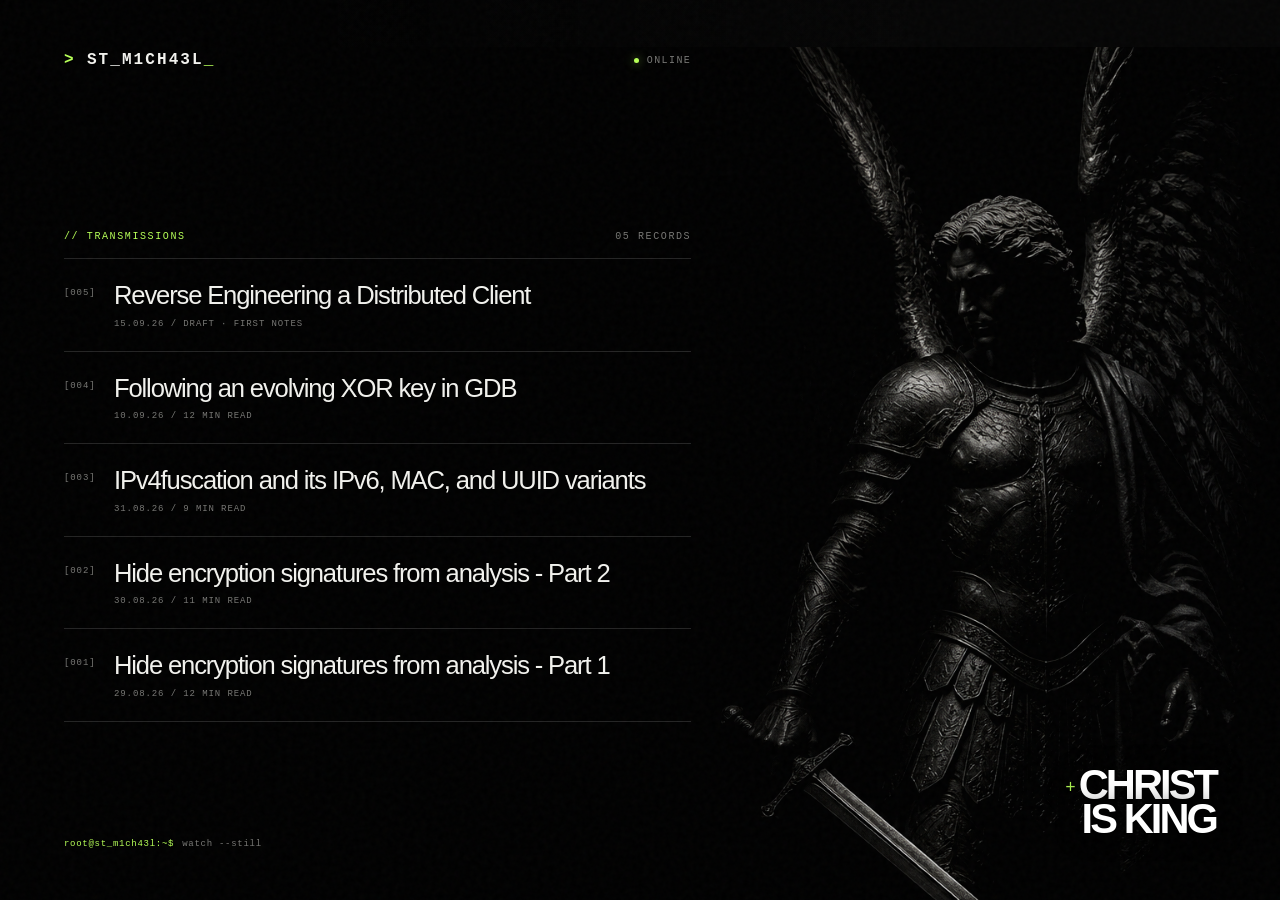
<file: index.html>
<!doctype html>
<html lang="en">
  <head>
    <meta charset="UTF-8" />
    <meta name="viewport" content="width=device-width, initial-scale=1.0" />
    <meta
      name="description"
      content="ST_M1CH43L — field notes on faith, systems, and the machine."
    />
    <meta name="theme-color" content="#050505" />
    <meta property="og:title" content="ST_M1CH43L" />
    <meta
      property="og:description"
      content="Field notes on faith, systems, and the machine."
    />
    <meta property="og:type" content="website" />
    <meta property="og:image" content="assets/st-michael.png" />
    <title>ST_M1CH43L</title>
    <link rel="icon" href="assets/favicon.svg" type="image/svg+xml" />
    <link rel="stylesheet" href="styles.css" />
  </head>
  <body>
    <div class="background" aria-hidden="true"></div>
    <div class="noise" aria-hidden="true"></div>

    <main class="shell">
      <header class="site-header">
        <a class="wordmark" href="./" aria-label="ST M1CH43L home">
          <span class="prompt" aria-hidden="true">&gt;</span>
          ST_M1CH43L<span class="cursor" aria-hidden="true">_</span>
        </a>
        <span class="status"><i aria-hidden="true"></i> online</span>
      </header>

      <section class="entries" aria-labelledby="entries-title">
        <div class="section-label">
          <span id="entries-title">// transmissions</span>
          <span>05 records</span>
        </div>

        <nav class="entry-list" aria-label="Blog entries">
          <a class="entry" href="posts/reversing-a-private-client-without-the-name.html">
            <span class="entry-index">[005]</span>
            <span class="entry-copy">
              <span class="entry-title">Reverse Engineering a Distributed Client</span>
              <span class="entry-meta">15.09.26 / draft · first notes</span>
            </span>
            <span class="entry-arrow" aria-hidden="true">↗</span>
          </a>

          <a class="entry" href="posts/following-an-evolving-xor-key-in-gdb.html">
            <span class="entry-index">[004]</span>
            <span class="entry-copy">
              <span class="entry-title">Following an evolving XOR key in GDB</span>
              <span class="entry-meta">10.09.26 / 12 min read</span>
            </span>
            <span class="entry-arrow" aria-hidden="true">↗</span>
          </a>

          <a class="entry" href="posts/ipv4fuscation-ipv6-mac-uuid.html">
            <span class="entry-index">[003]</span>
            <span class="entry-copy">
              <span class="entry-title">IPv4fuscation and its IPv6, MAC, and UUID variants</span>
              <span class="entry-meta">31.08.26 / 9 min read</span>
            </span>
            <span class="entry-arrow" aria-hidden="true">↗</span>
          </a>

          <a class="entry" href="posts/hide-encryption-signatures-from-analysis-part-2.html">
            <span class="entry-index">[002]</span>
            <span class="entry-copy">
              <span class="entry-title">Hide encryption signatures from analysis - Part 2</span>
              <span class="entry-meta">30.08.26 / 11 min read</span>
            </span>
            <span class="entry-arrow" aria-hidden="true">↗</span>
          </a>

          <a class="entry" href="posts/hide-encryption-signatures-from-analysis.html">
            <span class="entry-index">[001]</span>
            <span class="entry-copy">
              <span class="entry-title">Hide encryption signatures from analysis - Part 1</span>
              <span class="entry-meta">29.08.26 / 12 min read</span>
            </span>
            <span class="entry-arrow" aria-hidden="true">↗</span>
          </a>
        </nav>
      </section>

      <footer class="footer-line">
        <span>root@st_m1ch43l:~$</span>
        <span class="footer-command">watch --still</span>
      </footer>
    </main>

    <p class="creed" aria-label="Christ is king">
      <span>Christ</span>
      <span>is king</span>
    </p>
  </body>
</html>
</file>
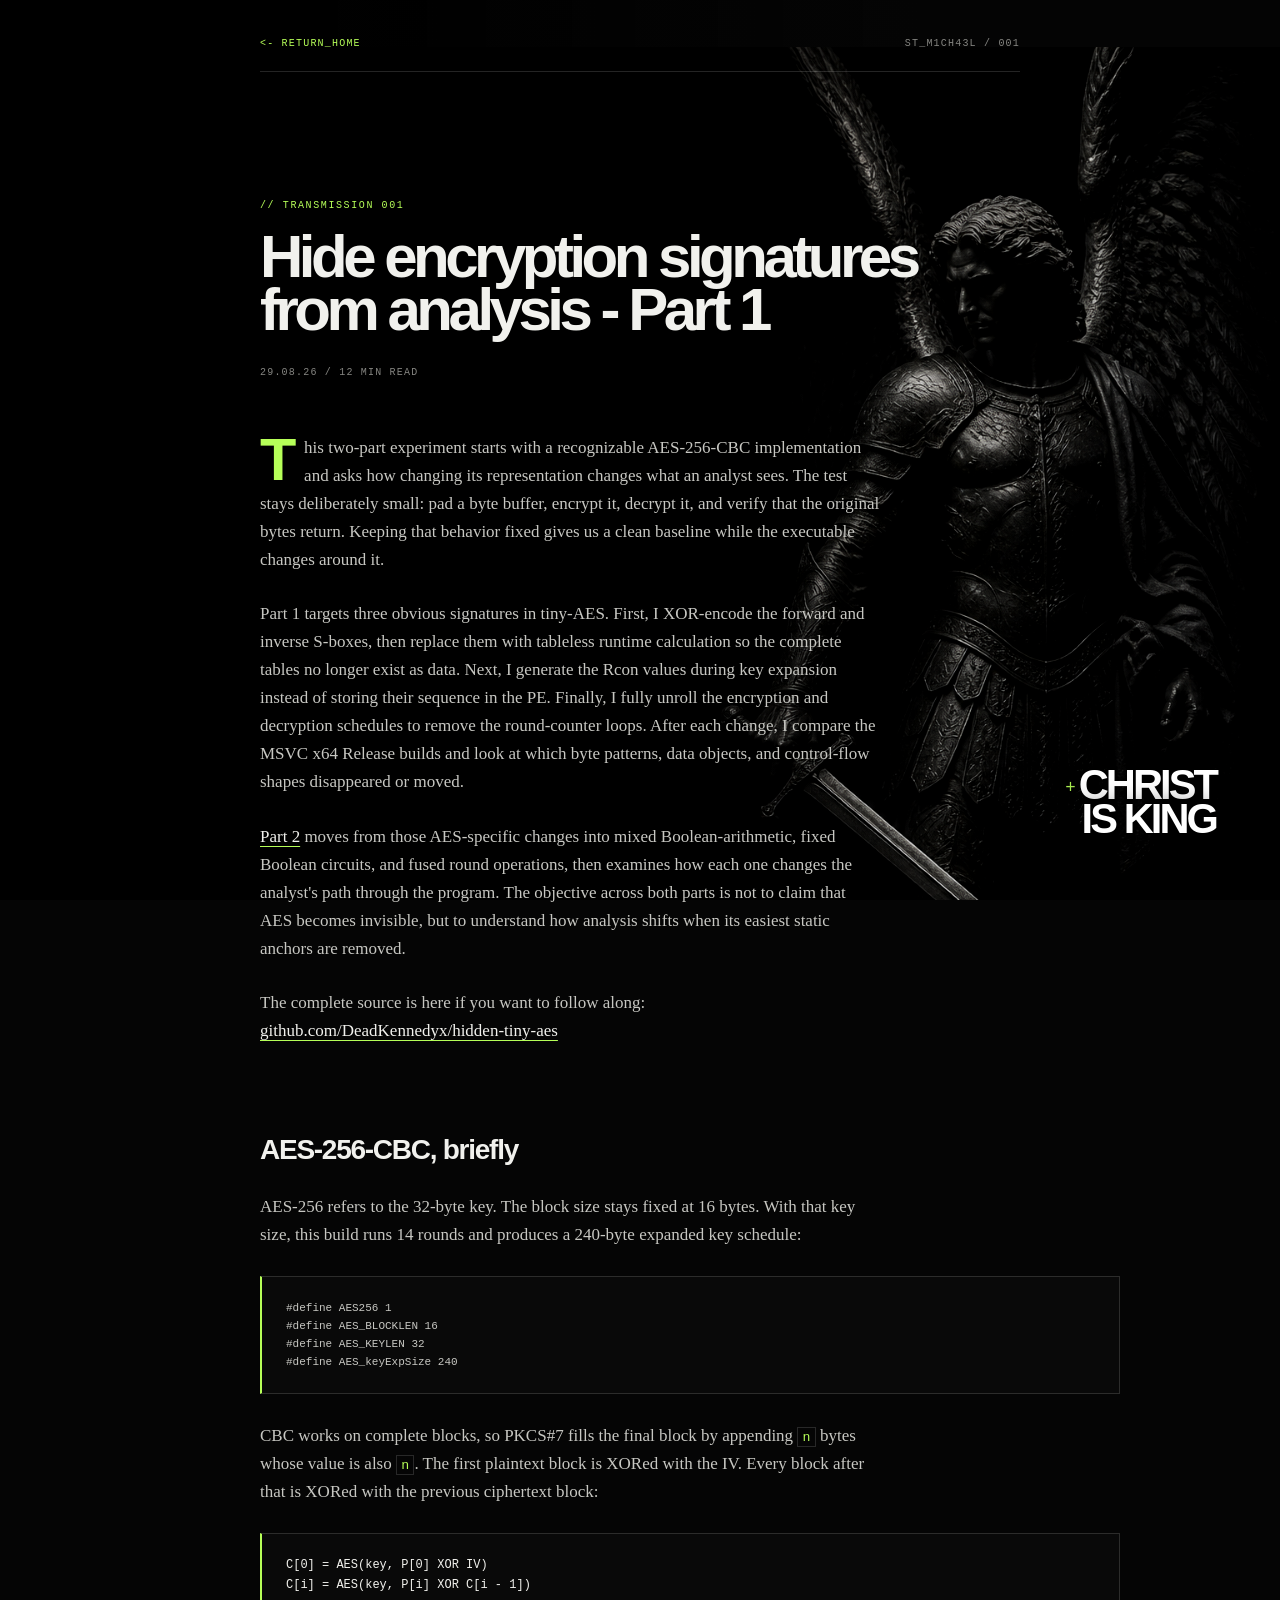
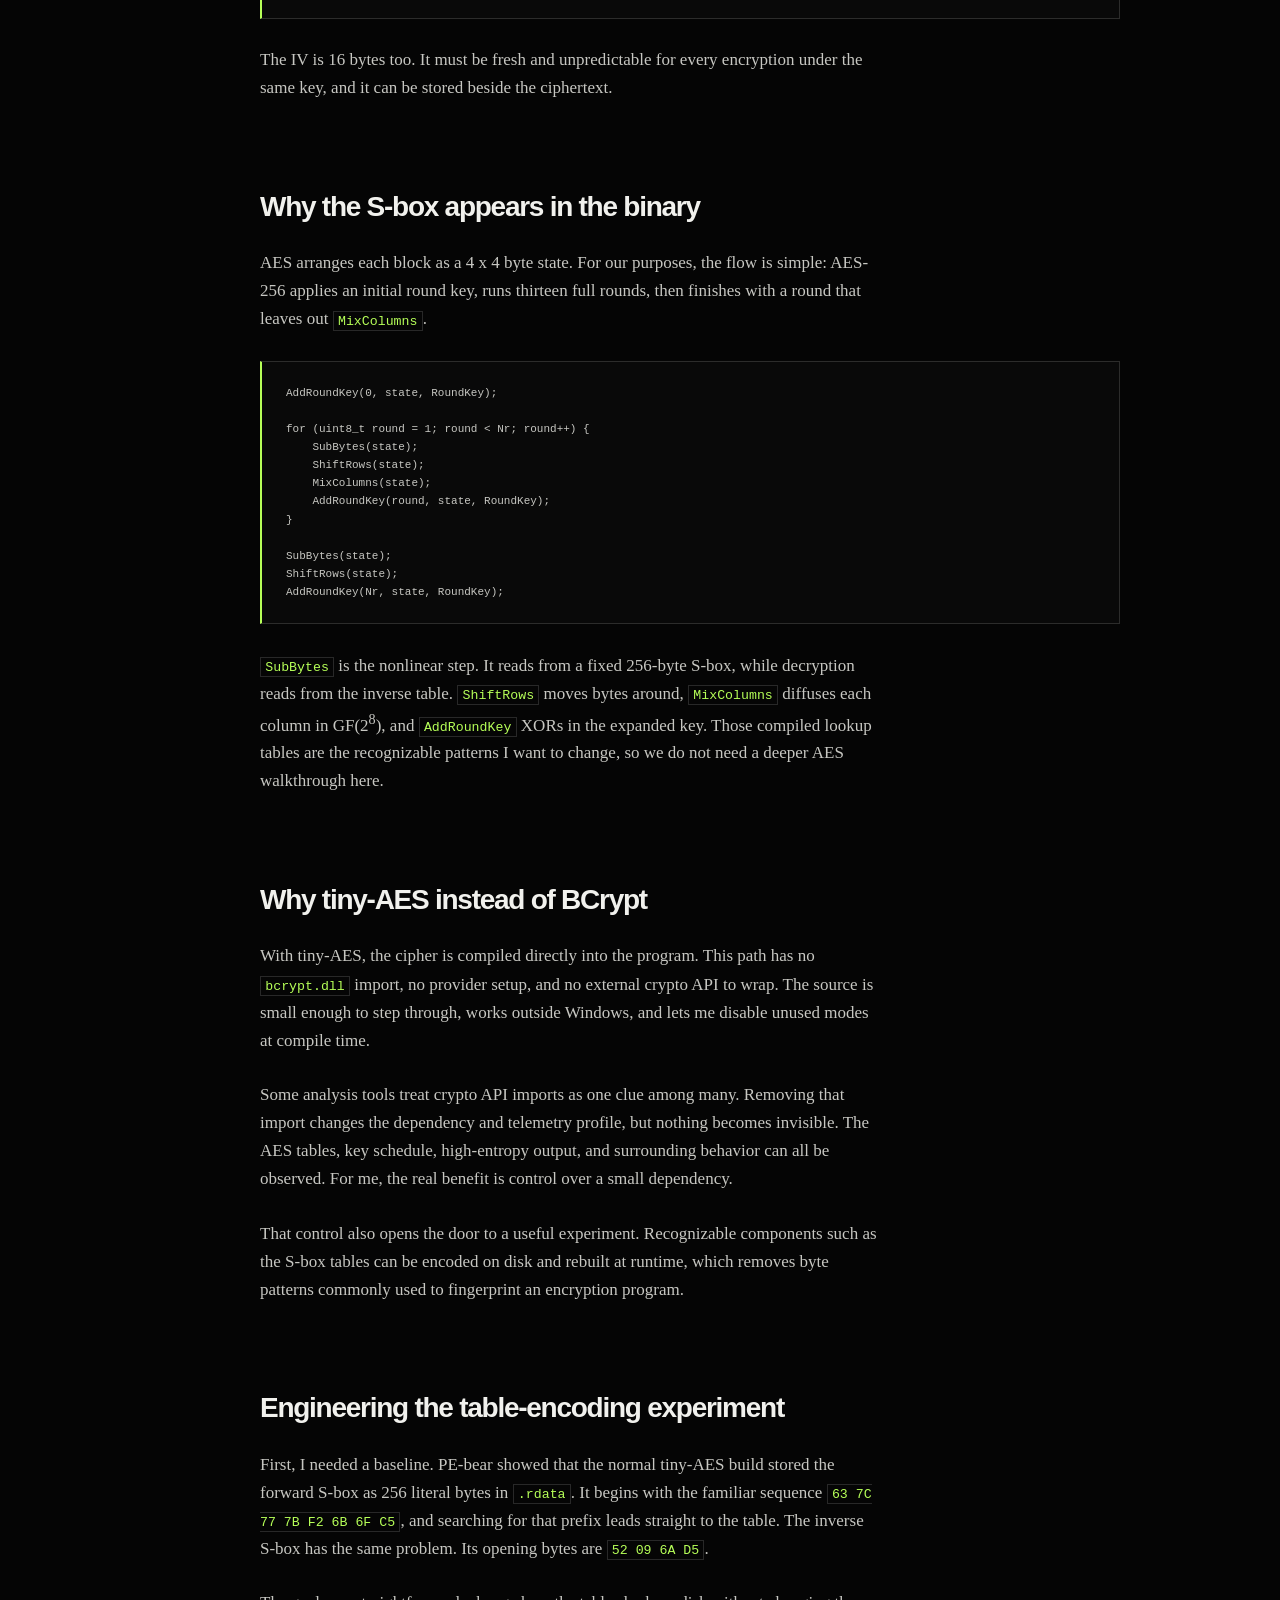
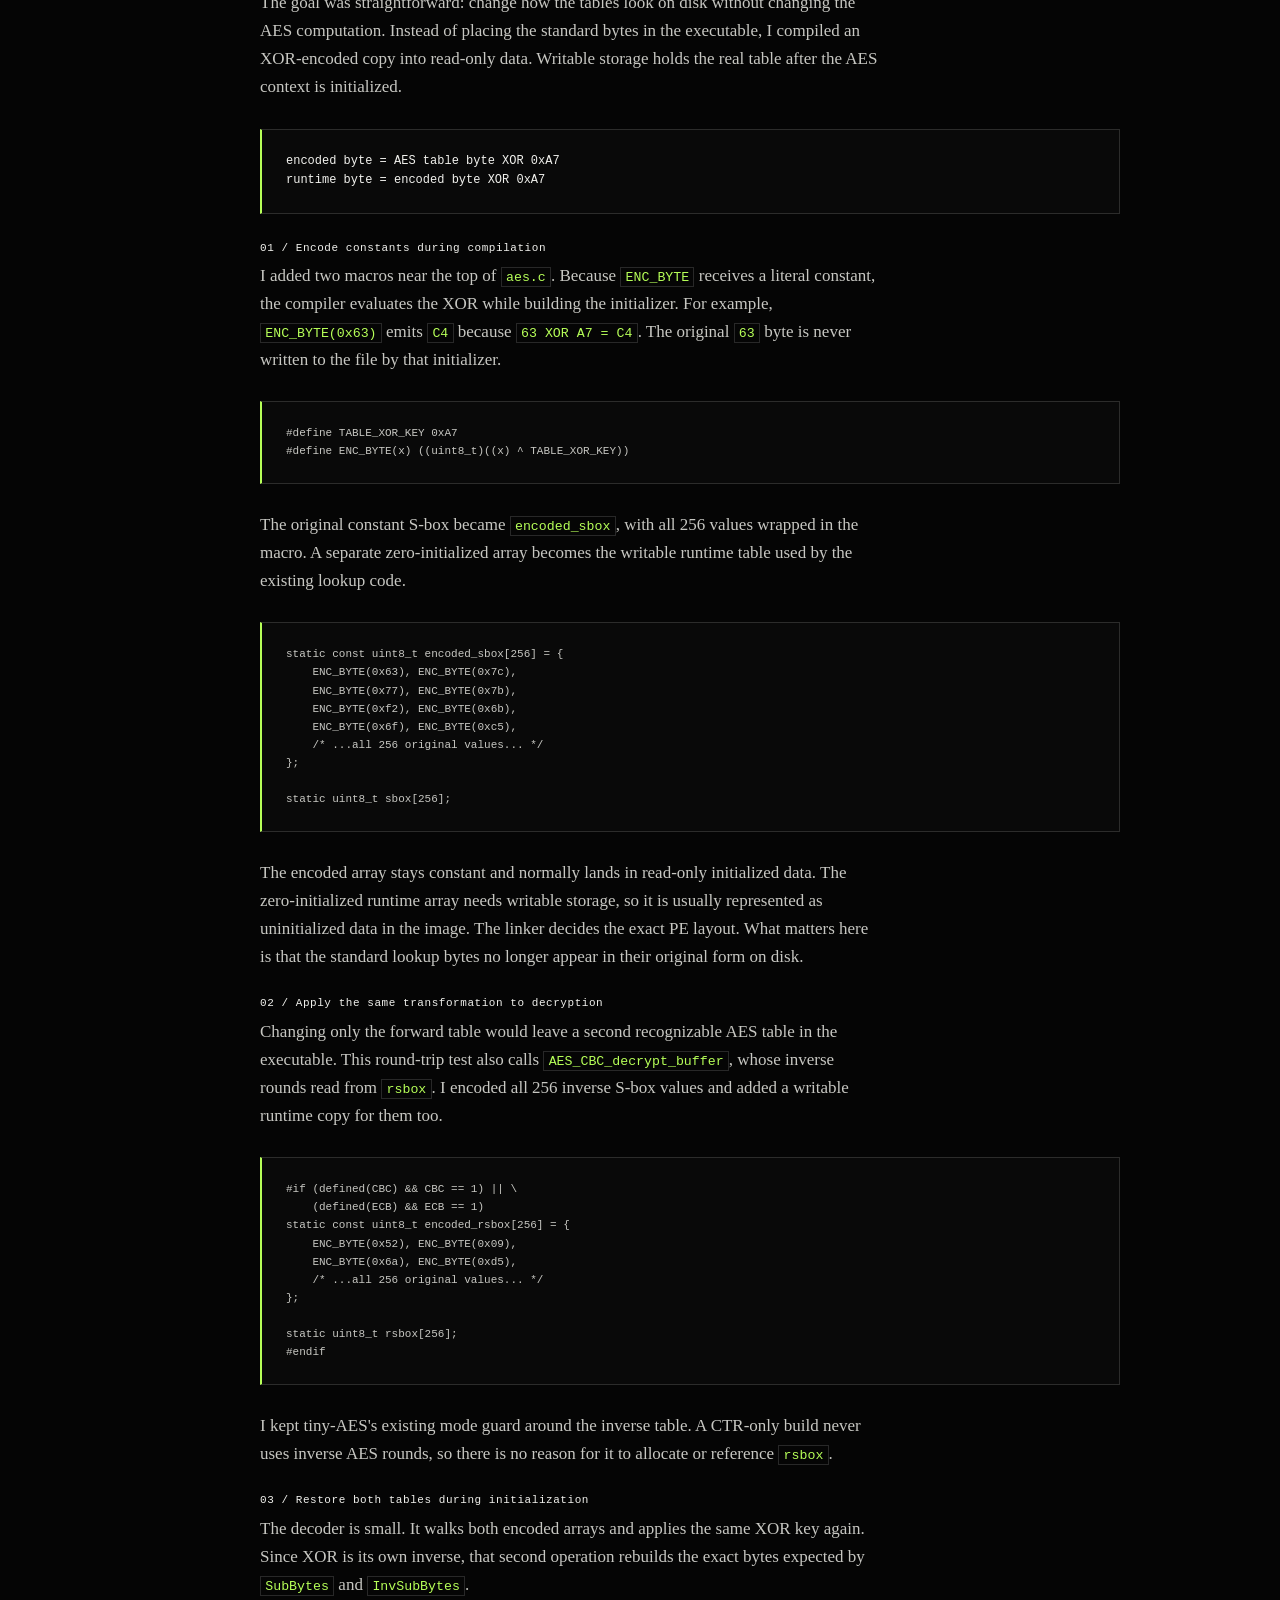
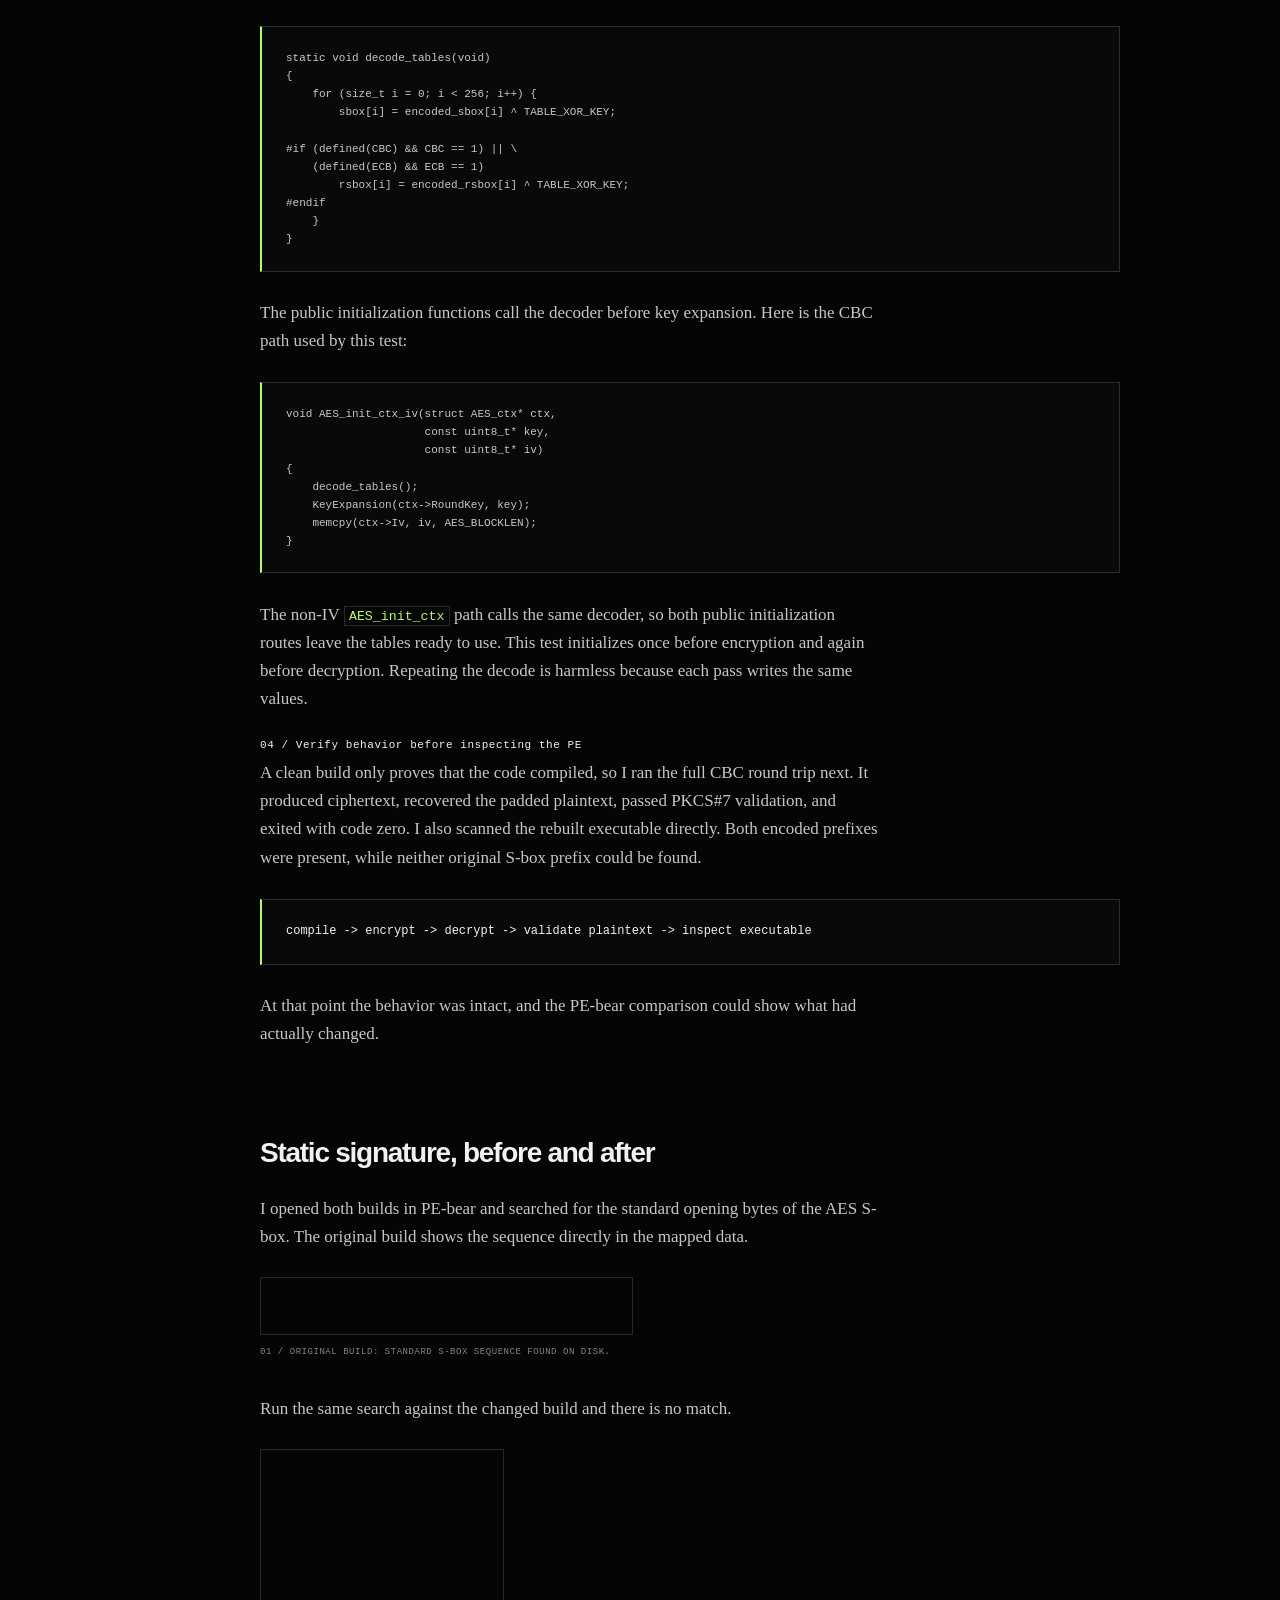
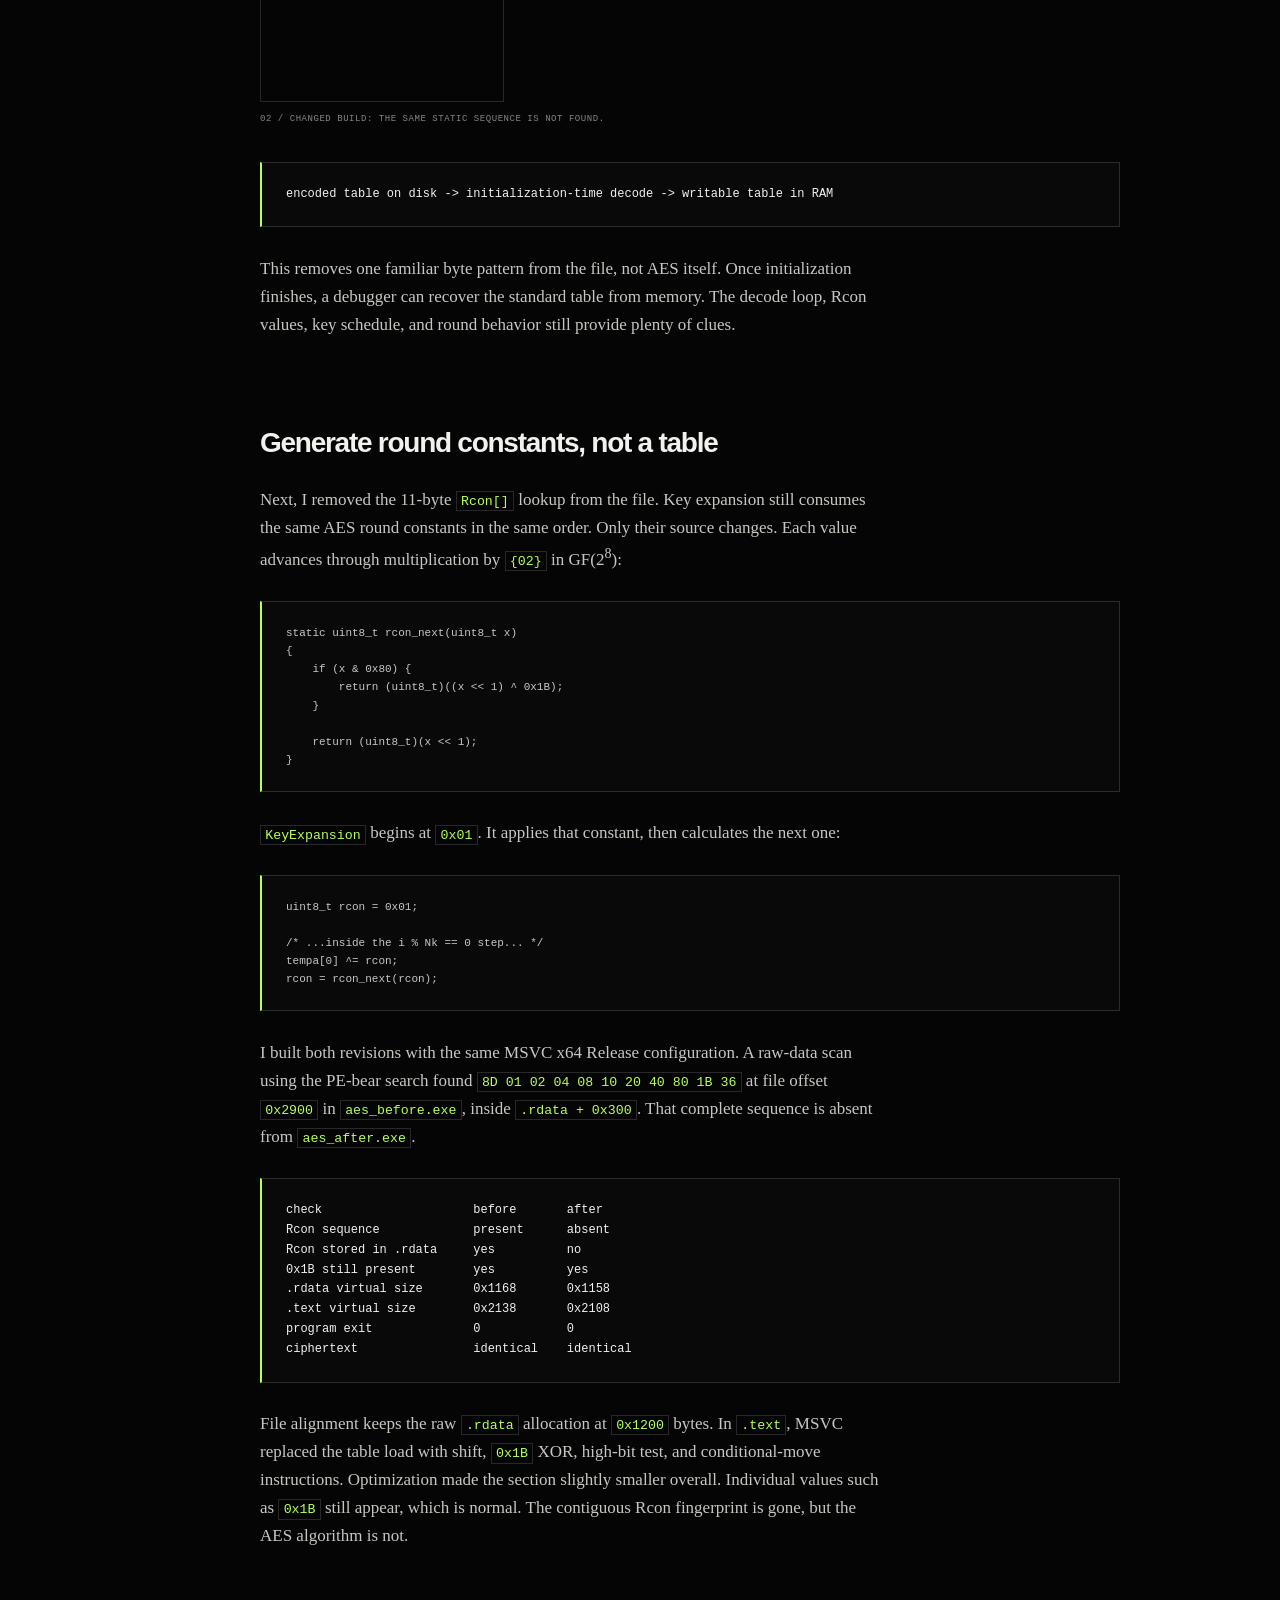
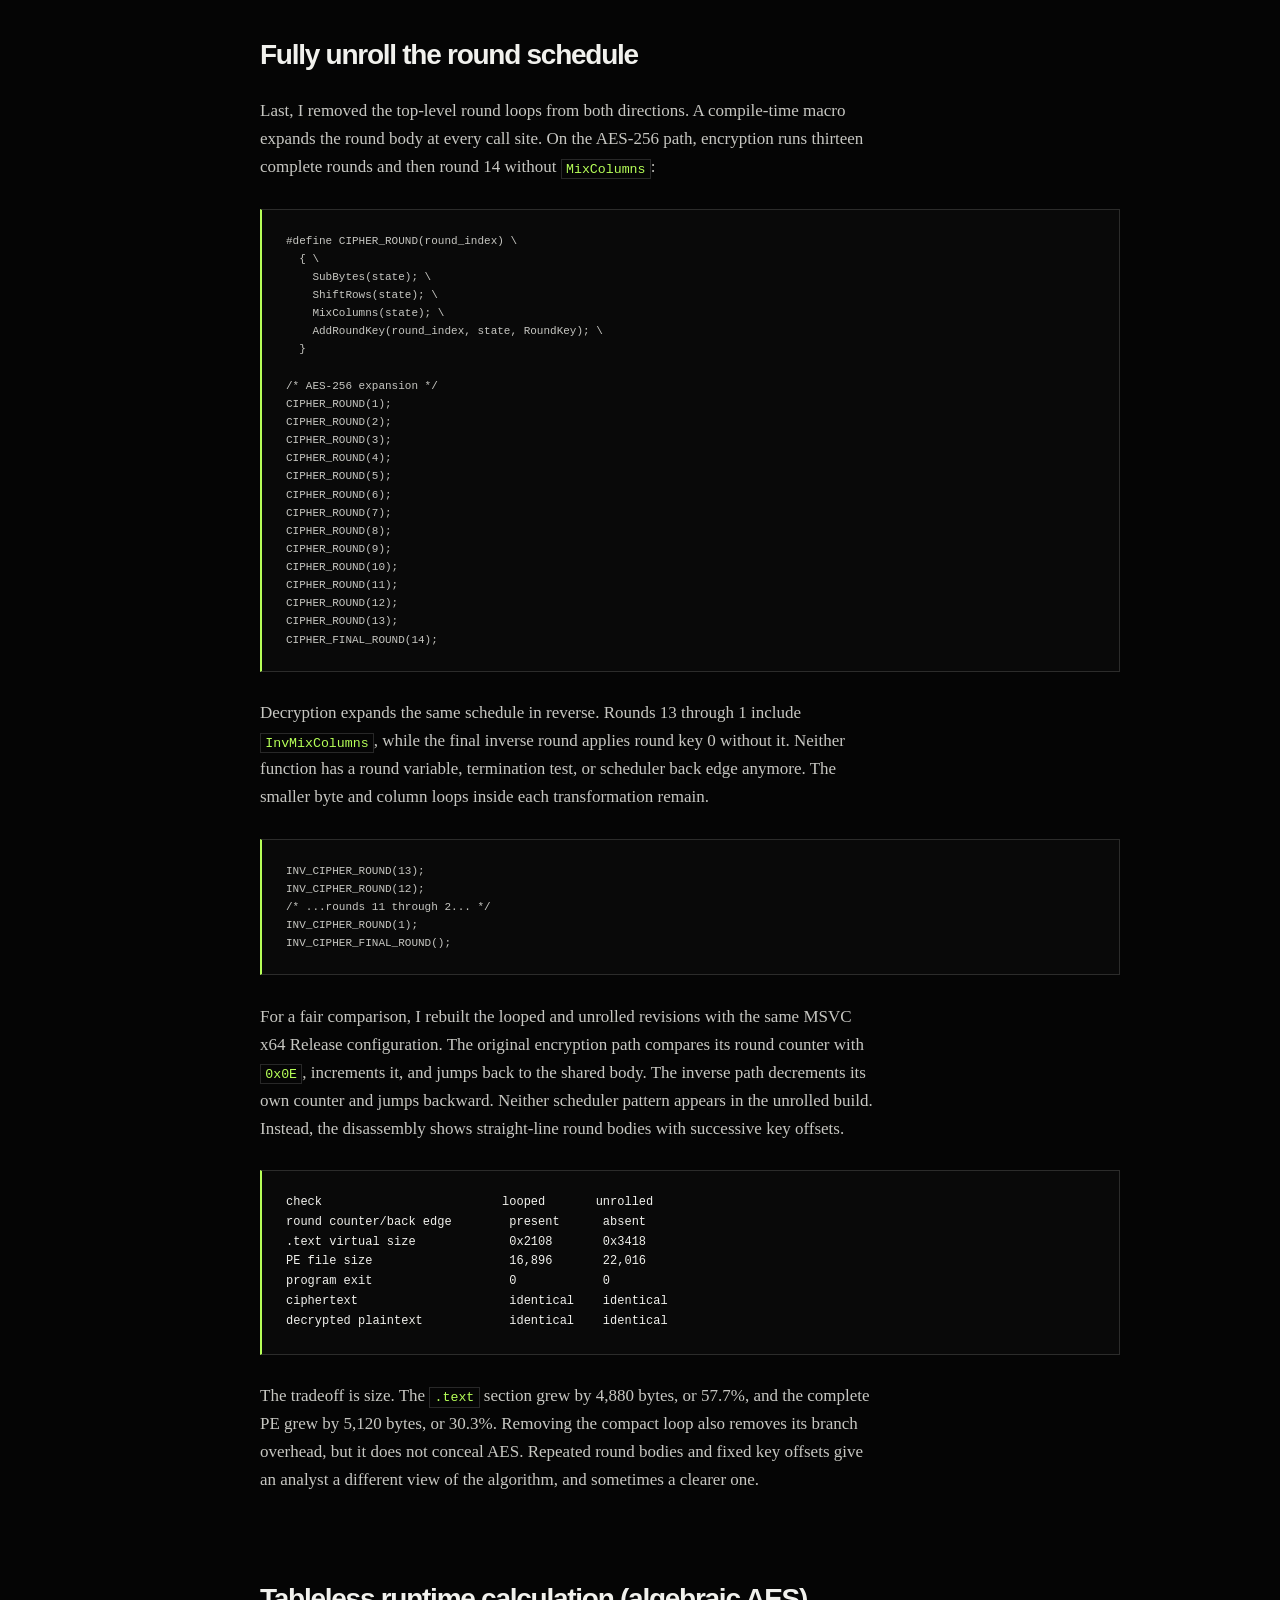
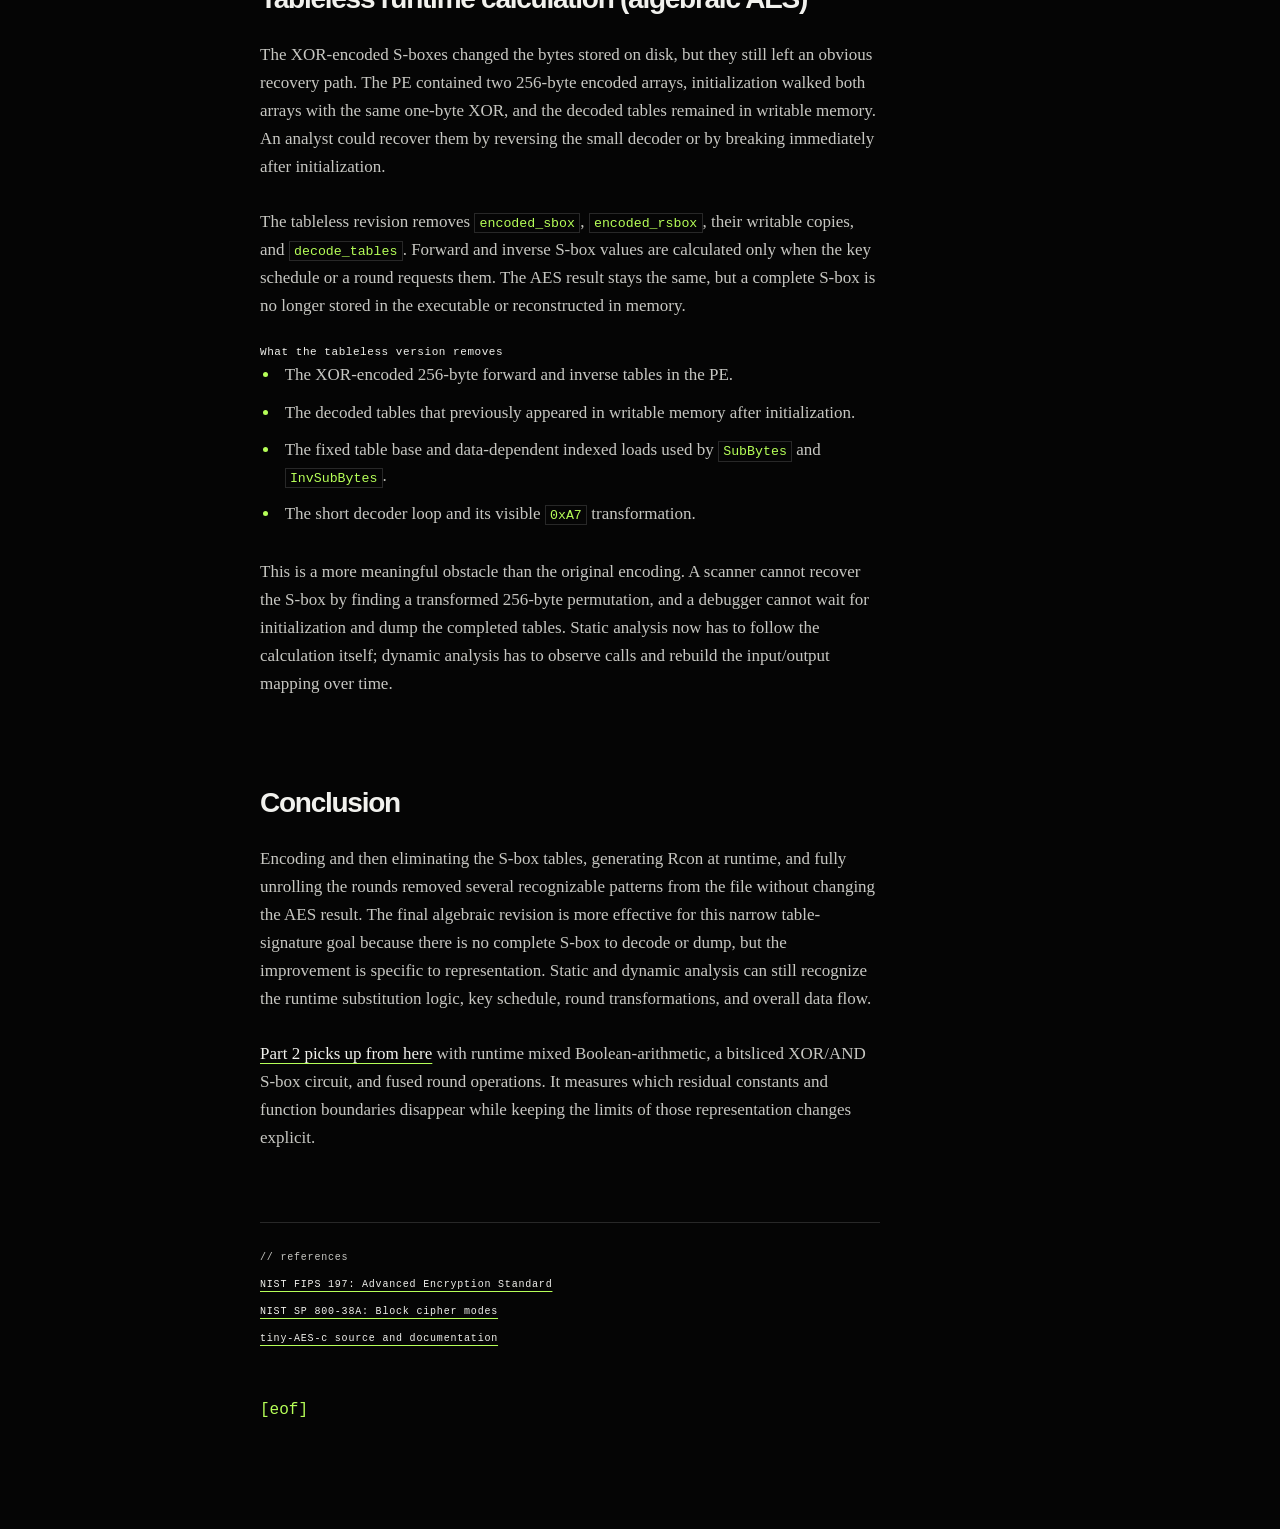
<file: posts/encrypting-a-payload-with-tiny-aes.html>
<!doctype html>
<html lang="en">
  <head>
    <meta charset="UTF-8" />
    <meta name="viewport" content="width=device-width, initial-scale=1.0" />
    <meta name="robots" content="noindex" />
    <meta
      http-equiv="refresh"
      content="0; url=hide-encryption-signatures-from-analysis.html"
    />
    <link rel="canonical" href="hide-encryption-signatures-from-analysis.html" />
    <title>Redirecting — ST_M1CH43L</title>
  </head>
  <body>
    <p>
      <a href="hide-encryption-signatures-from-analysis.html">
        Continue to the renamed article
      </a>
    </p>
  </body>
</html>
</file>
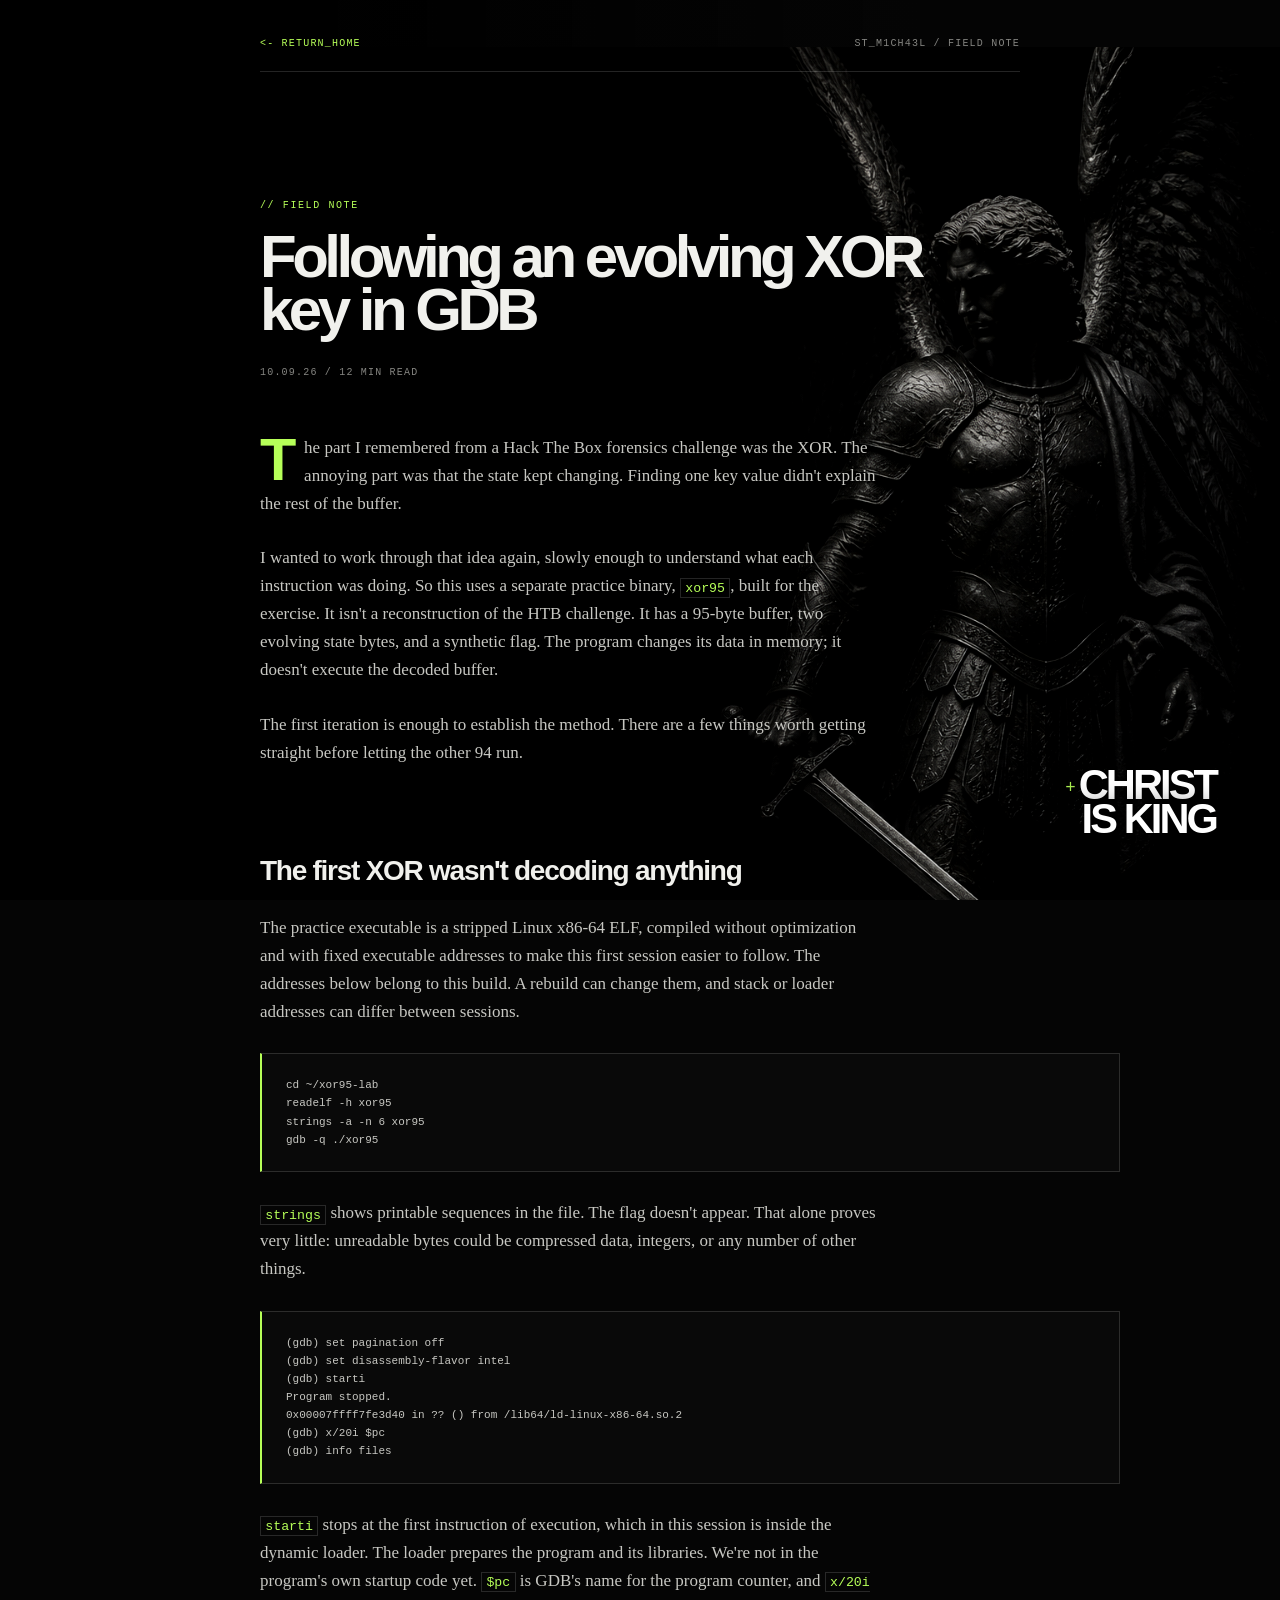
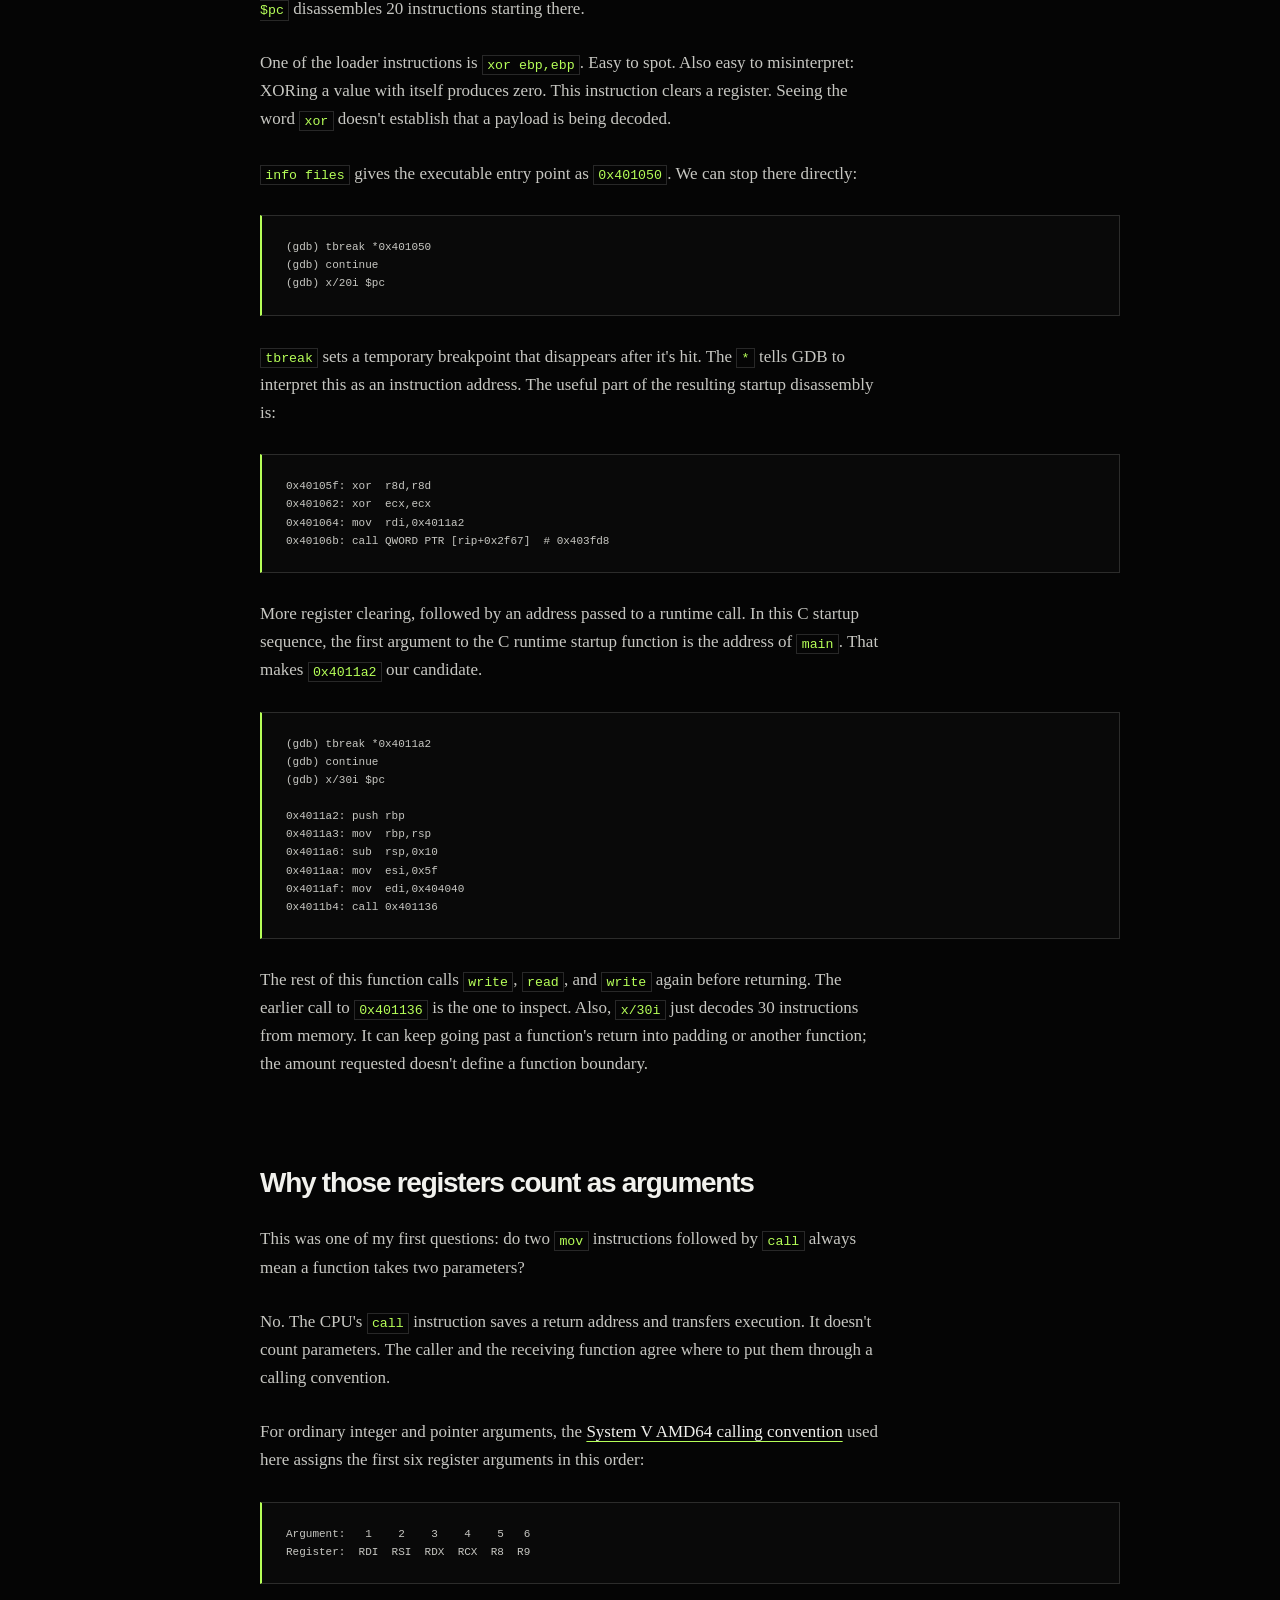
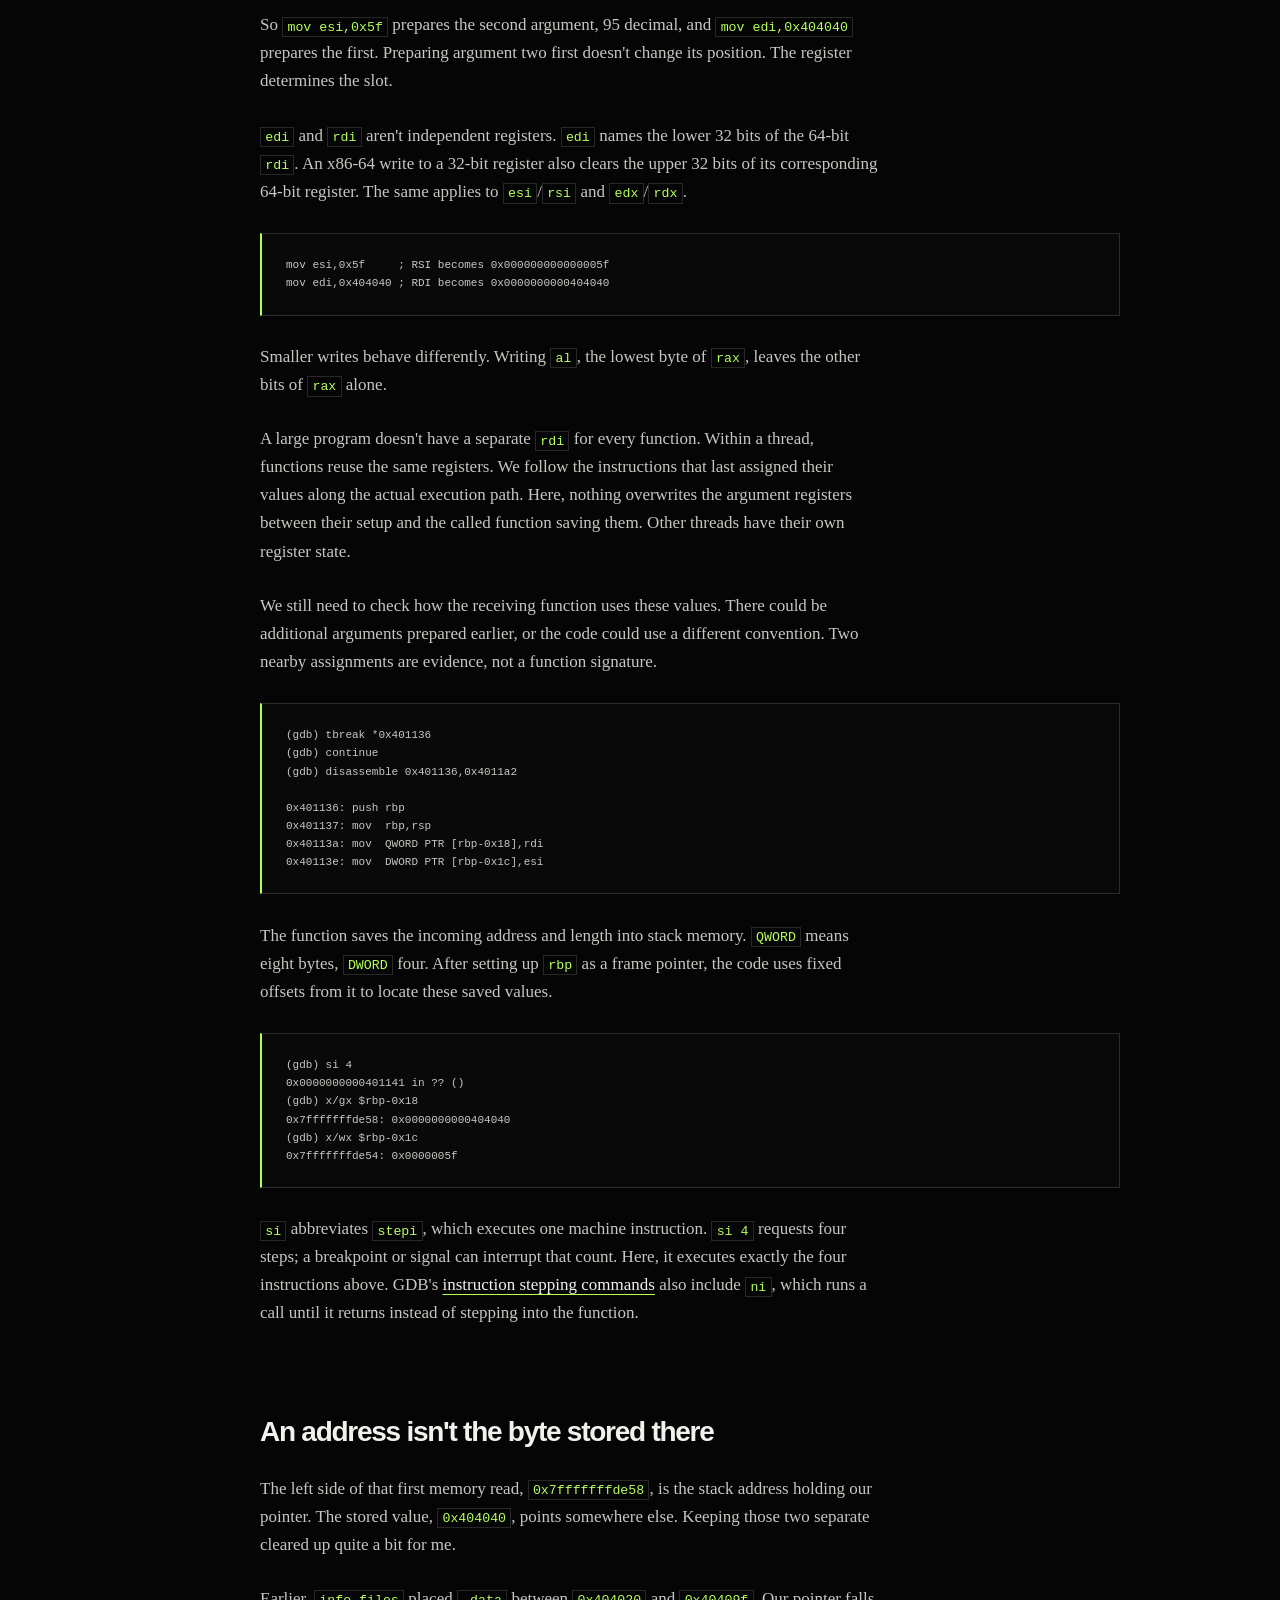
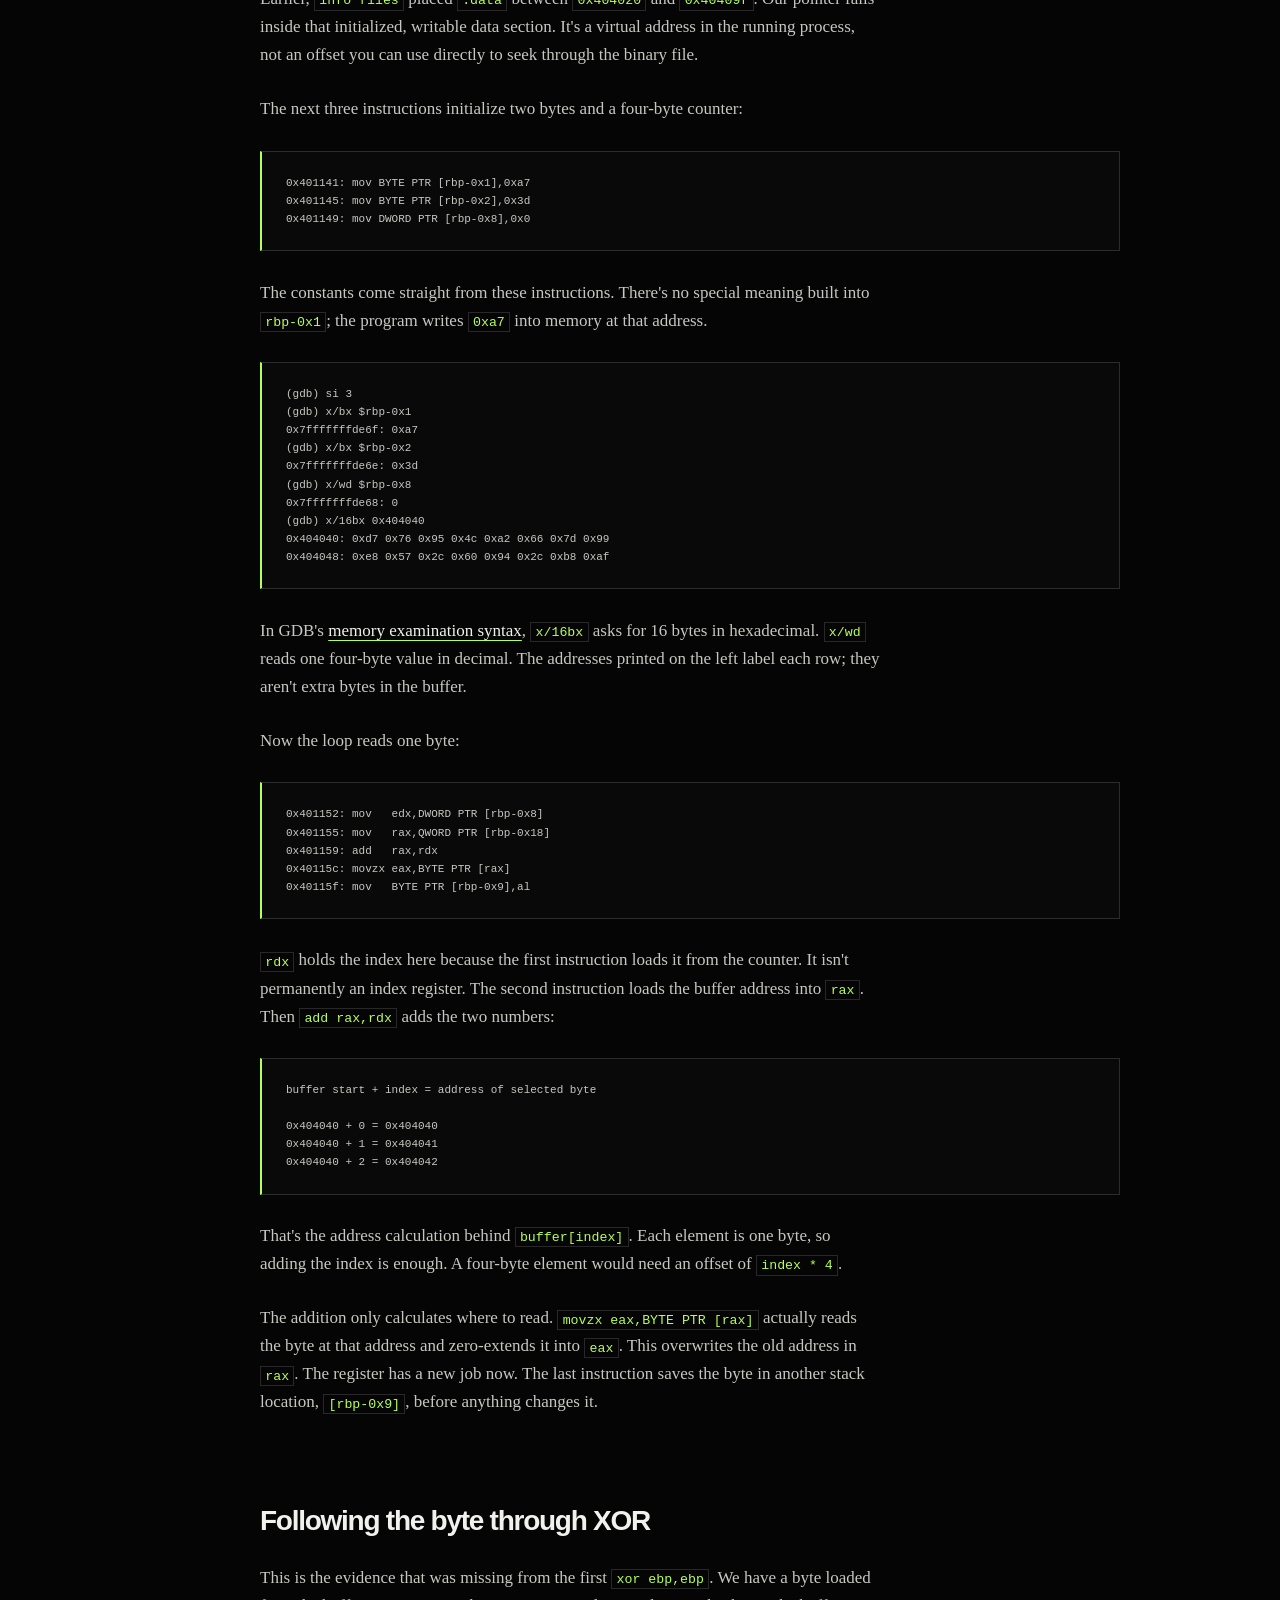
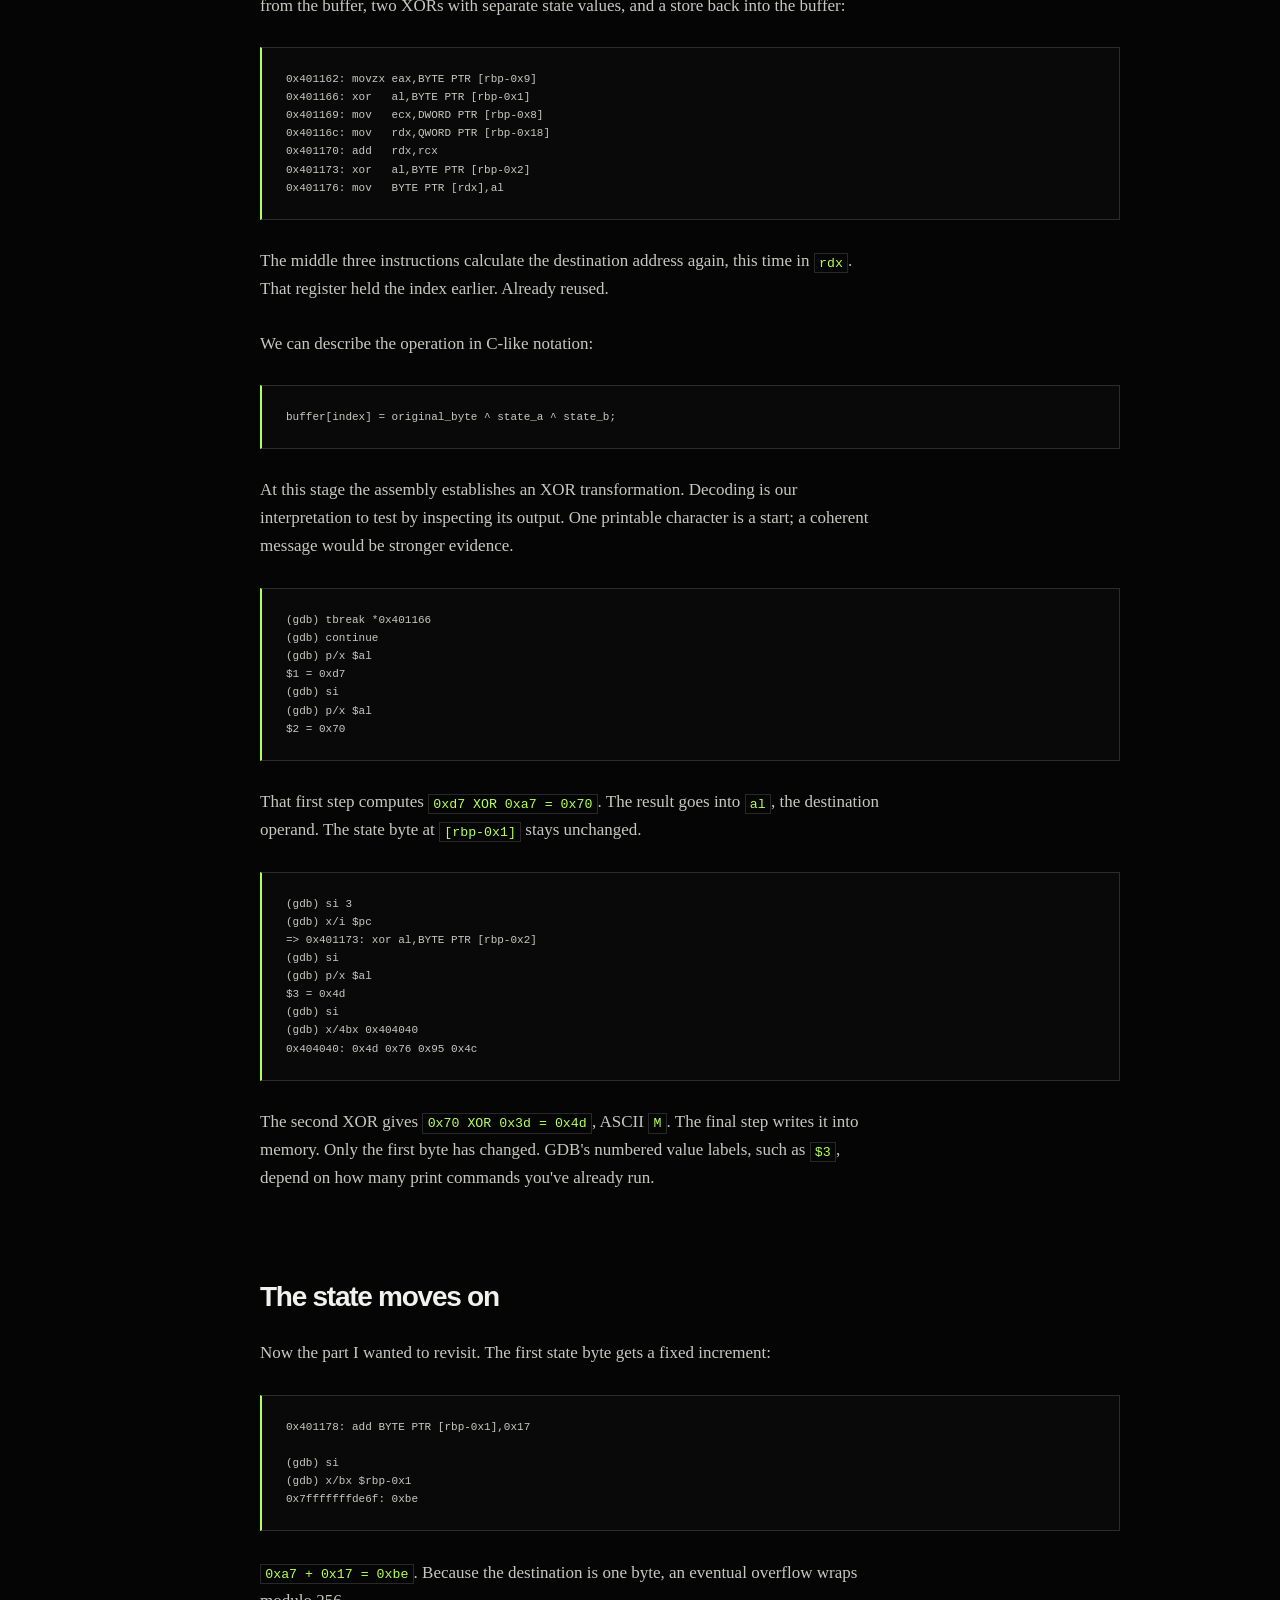
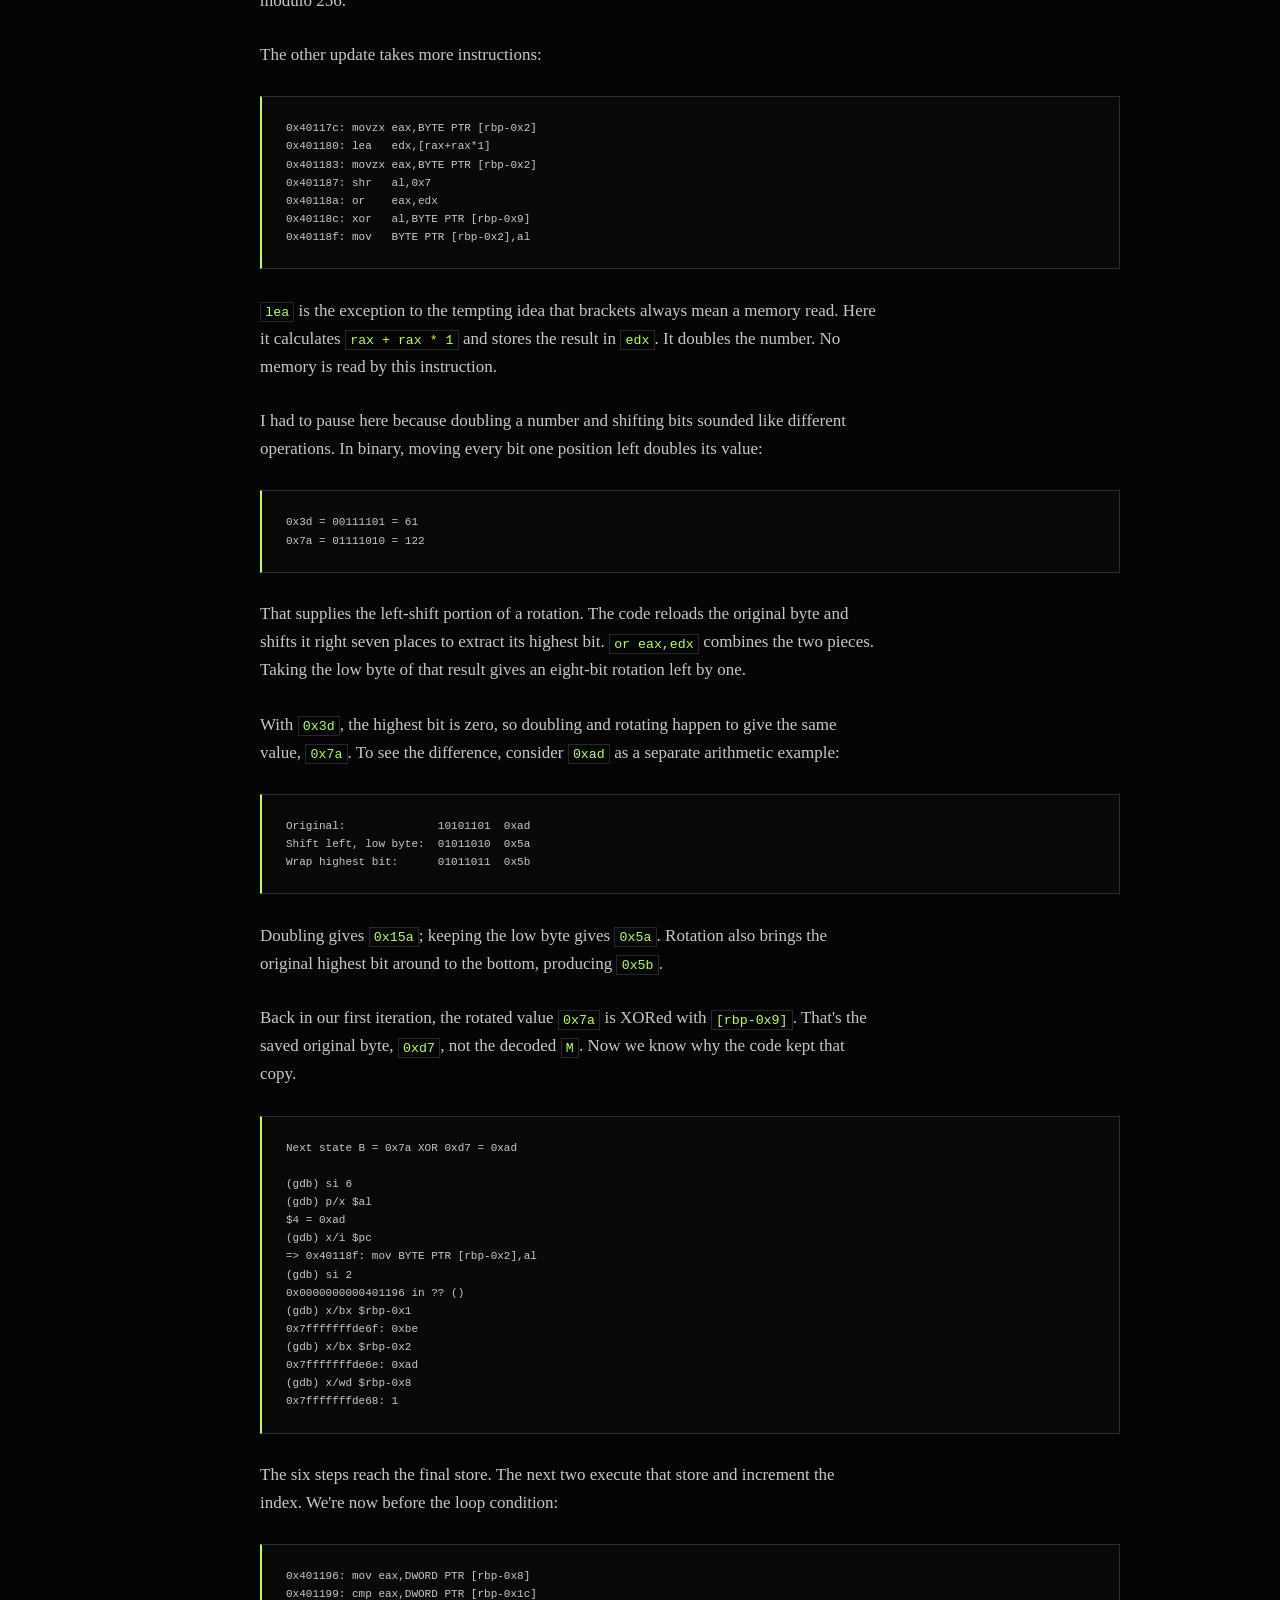
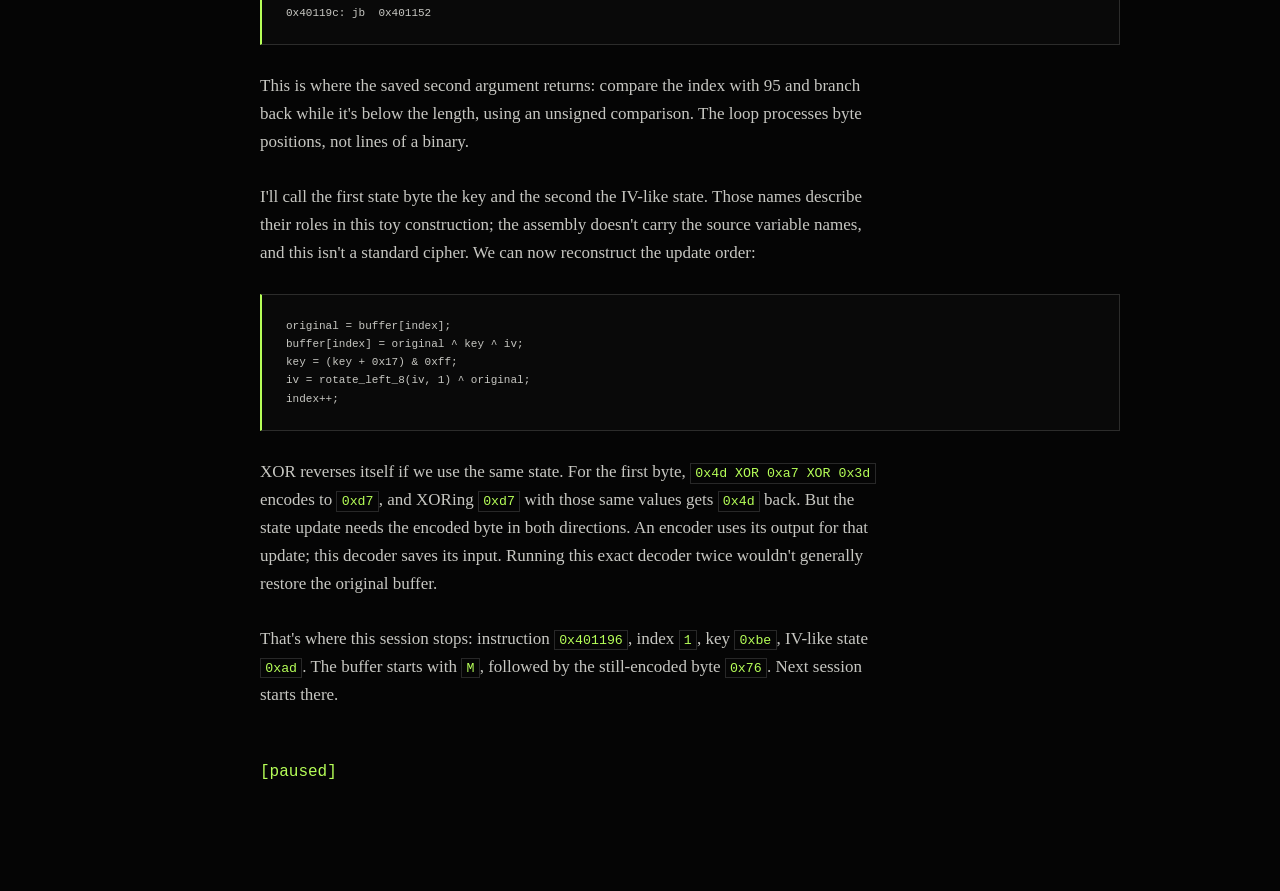
<file: posts/following-an-evolving-xor-key-in-gdb.html>
<!doctype html>
<html lang="en">
  <head>
    <meta charset="UTF-8" />
    <meta name="viewport" content="width=device-width, initial-scale=1.0" />
    <meta name="description" content="Following a stripped Linux binary in GDB, from function arguments and buffer addresses to the first byte decoded with evolving XOR state." />
    <meta name="robots" content="noindex" />
    <meta name="theme-color" content="#050505" />
    <title>Following an evolving XOR key in GDB - ST_M1CH43L</title>
    <link rel="icon" href="../assets/favicon.svg" type="image/svg+xml" />
    <link rel="stylesheet" href="post.css" />
  </head>
  <body>
    <div class="post-background" aria-hidden="true"></div>
    <main class="post-shell">
      <nav class="post-nav">
        <a href="../index.html">&lt;- return_home</a>
        <span>ST_M1CH43L / field note</span>
      </nav>
      <p class="post-creed" aria-hidden="true"><span>Christ</span><span>is king</span></p>

      <article>
        <p class="kicker">// field note</p>
        <h1>Following an evolving XOR key in GDB</h1>
        <p class="post-meta">10.09.26 / 12 min read</p>

        <div class="body-copy">
          <p>The part I remembered from a Hack The Box forensics challenge was the XOR. The annoying part was that the state kept changing. Finding one key value didn't explain the rest of the buffer.</p>

          <p>I wanted to work through that idea again, slowly enough to understand what each instruction was doing. So this uses a separate practice binary, <code>xor95</code>, built for the exercise. It isn't a reconstruction of the HTB challenge. It has a 95-byte buffer, two evolving state bytes, and a synthetic flag. The program changes its data in memory; it doesn't execute the decoded buffer.</p>

          <p>The first iteration is enough to establish the method. There are a few things worth getting straight before letting the other 94 run.</p>

          <h2>The first XOR wasn't decoding anything</h2>

          <p>The practice executable is a stripped Linux x86-64 ELF, compiled without optimization and with fixed executable addresses to make this first session easier to follow. The addresses below belong to this build. A rebuild can change them, and stack or loader addresses can differ between sessions.</p>

          <pre><code>cd ~/xor95-lab
readelf -h xor95
strings -a -n 6 xor95
gdb -q ./xor95</code></pre>

          <p><code>strings</code> shows printable sequences in the file. The flag doesn't appear. That alone proves very little: unreadable bytes could be compressed data, integers, or any number of other things.</p>

          <pre><code>(gdb) set pagination off
(gdb) set disassembly-flavor intel
(gdb) starti
Program stopped.
0x00007ffff7fe3d40 in ?? () from /lib64/ld-linux-x86-64.so.2
(gdb) x/20i $pc
(gdb) info files</code></pre>

          <p><code>starti</code> stops at the first instruction of execution, which in this session is inside the dynamic loader. The loader prepares the program and its libraries. We're not in the program's own startup code yet. <code>$pc</code> is GDB's name for the program counter, and <code>x/20i $pc</code> disassembles 20 instructions starting there.</p>

          <p>One of the loader instructions is <code>xor ebp,ebp</code>. Easy to spot. Also easy to misinterpret: XORing a value with itself produces zero. This instruction clears a register. Seeing the word <code>xor</code> doesn't establish that a payload is being decoded.</p>

          <p><code>info files</code> gives the executable entry point as <code>0x401050</code>. We can stop there directly:</p>

          <pre><code>(gdb) tbreak *0x401050
(gdb) continue
(gdb) x/20i $pc</code></pre>

          <p><code>tbreak</code> sets a temporary breakpoint that disappears after it's hit. The <code>*</code> tells GDB to interpret this as an instruction address. The useful part of the resulting startup disassembly is:</p>

          <pre><code>0x40105f: xor  r8d,r8d
0x401062: xor  ecx,ecx
0x401064: mov  rdi,0x4011a2
0x40106b: call QWORD PTR [rip+0x2f67]  # 0x403fd8</code></pre>

          <p>More register clearing, followed by an address passed to a runtime call. In this C startup sequence, the first argument to the C runtime startup function is the address of <code>main</code>. That makes <code>0x4011a2</code> our candidate.</p>

          <pre><code>(gdb) tbreak *0x4011a2
(gdb) continue
(gdb) x/30i $pc

0x4011a2: push rbp
0x4011a3: mov  rbp,rsp
0x4011a6: sub  rsp,0x10
0x4011aa: mov  esi,0x5f
0x4011af: mov  edi,0x404040
0x4011b4: call 0x401136</code></pre>

          <p>The rest of this function calls <code>write</code>, <code>read</code>, and <code>write</code> again before returning. The earlier call to <code>0x401136</code> is the one to inspect. Also, <code>x/30i</code> just decodes 30 instructions from memory. It can keep going past a function's return into padding or another function; the amount requested doesn't define a function boundary.</p>

          <h2>Why those registers count as arguments</h2>

          <p>This was one of my first questions: do two <code>mov</code> instructions followed by <code>call</code> always mean a function takes two parameters?</p>

          <p>No. The CPU's <code>call</code> instruction saves a return address and transfers execution. It doesn't count parameters. The caller and the receiving function agree where to put them through a calling convention.</p>

          <p>For ordinary integer and pointer arguments, the <a href="https://gitlab.com/x86-psABIs/x86-64-ABI" rel="noreferrer">System V AMD64 calling convention</a> used here assigns the first six register arguments in this order:</p>

          <pre><code>Argument:   1    2    3    4    5   6
Register:  RDI  RSI  RDX  RCX  R8  R9</code></pre>

          <p>So <code>mov esi,0x5f</code> prepares the second argument, 95 decimal, and <code>mov edi,0x404040</code> prepares the first. Preparing argument two first doesn't change its position. The register determines the slot.</p>

          <p><code>edi</code> and <code>rdi</code> aren't independent registers. <code>edi</code> names the lower 32 bits of the 64-bit <code>rdi</code>. An x86-64 write to a 32-bit register also clears the upper 32 bits of its corresponding 64-bit register. The same applies to <code>esi</code>/<code>rsi</code> and <code>edx</code>/<code>rdx</code>.</p>

          <pre><code>mov esi,0x5f     ; RSI becomes 0x000000000000005f
mov edi,0x404040 ; RDI becomes 0x0000000000404040</code></pre>

          <p>Smaller writes behave differently. Writing <code>al</code>, the lowest byte of <code>rax</code>, leaves the other bits of <code>rax</code> alone.</p>

          <p>A large program doesn't have a separate <code>rdi</code> for every function. Within a thread, functions reuse the same registers. We follow the instructions that last assigned their values along the actual execution path. Here, nothing overwrites the argument registers between their setup and the called function saving them. Other threads have their own register state.</p>

          <p>We still need to check how the receiving function uses these values. There could be additional arguments prepared earlier, or the code could use a different convention. Two nearby assignments are evidence, not a function signature.</p>

          <pre><code>(gdb) tbreak *0x401136
(gdb) continue
(gdb) disassemble 0x401136,0x4011a2

0x401136: push rbp
0x401137: mov  rbp,rsp
0x40113a: mov  QWORD PTR [rbp-0x18],rdi
0x40113e: mov  DWORD PTR [rbp-0x1c],esi</code></pre>

          <p>The function saves the incoming address and length into stack memory. <code>QWORD</code> means eight bytes, <code>DWORD</code> four. After setting up <code>rbp</code> as a frame pointer, the code uses fixed offsets from it to locate these saved values.</p>

          <pre><code>(gdb) si 4
0x0000000000401141 in ?? ()
(gdb) x/gx $rbp-0x18
0x7fffffffde58: 0x0000000000404040
(gdb) x/wx $rbp-0x1c
0x7fffffffde54: 0x0000005f</code></pre>

          <p><code>si</code> abbreviates <code>stepi</code>, which executes one machine instruction. <code>si 4</code> requests four steps; a breakpoint or signal can interrupt that count. Here, it executes exactly the four instructions above. GDB's <a href="https://sourceware.org/gdb/current/onlinedocs/gdb.html/Continuing-and-Stepping.html" rel="noreferrer">instruction stepping commands</a> also include <code>ni</code>, which runs a call until it returns instead of stepping into the function.</p>

          <h2>An address isn't the byte stored there</h2>

          <p>The left side of that first memory read, <code>0x7fffffffde58</code>, is the stack address holding our pointer. The stored value, <code>0x404040</code>, points somewhere else. Keeping those two separate cleared up quite a bit for me.</p>

          <p>Earlier, <code>info files</code> placed <code>.data</code> between <code>0x404020</code> and <code>0x40409f</code>. Our pointer falls inside that initialized, writable data section. It's a virtual address in the running process, not an offset you can use directly to seek through the binary file.</p>

          <p>The next three instructions initialize two bytes and a four-byte counter:</p>

          <pre><code>0x401141: mov BYTE PTR [rbp-0x1],0xa7
0x401145: mov BYTE PTR [rbp-0x2],0x3d
0x401149: mov DWORD PTR [rbp-0x8],0x0</code></pre>

          <p>The constants come straight from these instructions. There's no special meaning built into <code>rbp-0x1</code>; the program writes <code>0xa7</code> into memory at that address.</p>

          <pre><code>(gdb) si 3
(gdb) x/bx $rbp-0x1
0x7fffffffde6f: 0xa7
(gdb) x/bx $rbp-0x2
0x7fffffffde6e: 0x3d
(gdb) x/wd $rbp-0x8
0x7fffffffde68: 0
(gdb) x/16bx 0x404040
0x404040: 0xd7 0x76 0x95 0x4c 0xa2 0x66 0x7d 0x99
0x404048: 0xe8 0x57 0x2c 0x60 0x94 0x2c 0xb8 0xaf</code></pre>

          <p>In GDB's <a href="https://sourceware.org/gdb/current/onlinedocs/gdb.html/Memory.html" rel="noreferrer">memory examination syntax</a>, <code>x/16bx</code> asks for 16 bytes in hexadecimal. <code>x/wd</code> reads one four-byte value in decimal. The addresses printed on the left label each row; they aren't extra bytes in the buffer.</p>

          <p>Now the loop reads one byte:</p>

          <pre><code>0x401152: mov   edx,DWORD PTR [rbp-0x8]
0x401155: mov   rax,QWORD PTR [rbp-0x18]
0x401159: add   rax,rdx
0x40115c: movzx eax,BYTE PTR [rax]
0x40115f: mov   BYTE PTR [rbp-0x9],al</code></pre>

          <p><code>rdx</code> holds the index here because the first instruction loads it from the counter. It isn't permanently an index register. The second instruction loads the buffer address into <code>rax</code>. Then <code>add rax,rdx</code> adds the two numbers:</p>

          <pre><code>buffer start + index = address of selected byte

0x404040 + 0 = 0x404040
0x404040 + 1 = 0x404041
0x404040 + 2 = 0x404042</code></pre>

          <p>That's the address calculation behind <code>buffer[index]</code>. Each element is one byte, so adding the index is enough. A four-byte element would need an offset of <code>index * 4</code>.</p>

          <p>The addition only calculates where to read. <code>movzx eax,BYTE PTR [rax]</code> actually reads the byte at that address and zero-extends it into <code>eax</code>. This overwrites the old address in <code>rax</code>. The register has a new job now. The last instruction saves the byte in another stack location, <code>[rbp-0x9]</code>, before anything changes it.</p>

          <h2>Following the byte through XOR</h2>

          <p>This is the evidence that was missing from the first <code>xor ebp,ebp</code>. We have a byte loaded from the buffer, two XORs with separate state values, and a store back into the buffer:</p>

          <pre><code>0x401162: movzx eax,BYTE PTR [rbp-0x9]
0x401166: xor   al,BYTE PTR [rbp-0x1]
0x401169: mov   ecx,DWORD PTR [rbp-0x8]
0x40116c: mov   rdx,QWORD PTR [rbp-0x18]
0x401170: add   rdx,rcx
0x401173: xor   al,BYTE PTR [rbp-0x2]
0x401176: mov   BYTE PTR [rdx],al</code></pre>

          <p>The middle three instructions calculate the destination address again, this time in <code>rdx</code>. That register held the index earlier. Already reused.</p>

          <p>We can describe the operation in C-like notation:</p>

          <pre><code>buffer[index] = original_byte ^ state_a ^ state_b;</code></pre>

          <p>At this stage the assembly establishes an XOR transformation. Decoding is our interpretation to test by inspecting its output. One printable character is a start; a coherent message would be stronger evidence.</p>

          <pre><code>(gdb) tbreak *0x401166
(gdb) continue
(gdb) p/x $al
$1 = 0xd7
(gdb) si
(gdb) p/x $al
$2 = 0x70</code></pre>

          <p>That first step computes <code>0xd7 XOR 0xa7 = 0x70</code>. The result goes into <code>al</code>, the destination operand. The state byte at <code>[rbp-0x1]</code> stays unchanged.</p>

          <pre><code>(gdb) si 3
(gdb) x/i $pc
=&gt; 0x401173: xor al,BYTE PTR [rbp-0x2]
(gdb) si
(gdb) p/x $al
$3 = 0x4d
(gdb) si
(gdb) x/4bx 0x404040
0x404040: 0x4d 0x76 0x95 0x4c</code></pre>

          <p>The second XOR gives <code>0x70 XOR 0x3d = 0x4d</code>, ASCII <code>M</code>. The final step writes it into memory. Only the first byte has changed. GDB's numbered value labels, such as <code>$3</code>, depend on how many print commands you've already run.</p>

          <h2>The state moves on</h2>

          <p>Now the part I wanted to revisit. The first state byte gets a fixed increment:</p>

          <pre><code>0x401178: add BYTE PTR [rbp-0x1],0x17

(gdb) si
(gdb) x/bx $rbp-0x1
0x7fffffffde6f: 0xbe</code></pre>

          <p><code>0xa7 + 0x17 = 0xbe</code>. Because the destination is one byte, an eventual overflow wraps modulo 256.</p>

          <p>The other update takes more instructions:</p>

          <pre><code>0x40117c: movzx eax,BYTE PTR [rbp-0x2]
0x401180: lea   edx,[rax+rax*1]
0x401183: movzx eax,BYTE PTR [rbp-0x2]
0x401187: shr   al,0x7
0x40118a: or    eax,edx
0x40118c: xor   al,BYTE PTR [rbp-0x9]
0x40118f: mov   BYTE PTR [rbp-0x2],al</code></pre>

          <p><code>lea</code> is the exception to the tempting idea that brackets always mean a memory read. Here it calculates <code>rax + rax * 1</code> and stores the result in <code>edx</code>. It doubles the number. No memory is read by this instruction.</p>

          <p>I had to pause here because doubling a number and shifting bits sounded like different operations. In binary, moving every bit one position left doubles its value:</p>

          <pre><code>0x3d = 00111101 = 61
0x7a = 01111010 = 122</code></pre>

          <p>That supplies the left-shift portion of a rotation. The code reloads the original byte and shifts it right seven places to extract its highest bit. <code>or eax,edx</code> combines the two pieces. Taking the low byte of that result gives an eight-bit rotation left by one.</p>

          <p>With <code>0x3d</code>, the highest bit is zero, so doubling and rotating happen to give the same value, <code>0x7a</code>. To see the difference, consider <code>0xad</code> as a separate arithmetic example:</p>

          <pre><code>Original:              10101101  0xad
Shift left, low byte:  01011010  0x5a
Wrap highest bit:      01011011  0x5b</code></pre>

          <p>Doubling gives <code>0x15a</code>; keeping the low byte gives <code>0x5a</code>. Rotation also brings the original highest bit around to the bottom, producing <code>0x5b</code>.</p>

          <p>Back in our first iteration, the rotated value <code>0x7a</code> is XORed with <code>[rbp-0x9]</code>. That's the saved original byte, <code>0xd7</code>, not the decoded <code>M</code>. Now we know why the code kept that copy.</p>

          <pre><code>Next state B = 0x7a XOR 0xd7 = 0xad

(gdb) si 6
(gdb) p/x $al
$4 = 0xad
(gdb) x/i $pc
=&gt; 0x40118f: mov BYTE PTR [rbp-0x2],al
(gdb) si 2
0x0000000000401196 in ?? ()
(gdb) x/bx $rbp-0x1
0x7fffffffde6f: 0xbe
(gdb) x/bx $rbp-0x2
0x7fffffffde6e: 0xad
(gdb) x/wd $rbp-0x8
0x7fffffffde68: 1</code></pre>

          <p>The six steps reach the final store. The next two execute that store and increment the index. We're now before the loop condition:</p>

          <pre><code>0x401196: mov eax,DWORD PTR [rbp-0x8]
0x401199: cmp eax,DWORD PTR [rbp-0x1c]
0x40119c: jb  0x401152</code></pre>

          <p>This is where the saved second argument returns: compare the index with 95 and branch back while it's below the length, using an unsigned comparison. The loop processes byte positions, not lines of a binary.</p>

          <p>I'll call the first state byte the key and the second the IV-like state. Those names describe their roles in this toy construction; the assembly doesn't carry the source variable names, and this isn't a standard cipher. We can now reconstruct the update order:</p>

          <pre><code>original = buffer[index];
buffer[index] = original ^ key ^ iv;
key = (key + 0x17) &amp; 0xff;
iv = rotate_left_8(iv, 1) ^ original;
index++;</code></pre>

          <p>XOR reverses itself if we use the same state. For the first byte, <code>0x4d XOR 0xa7 XOR 0x3d</code> encodes to <code>0xd7</code>, and XORing <code>0xd7</code> with those same values gets <code>0x4d</code> back. But the state update needs the encoded byte in both directions. An encoder uses its output for that update; this decoder saves its input. Running this exact decoder twice wouldn't generally restore the original buffer.</p>

          <p>That's where this session stops: instruction <code>0x401196</code>, index <code>1</code>, key <code>0xbe</code>, IV-like state <code>0xad</code>. The buffer starts with <code>M</code>, followed by the still-encoded byte <code>0x76</code>. Next session starts there.</p>
        </div>

        <div class="endmark">[paused]</div>
      </article>
    </main>
  </body>
</html>
</file>
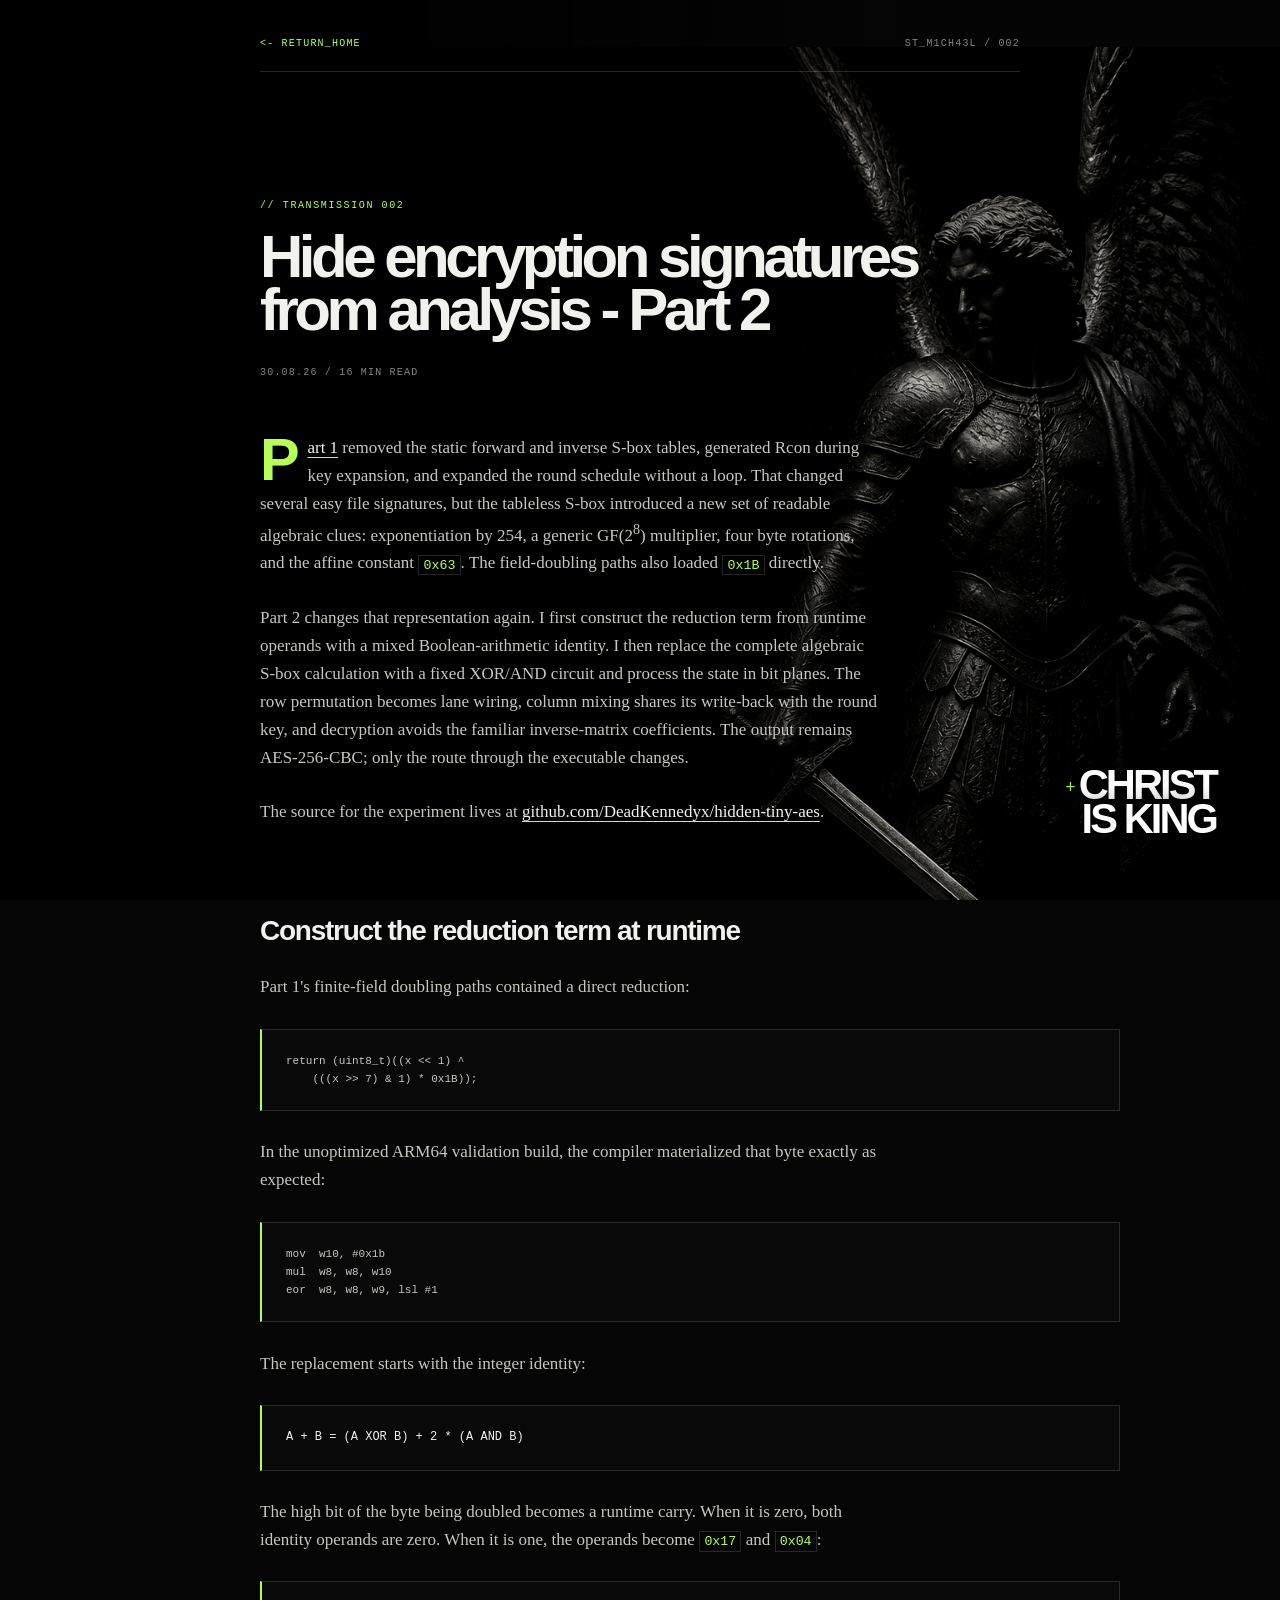
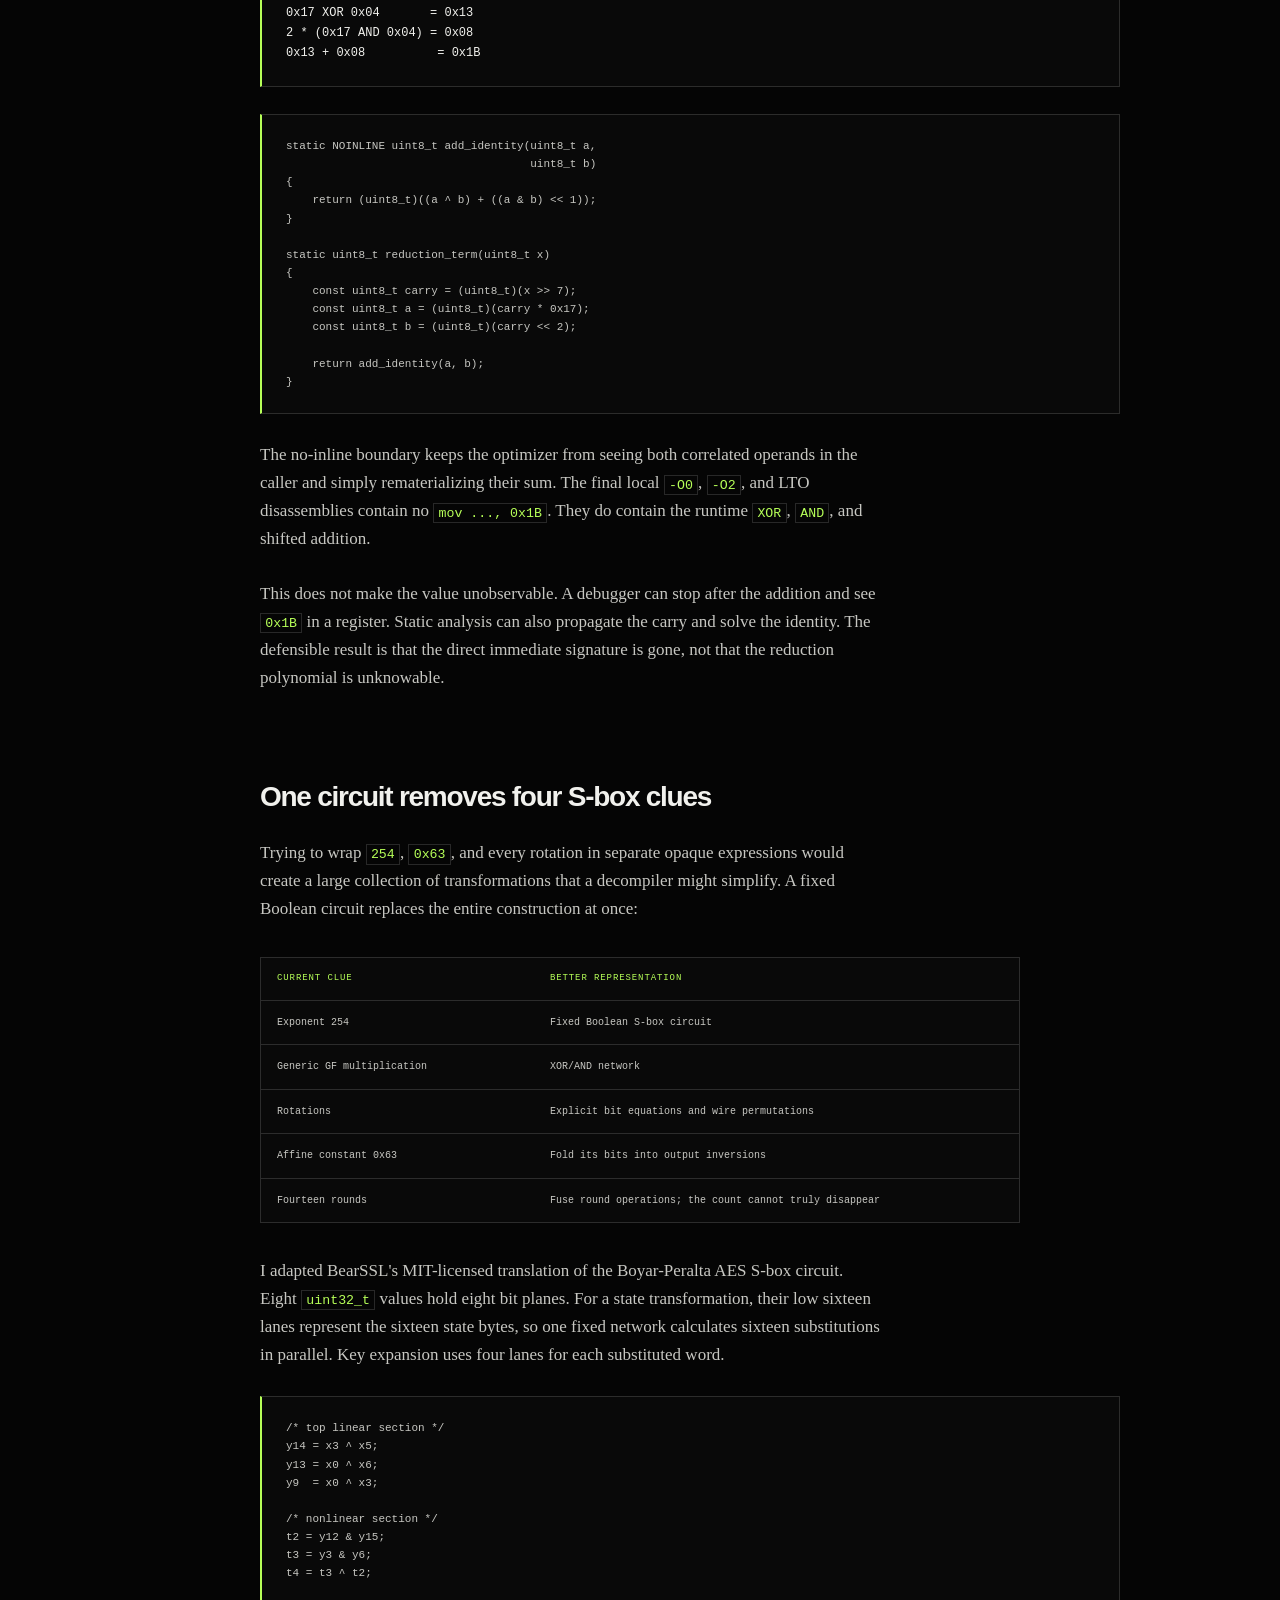
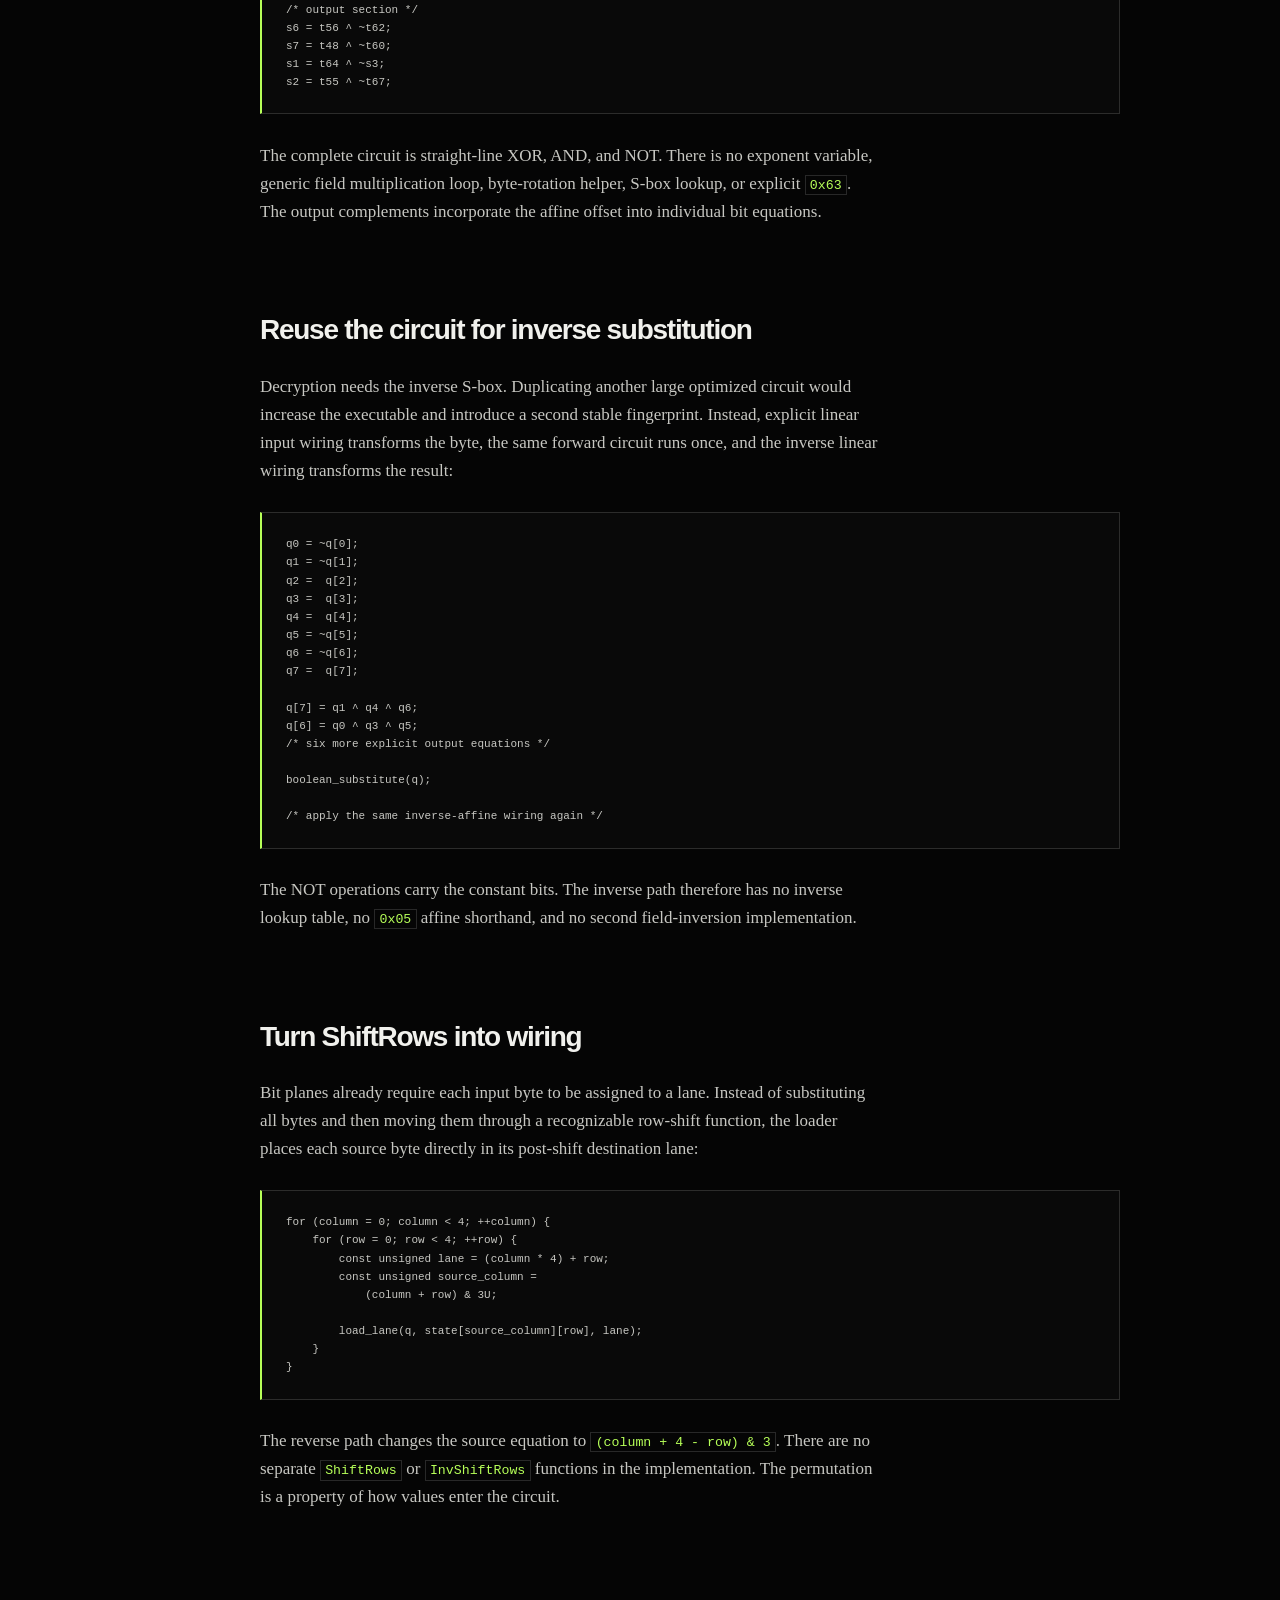
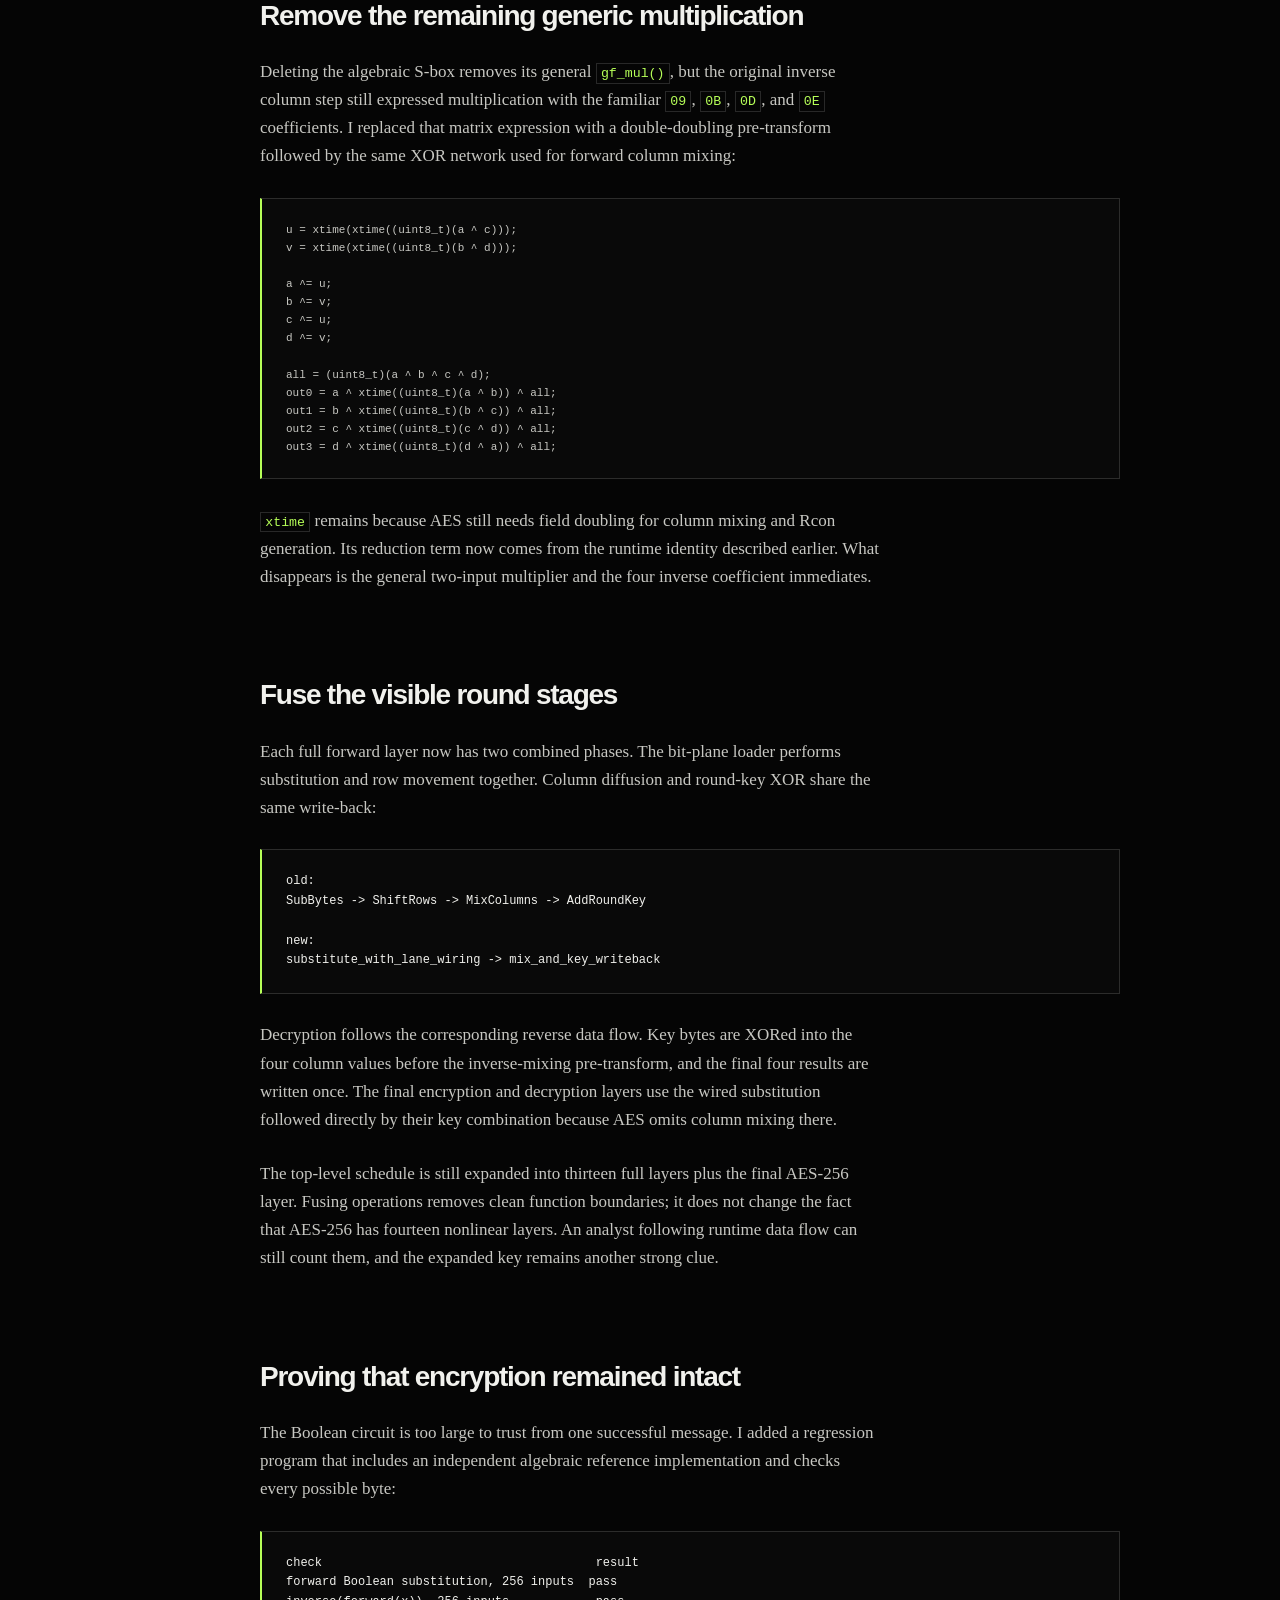
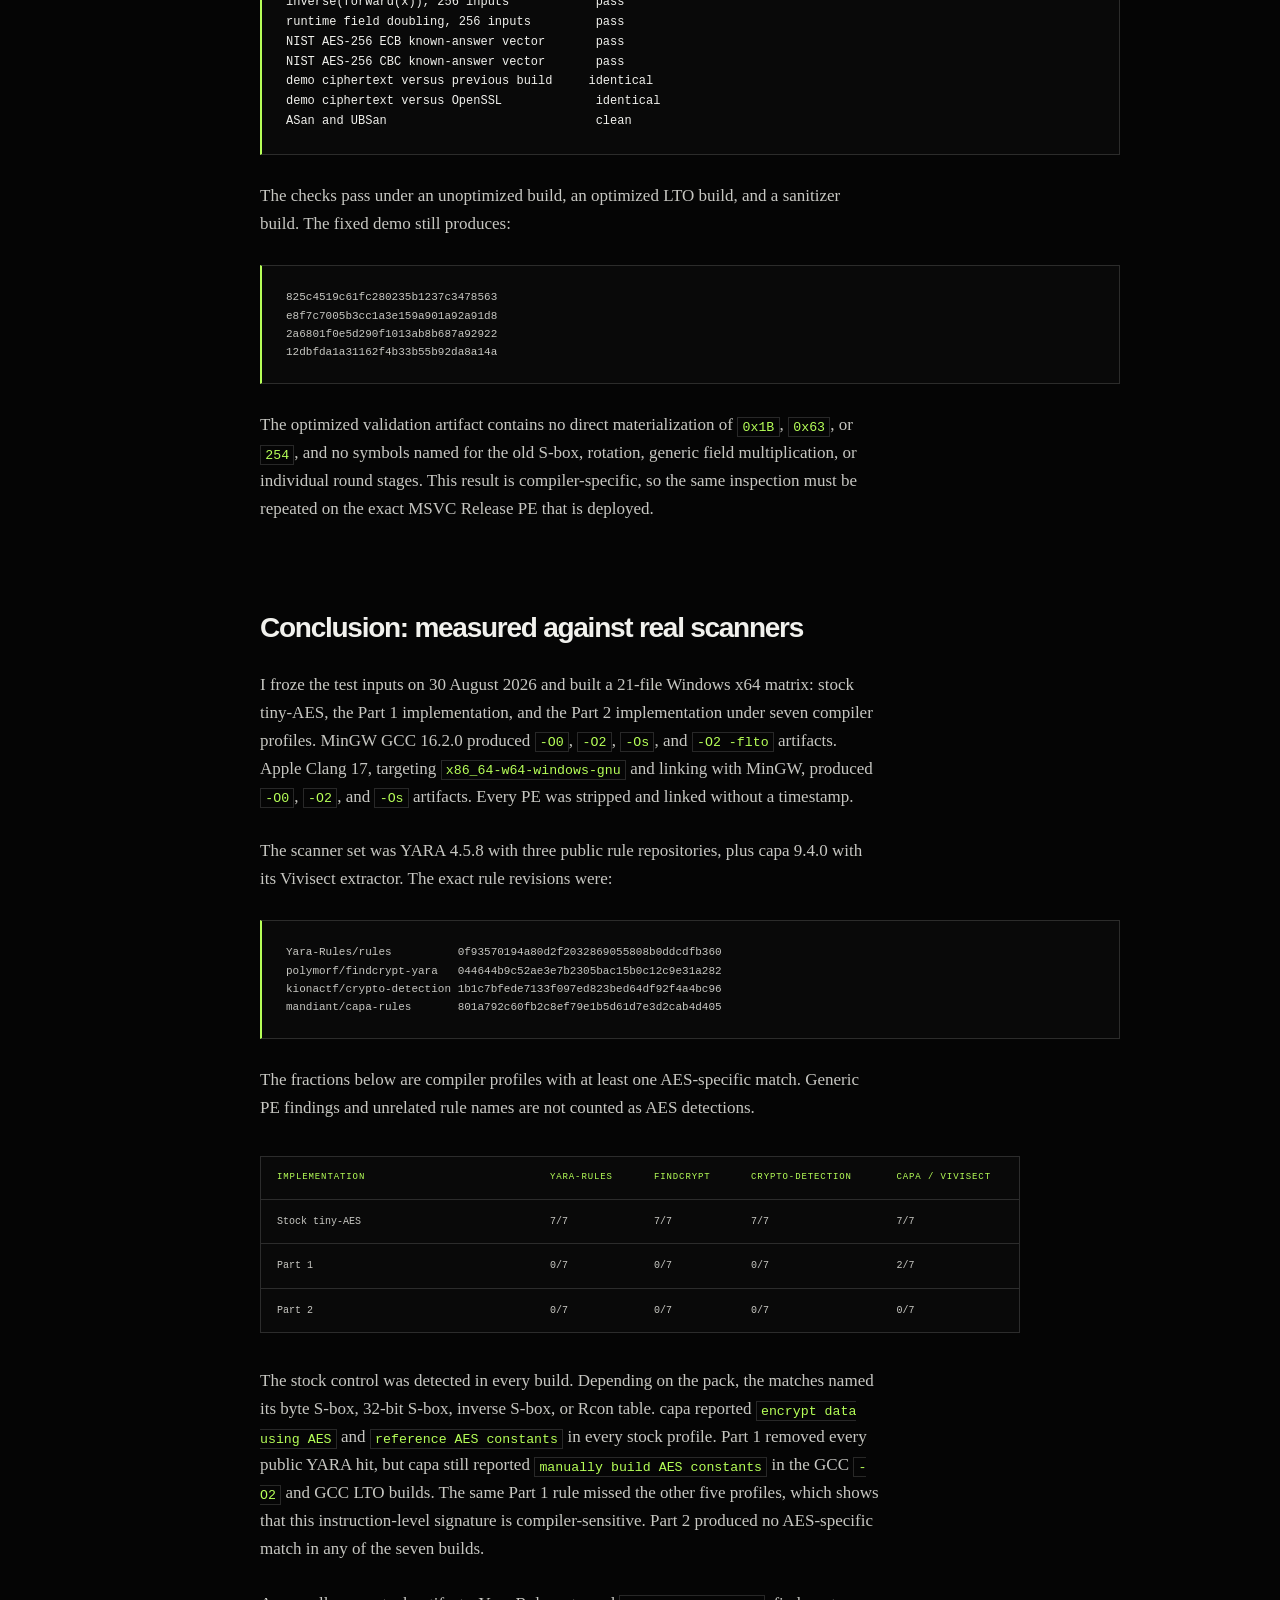
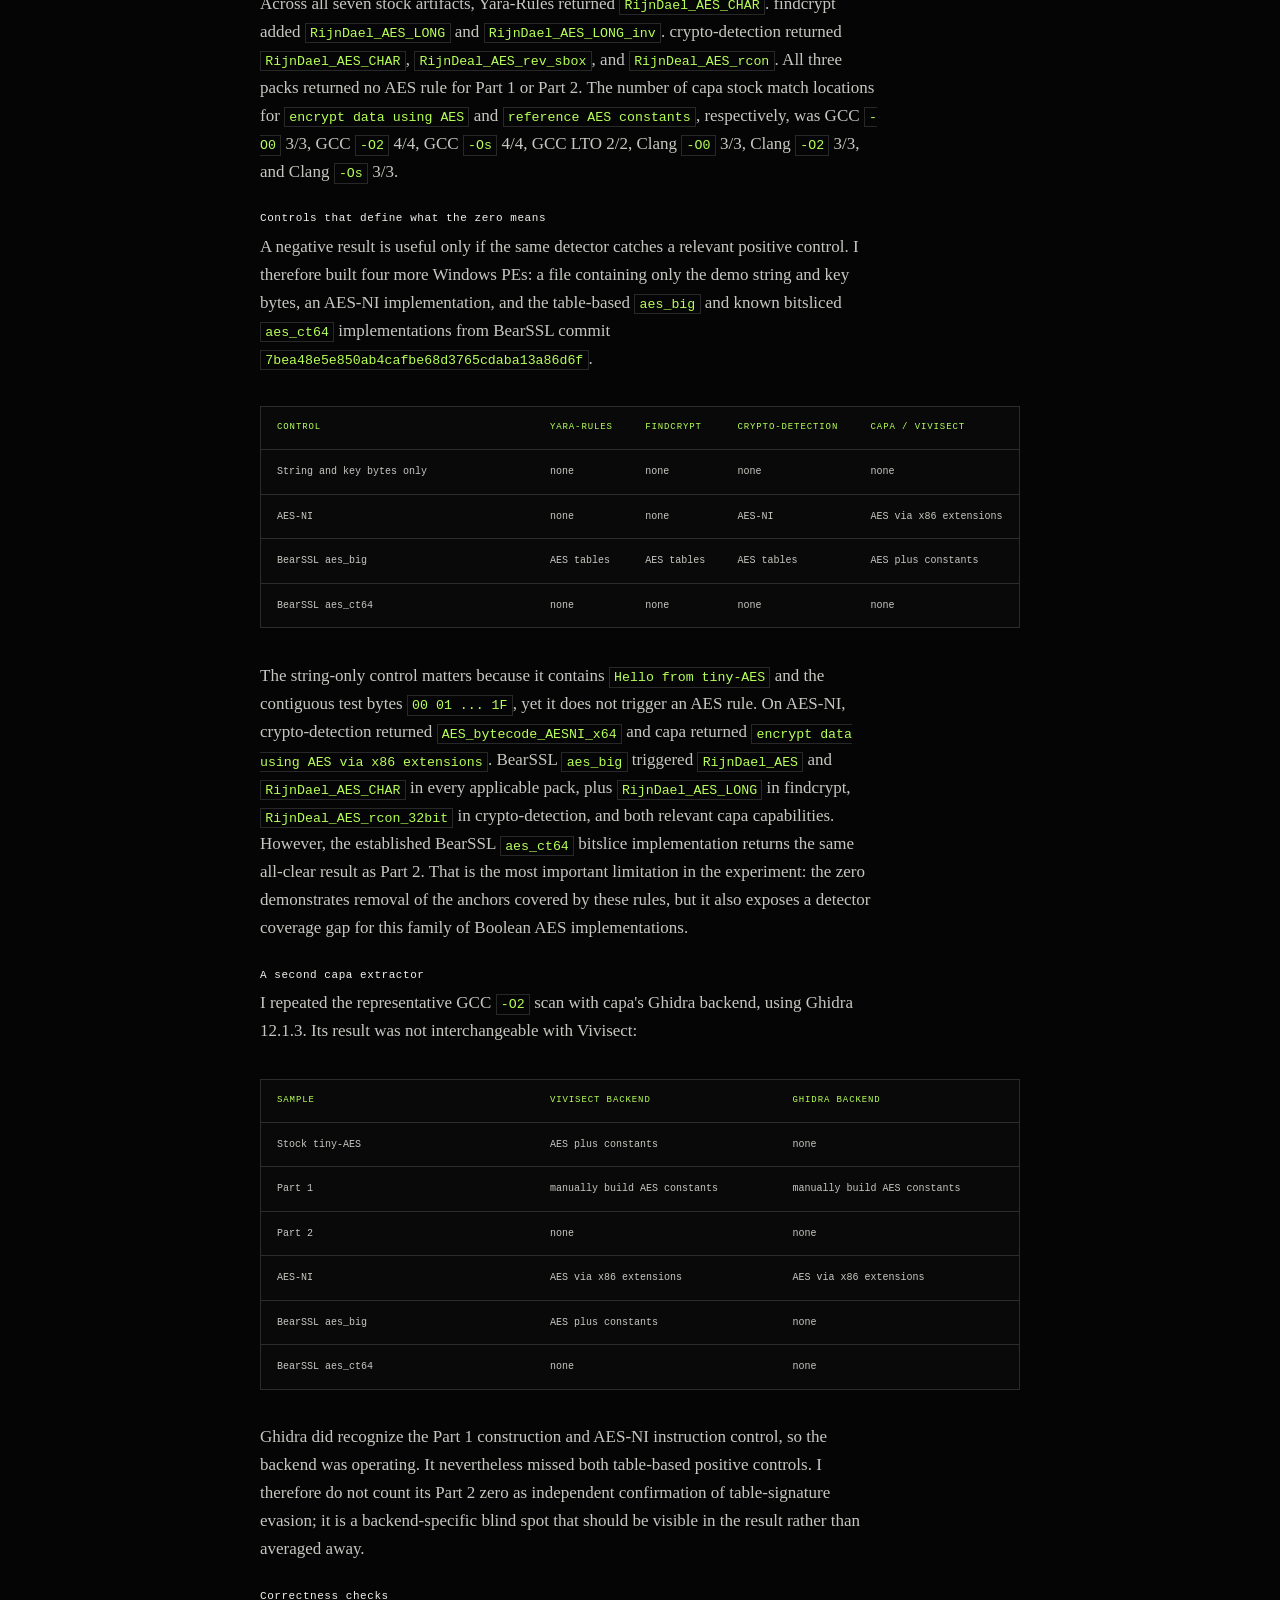
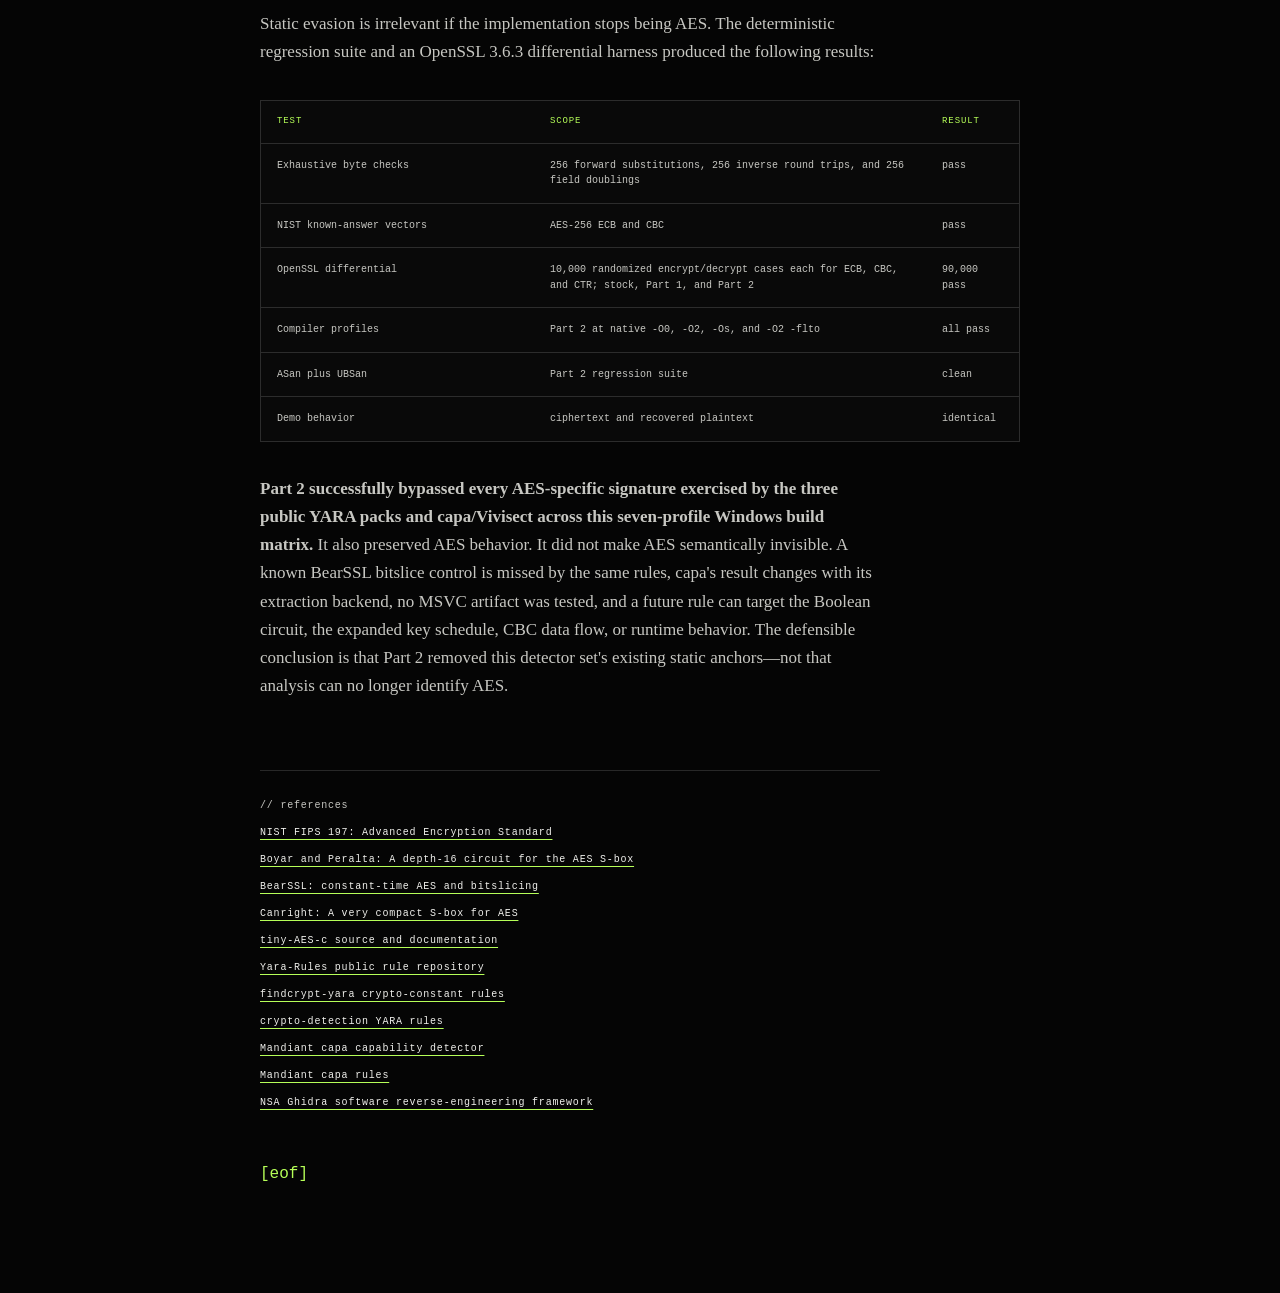
<file: posts/hide-encryption-signatures-from-analysis-part-2.html>
<!doctype html>
<html lang="en">
  <head>
    <meta charset="UTF-8" />
    <meta name="viewport" content="width=device-width, initial-scale=1.0" />
    <meta
      name="description"
      content="Part 2 replaces algebraic AES S-box signatures with a fixed Boolean circuit, constructs the reduction byte through mixed Boolean-arithmetic, fuses round operations, and validates the AES-256 result."
    />
    <meta name="theme-color" content="#050505" />
    <title>Hide encryption signatures from analysis - Part 2 - ST_M1CH43L</title>
    <link
      rel="canonical"
      href="https://deadkennedyx.github.io/ST_M1CH43L/posts/hide-encryption-signatures-from-analysis-part-2.html"
    />
    <link rel="icon" href="../assets/favicon.svg" type="image/svg+xml" />
    <link rel="stylesheet" href="post.css" />
  </head>
  <body>
    <div class="post-background" aria-hidden="true"></div>
    <main class="post-shell">
      <nav class="post-nav">
        <a href="../index.html">&lt;- return_home</a>
        <span>ST_M1CH43L / 002</span>
      </nav>
      <p class="post-creed" aria-hidden="true">
        <span>Christ</span>
        <span>is king</span>
      </p>

      <article>
        <p class="kicker">// transmission 002</p>
        <h1>Hide encryption signatures from analysis - Part 2</h1>
        <p class="post-meta">30.08.26 / 16 min read</p>

        <div class="body-copy">
          <p><a href="hide-encryption-signatures-from-analysis.html">Part 1</a> removed the static forward and inverse S-box tables, generated Rcon during key expansion, and expanded the round schedule without a loop. That changed several easy file signatures, but the tableless S-box introduced a new set of readable algebraic clues: exponentiation by 254, a generic GF(2<sup>8</sup>) multiplier, four byte rotations, and the affine constant <code>0x63</code>. The field-doubling paths also loaded <code>0x1B</code> directly.</p>

          <p>Part 2 changes that representation again. I first construct the reduction term from runtime operands with a mixed Boolean-arithmetic identity. I then replace the complete algebraic S-box calculation with a fixed XOR/AND circuit and process the state in bit planes. The row permutation becomes lane wiring, column mixing shares its write-back with the round key, and decryption avoids the familiar inverse-matrix coefficients. The output remains AES-256-CBC; only the route through the executable changes.</p>

          <p>The source for the experiment lives at <a href="https://github.com/DeadKennedyx/hidden-tiny-aes" rel="noreferrer">github.com/DeadKennedyx/hidden-tiny-aes</a>.</p>

          <h2>Construct the reduction term at runtime</h2>

          <p>Part 1's finite-field doubling paths contained a direct reduction:</p>

          <pre><code>return (uint8_t)((x &lt;&lt; 1) ^
    (((x &gt;&gt; 7) &amp; 1) * 0x1B));</code></pre>

          <p>In the unoptimized ARM64 validation build, the compiler materialized that byte exactly as expected:</p>

          <pre><code>mov  w10, #0x1b
mul  w8, w8, w10
eor  w8, w8, w9, lsl #1</code></pre>

          <p>The replacement starts with the integer identity:</p>

          <pre class="equation"><code>A + B = (A XOR B) + 2 * (A AND B)</code></pre>

          <p>The high bit of the byte being doubled becomes a runtime carry. When it is zero, both identity operands are zero. When it is one, the operands become <code>0x17</code> and <code>0x04</code>:</p>

          <pre class="equation"><code>0x17 XOR 0x04       = 0x13
2 * (0x17 AND 0x04) = 0x08
0x13 + 0x08          = 0x1B</code></pre>

          <pre><code>static NOINLINE uint8_t add_identity(uint8_t a,
                                     uint8_t b)
{
    return (uint8_t)((a ^ b) + ((a &amp; b) &lt;&lt; 1));
}

static uint8_t reduction_term(uint8_t x)
{
    const uint8_t carry = (uint8_t)(x &gt;&gt; 7);
    const uint8_t a = (uint8_t)(carry * 0x17);
    const uint8_t b = (uint8_t)(carry &lt;&lt; 2);

    return add_identity(a, b);
}</code></pre>

          <p>The no-inline boundary keeps the optimizer from seeing both correlated operands in the caller and simply rematerializing their sum. The final local <code>-O0</code>, <code>-O2</code>, and LTO disassemblies contain no <code>mov ..., 0x1B</code>. They do contain the runtime <code>XOR</code>, <code>AND</code>, and shifted addition.</p>

          <p>This does not make the value unobservable. A debugger can stop after the addition and see <code>0x1B</code> in a register. Static analysis can also propagate the carry and solve the identity. The defensible result is that the direct immediate signature is gone, not that the reduction polynomial is unknowable.</p>

          <h2>One circuit removes four S-box clues</h2>

          <p>Trying to wrap <code>254</code>, <code>0x63</code>, and every rotation in separate opaque expressions would create a large collection of transformations that a decompiler might simplify. A fixed Boolean circuit replaces the entire construction at once:</p>

          <section class="comparison-wrap" aria-label="AES clue transformation table" tabindex="0">
            <table class="comparison-table">
              <thead>
                <tr>
                  <th>Current clue</th>
                  <th>Better representation</th>
                </tr>
              </thead>
              <tbody>
                <tr>
                  <td>Exponent 254</td>
                  <td>Fixed Boolean S-box circuit</td>
                </tr>
                <tr>
                  <td>Generic GF multiplication</td>
                  <td>XOR/AND network</td>
                </tr>
                <tr>
                  <td>Rotations</td>
                  <td>Explicit bit equations and wire permutations</td>
                </tr>
                <tr>
                  <td>Affine constant 0x63</td>
                  <td>Fold its bits into output inversions</td>
                </tr>
                <tr>
                  <td>Fourteen rounds</td>
                  <td>Fuse round operations; the count cannot truly disappear</td>
                </tr>
              </tbody>
            </table>
          </section>

          <p>I adapted BearSSL's MIT-licensed translation of the Boyar-Peralta AES S-box circuit. Eight <code>uint32_t</code> values hold eight bit planes. For a state transformation, their low sixteen lanes represent the sixteen state bytes, so one fixed network calculates sixteen substitutions in parallel. Key expansion uses four lanes for each substituted word.</p>

          <pre><code>/* top linear section */
y14 = x3 ^ x5;
y13 = x0 ^ x6;
y9  = x0 ^ x3;

/* nonlinear section */
t2 = y12 &amp; y15;
t3 = y3 &amp; y6;
t4 = t3 ^ t2;

/* output section */
s6 = t56 ^ ~t62;
s7 = t48 ^ ~t60;
s1 = t64 ^ ~s3;
s2 = t55 ^ ~t67;</code></pre>

          <p>The complete circuit is straight-line XOR, AND, and NOT. There is no exponent variable, generic field multiplication loop, byte-rotation helper, S-box lookup, or explicit <code>0x63</code>. The output complements incorporate the affine offset into individual bit equations.</p>

          <h2>Reuse the circuit for inverse substitution</h2>

          <p>Decryption needs the inverse S-box. Duplicating another large optimized circuit would increase the executable and introduce a second stable fingerprint. Instead, explicit linear input wiring transforms the byte, the same forward circuit runs once, and the inverse linear wiring transforms the result:</p>

          <pre><code>q0 = ~q[0];
q1 = ~q[1];
q2 =  q[2];
q3 =  q[3];
q4 =  q[4];
q5 = ~q[5];
q6 = ~q[6];
q7 =  q[7];

q[7] = q1 ^ q4 ^ q6;
q[6] = q0 ^ q3 ^ q5;
/* six more explicit output equations */

boolean_substitute(q);

/* apply the same inverse-affine wiring again */</code></pre>

          <p>The NOT operations carry the constant bits. The inverse path therefore has no inverse lookup table, no <code>0x05</code> affine shorthand, and no second field-inversion implementation.</p>

          <h2>Turn ShiftRows into wiring</h2>

          <p>Bit planes already require each input byte to be assigned to a lane. Instead of substituting all bytes and then moving them through a recognizable row-shift function, the loader places each source byte directly in its post-shift destination lane:</p>

          <pre><code>for (column = 0; column &lt; 4; ++column) {
    for (row = 0; row &lt; 4; ++row) {
        const unsigned lane = (column * 4) + row;
        const unsigned source_column =
            (column + row) &amp; 3U;

        load_lane(q, state[source_column][row], lane);
    }
}</code></pre>

          <p>The reverse path changes the source equation to <code>(column + 4 - row) &amp; 3</code>. There are no separate <code>ShiftRows</code> or <code>InvShiftRows</code> functions in the implementation. The permutation is a property of how values enter the circuit.</p>

          <h2>Remove the remaining generic multiplication</h2>

          <p>Deleting the algebraic S-box removes its general <code>gf_mul()</code>, but the original inverse column step still expressed multiplication with the familiar <code>09</code>, <code>0B</code>, <code>0D</code>, and <code>0E</code> coefficients. I replaced that matrix expression with a double-doubling pre-transform followed by the same XOR network used for forward column mixing:</p>

          <pre><code>u = xtime(xtime((uint8_t)(a ^ c)));
v = xtime(xtime((uint8_t)(b ^ d)));

a ^= u;
b ^= v;
c ^= u;
d ^= v;

all = (uint8_t)(a ^ b ^ c ^ d);
out0 = a ^ xtime((uint8_t)(a ^ b)) ^ all;
out1 = b ^ xtime((uint8_t)(b ^ c)) ^ all;
out2 = c ^ xtime((uint8_t)(c ^ d)) ^ all;
out3 = d ^ xtime((uint8_t)(d ^ a)) ^ all;</code></pre>

          <p><code>xtime</code> remains because AES still needs field doubling for column mixing and Rcon generation. Its reduction term now comes from the runtime identity described earlier. What disappears is the general two-input multiplier and the four inverse coefficient immediates.</p>

          <h2>Fuse the visible round stages</h2>

          <p>Each full forward layer now has two combined phases. The bit-plane loader performs substitution and row movement together. Column diffusion and round-key XOR share the same write-back:</p>

          <pre class="equation"><code>old:
SubBytes -&gt; ShiftRows -&gt; MixColumns -&gt; AddRoundKey

new:
substitute_with_lane_wiring -&gt; mix_and_key_writeback</code></pre>

          <p>Decryption follows the corresponding reverse data flow. Key bytes are XORed into the four column values before the inverse-mixing pre-transform, and the final four results are written once. The final encryption and decryption layers use the wired substitution followed directly by their key combination because AES omits column mixing there.</p>

          <p>The top-level schedule is still expanded into thirteen full layers plus the final AES-256 layer. Fusing operations removes clean function boundaries; it does not change the fact that AES-256 has fourteen nonlinear layers. An analyst following runtime data flow can still count them, and the expanded key remains another strong clue.</p>

          <h2>Proving that encryption remained intact</h2>

          <p>The Boolean circuit is too large to trust from one successful message. I added a regression program that includes an independent algebraic reference implementation and checks every possible byte:</p>

          <pre class="equation"><code>check                                      result
forward Boolean substitution, 256 inputs  pass
inverse(forward(x)), 256 inputs            pass
runtime field doubling, 256 inputs         pass
NIST AES-256 ECB known-answer vector       pass
NIST AES-256 CBC known-answer vector       pass
demo ciphertext versus previous build     identical
demo ciphertext versus OpenSSL             identical
ASan and UBSan                             clean</code></pre>

          <p>The checks pass under an unoptimized build, an optimized LTO build, and a sanitizer build. The fixed demo still produces:</p>

          <pre><code>825c4519c61fc280235b1237c3478563
e8f7c7005b3cc1a3e159a901a92a91d8
2a6801f0e5d290f1013ab8b687a92922
12dbfda1a31162f4b33b55b92da8a14a</code></pre>

          <p>The optimized validation artifact contains no direct materialization of <code>0x1B</code>, <code>0x63</code>, or <code>254</code>, and no symbols named for the old S-box, rotation, generic field multiplication, or individual round stages. This result is compiler-specific, so the same inspection must be repeated on the exact MSVC Release PE that is deployed.</p>

          <h2 id="detector-results">Conclusion: measured against real scanners</h2>

          <p>I froze the test inputs on 30 August 2026 and built a 21-file Windows x64 matrix: stock tiny-AES, the Part 1 implementation, and the Part 2 implementation under seven compiler profiles. MinGW GCC 16.2.0 produced <code>-O0</code>, <code>-O2</code>, <code>-Os</code>, and <code>-O2 -flto</code> artifacts. Apple Clang 17, targeting <code>x86_64-w64-windows-gnu</code> and linking with MinGW, produced <code>-O0</code>, <code>-O2</code>, and <code>-Os</code> artifacts. Every PE was stripped and linked without a timestamp.</p>

          <p>The scanner set was YARA 4.5.8 with three public rule repositories, plus capa 9.4.0 with its Vivisect extractor. The exact rule revisions were:</p>

          <pre><code>Yara-Rules/rules          0f93570194a80d2f2032869055808b0ddcdfb360
polymorf/findcrypt-yara   044644b9c52ae3e7b2305bac15b0c12c9e31a282
kionactf/crypto-detection 1b1c7bfede7133f097ed823bed64df92f4a4bc96
mandiant/capa-rules       801a792c60fb2c8ef79e1b5d61d7e3d2cab4d405</code></pre>

          <p>The fractions below are compiler profiles with at least one AES-specific match. Generic PE findings and unrelated rule names are not counted as AES detections.</p>

          <section class="comparison-wrap" aria-label="AES detector result matrix" tabindex="0">
            <table class="comparison-table">
              <thead>
                <tr>
                  <th>Implementation</th>
                  <th>Yara-Rules</th>
                  <th>findcrypt</th>
                  <th>crypto-detection</th>
                  <th>capa / Vivisect</th>
                </tr>
              </thead>
              <tbody>
                <tr>
                  <td>Stock tiny-AES</td>
                  <td>7/7</td>
                  <td>7/7</td>
                  <td>7/7</td>
                  <td>7/7</td>
                </tr>
                <tr>
                  <td>Part 1</td>
                  <td>0/7</td>
                  <td>0/7</td>
                  <td>0/7</td>
                  <td>2/7</td>
                </tr>
                <tr>
                  <td>Part 2</td>
                  <td>0/7</td>
                  <td>0/7</td>
                  <td>0/7</td>
                  <td>0/7</td>
                </tr>
              </tbody>
            </table>
          </section>

          <p>The stock control was detected in every build. Depending on the pack, the matches named its byte S-box, 32-bit S-box, inverse S-box, or Rcon table. capa reported <code>encrypt data using AES</code> and <code>reference AES constants</code> in every stock profile. Part 1 removed every public YARA hit, but capa still reported <code>manually build AES constants</code> in the GCC <code>-O2</code> and GCC LTO builds. The same Part 1 rule missed the other five profiles, which shows that this instruction-level signature is compiler-sensitive. Part 2 produced no AES-specific match in any of the seven builds.</p>

          <p>Across all seven stock artifacts, Yara-Rules returned <code>RijnDael_AES_CHAR</code>. findcrypt added <code>RijnDael_AES_LONG</code> and <code>RijnDael_AES_LONG_inv</code>. crypto-detection returned <code>RijnDael_AES_CHAR</code>, <code>RijnDeal_AES_rev_sbox</code>, and <code>RijnDeal_AES_rcon</code>. All three packs returned no AES rule for Part 1 or Part 2. The number of capa stock match locations for <code>encrypt data using AES</code> and <code>reference AES constants</code>, respectively, was GCC <code>-O0</code> 3/3, GCC <code>-O2</code> 4/4, GCC <code>-Os</code> 4/4, GCC LTO 2/2, Clang <code>-O0</code> 3/3, Clang <code>-O2</code> 3/3, and Clang <code>-Os</code> 3/3.</p>

          <h3>Controls that define what the zero means</h3>

          <p>A negative result is useful only if the same detector catches a relevant positive control. I therefore built four more Windows PEs: a file containing only the demo string and key bytes, an AES-NI implementation, and the table-based <code>aes_big</code> and known bitsliced <code>aes_ct64</code> implementations from BearSSL commit <code>7bea48e5e850ab4cafbe68d3765cdaba13a86d6f</code>.</p>

          <section class="comparison-wrap" aria-label="AES detector control results" tabindex="0">
            <table class="comparison-table">
              <thead>
                <tr>
                  <th>Control</th>
                  <th>Yara-Rules</th>
                  <th>findcrypt</th>
                  <th>crypto-detection</th>
                  <th>capa / Vivisect</th>
                </tr>
              </thead>
              <tbody>
                <tr>
                  <td>String and key bytes only</td>
                  <td>none</td>
                  <td>none</td>
                  <td>none</td>
                  <td>none</td>
                </tr>
                <tr>
                  <td>AES-NI</td>
                  <td>none</td>
                  <td>none</td>
                  <td>AES-NI</td>
                  <td>AES via x86 extensions</td>
                </tr>
                <tr>
                  <td>BearSSL aes_big</td>
                  <td>AES tables</td>
                  <td>AES tables</td>
                  <td>AES tables</td>
                  <td>AES plus constants</td>
                </tr>
                <tr>
                  <td>BearSSL aes_ct64</td>
                  <td>none</td>
                  <td>none</td>
                  <td>none</td>
                  <td>none</td>
                </tr>
              </tbody>
            </table>
          </section>

          <p>The string-only control matters because it contains <code>Hello from tiny-AES</code> and the contiguous test bytes <code>00 01 ... 1F</code>, yet it does not trigger an AES rule. On AES-NI, crypto-detection returned <code>AES_bytecode_AESNI_x64</code> and capa returned <code>encrypt data using AES via x86 extensions</code>. BearSSL <code>aes_big</code> triggered <code>RijnDael_AES</code> and <code>RijnDael_AES_CHAR</code> in every applicable pack, plus <code>RijnDael_AES_LONG</code> in findcrypt, <code>RijnDeal_AES_rcon_32bit</code> in crypto-detection, and both relevant capa capabilities. However, the established BearSSL <code>aes_ct64</code> bitslice implementation returns the same all-clear result as Part 2. That is the most important limitation in the experiment: the zero demonstrates removal of the anchors covered by these rules, but it also exposes a detector coverage gap for this family of Boolean AES implementations.</p>

          <h3>A second capa extractor</h3>

          <p>I repeated the representative GCC <code>-O2</code> scan with capa's Ghidra backend, using Ghidra 12.1.3. Its result was not interchangeable with Vivisect:</p>

          <section class="comparison-wrap" aria-label="capa backend comparison" tabindex="0">
            <table class="comparison-table">
              <thead>
                <tr>
                  <th>Sample</th>
                  <th>Vivisect backend</th>
                  <th>Ghidra backend</th>
                </tr>
              </thead>
              <tbody>
                <tr>
                  <td>Stock tiny-AES</td>
                  <td>AES plus constants</td>
                  <td>none</td>
                </tr>
                <tr>
                  <td>Part 1</td>
                  <td>manually build AES constants</td>
                  <td>manually build AES constants</td>
                </tr>
                <tr>
                  <td>Part 2</td>
                  <td>none</td>
                  <td>none</td>
                </tr>
                <tr>
                  <td>AES-NI</td>
                  <td>AES via x86 extensions</td>
                  <td>AES via x86 extensions</td>
                </tr>
                <tr>
                  <td>BearSSL aes_big</td>
                  <td>AES plus constants</td>
                  <td>none</td>
                </tr>
                <tr>
                  <td>BearSSL aes_ct64</td>
                  <td>none</td>
                  <td>none</td>
                </tr>
              </tbody>
            </table>
          </section>

          <p>Ghidra did recognize the Part 1 construction and AES-NI instruction control, so the backend was operating. It nevertheless missed both table-based positive controls. I therefore do not count its Part 2 zero as independent confirmation of table-signature evasion; it is a backend-specific blind spot that should be visible in the result rather than averaged away.</p>

          <h3>Correctness checks</h3>

          <p>Static evasion is irrelevant if the implementation stops being AES. The deterministic regression suite and an OpenSSL 3.6.3 differential harness produced the following results:</p>

          <section class="comparison-wrap" aria-label="AES correctness results" tabindex="0">
            <table class="comparison-table">
              <thead>
                <tr>
                  <th>Test</th>
                  <th>Scope</th>
                  <th>Result</th>
                </tr>
              </thead>
              <tbody>
                <tr>
                  <td>Exhaustive byte checks</td>
                  <td>256 forward substitutions, 256 inverse round trips, and 256 field doublings</td>
                  <td>pass</td>
                </tr>
                <tr>
                  <td>NIST known-answer vectors</td>
                  <td>AES-256 ECB and CBC</td>
                  <td>pass</td>
                </tr>
                <tr>
                  <td>OpenSSL differential</td>
                  <td>10,000 randomized encrypt/decrypt cases each for ECB, CBC, and CTR; stock, Part 1, and Part 2</td>
                  <td>90,000 pass</td>
                </tr>
                <tr>
                  <td>Compiler profiles</td>
                  <td>Part 2 at native <code>-O0</code>, <code>-O2</code>, <code>-Os</code>, and <code>-O2 -flto</code></td>
                  <td>all pass</td>
                </tr>
                <tr>
                  <td>ASan plus UBSan</td>
                  <td>Part 2 regression suite</td>
                  <td>clean</td>
                </tr>
                <tr>
                  <td>Demo behavior</td>
                  <td>ciphertext and recovered plaintext</td>
                  <td>identical</td>
                </tr>
              </tbody>
            </table>
          </section>

          <p><strong>Part 2 successfully bypassed every AES-specific signature exercised by the three public YARA packs and capa/Vivisect across this seven-profile Windows build matrix.</strong> It also preserved AES behavior. It did not make AES semantically invisible. A known BearSSL bitslice control is missed by the same rules, capa's result changes with its extraction backend, no MSVC artifact was tested, and a future rule can target the Boolean circuit, the expanded key schedule, CBC data flow, or runtime behavior. The defensible conclusion is that Part 2 removed this detector set's existing static anchors—not that analysis can no longer identify AES.</p>

          <div class="sources">
            <p>// references</p>
            <p><a href="https://csrc.nist.gov/pubs/fips/197/final" rel="noreferrer">NIST FIPS 197: Advanced Encryption Standard</a></p>
            <p><a href="https://tsapps.nist.gov/publication/get_pdf.cfm?pub_id=908382" rel="noreferrer">Boyar and Peralta: A depth-16 circuit for the AES S-box</a></p>
            <p><a href="https://bearssl.org/constanttime.html#aes" rel="noreferrer">BearSSL: constant-time AES and bitslicing</a></p>
            <p><a href="https://www.iacr.org/archive/ches2005/032.pdf" rel="noreferrer">Canright: A very compact S-box for AES</a></p>
            <p><a href="https://github.com/kokke/tiny-AES-C" rel="noreferrer">tiny-AES-c source and documentation</a></p>
            <p><a href="https://github.com/Yara-Rules/rules" rel="noreferrer">Yara-Rules public rule repository</a></p>
            <p><a href="https://github.com/polymorf/findcrypt-yara" rel="noreferrer">findcrypt-yara crypto-constant rules</a></p>
            <p><a href="https://github.com/kionactf/crypto-detection" rel="noreferrer">crypto-detection YARA rules</a></p>
            <p><a href="https://github.com/mandiant/capa" rel="noreferrer">Mandiant capa capability detector</a></p>
            <p><a href="https://github.com/mandiant/capa-rules" rel="noreferrer">Mandiant capa rules</a></p>
            <p><a href="https://github.com/NationalSecurityAgency/ghidra" rel="noreferrer">NSA Ghidra software reverse-engineering framework</a></p>
          </div>
        </div>

        <div class="endmark">[eof]</div>
      </article>
    </main>
  </body>
</html>
</file>
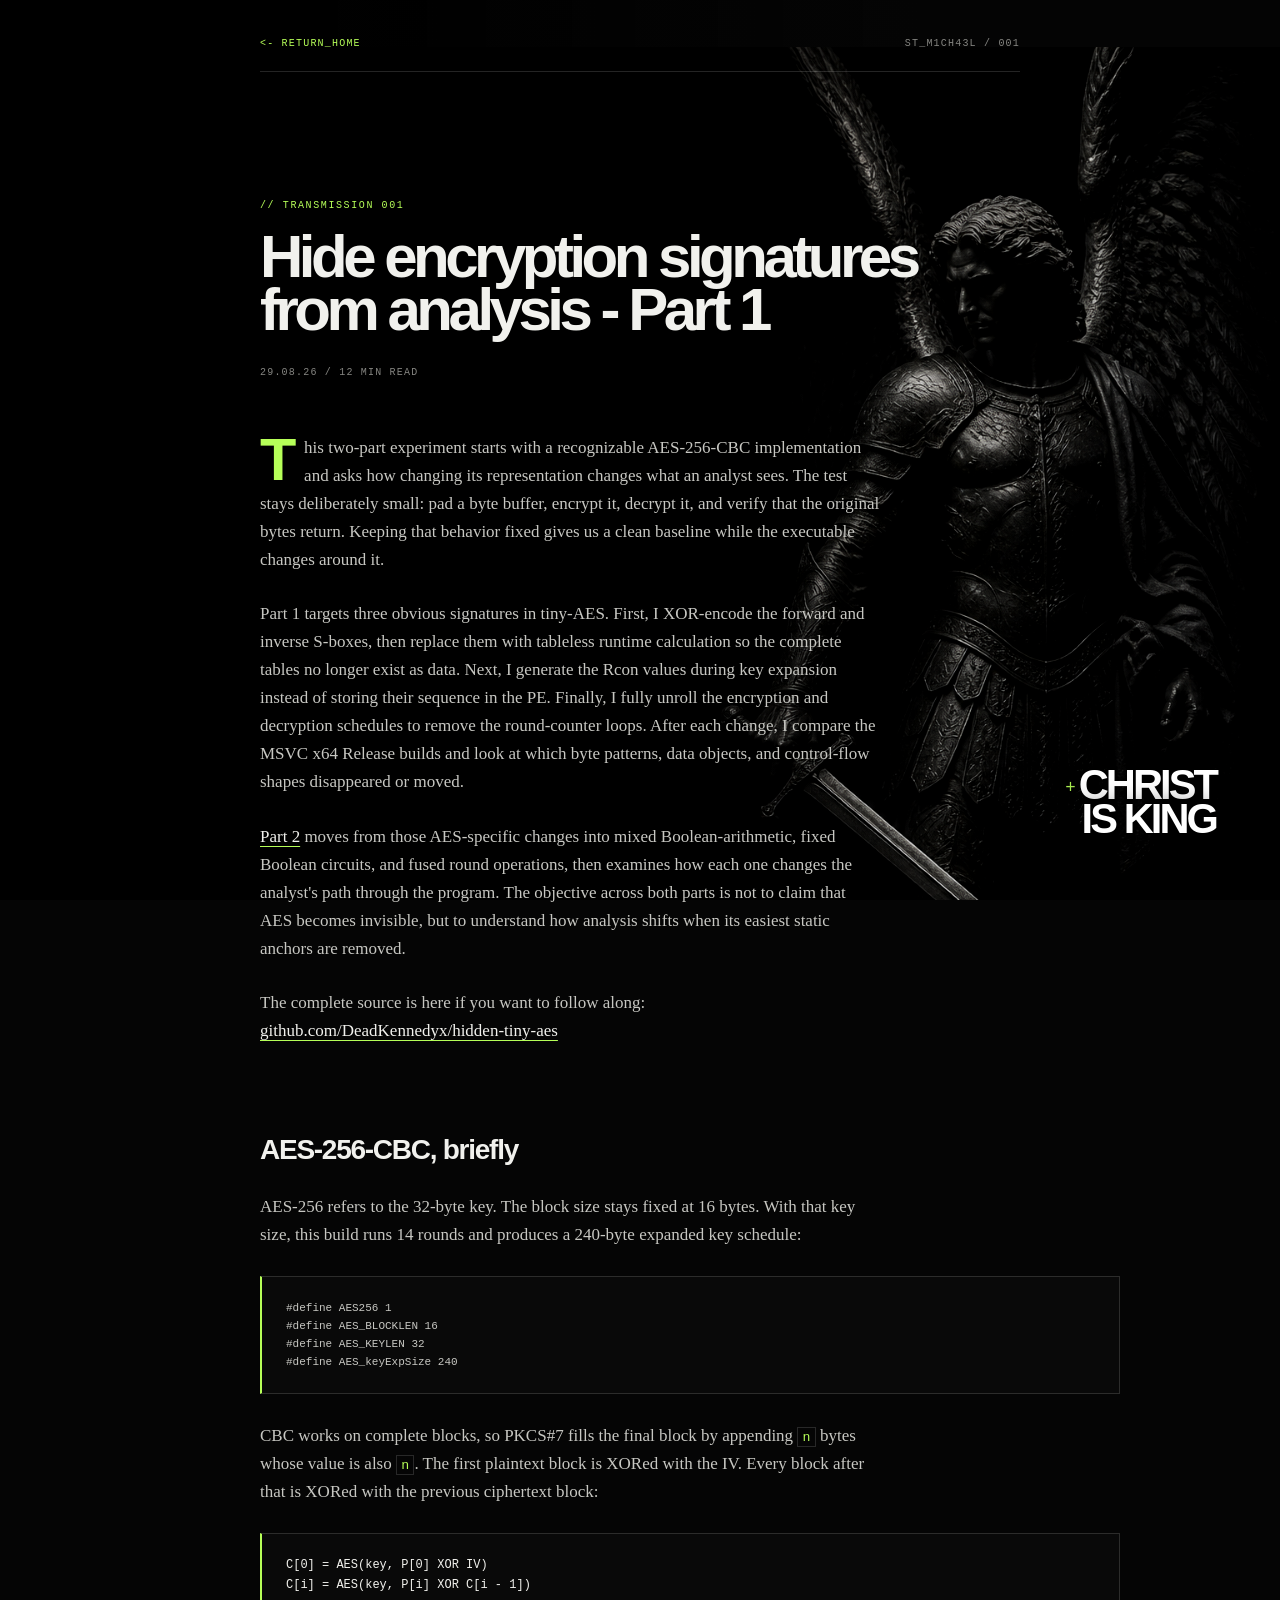
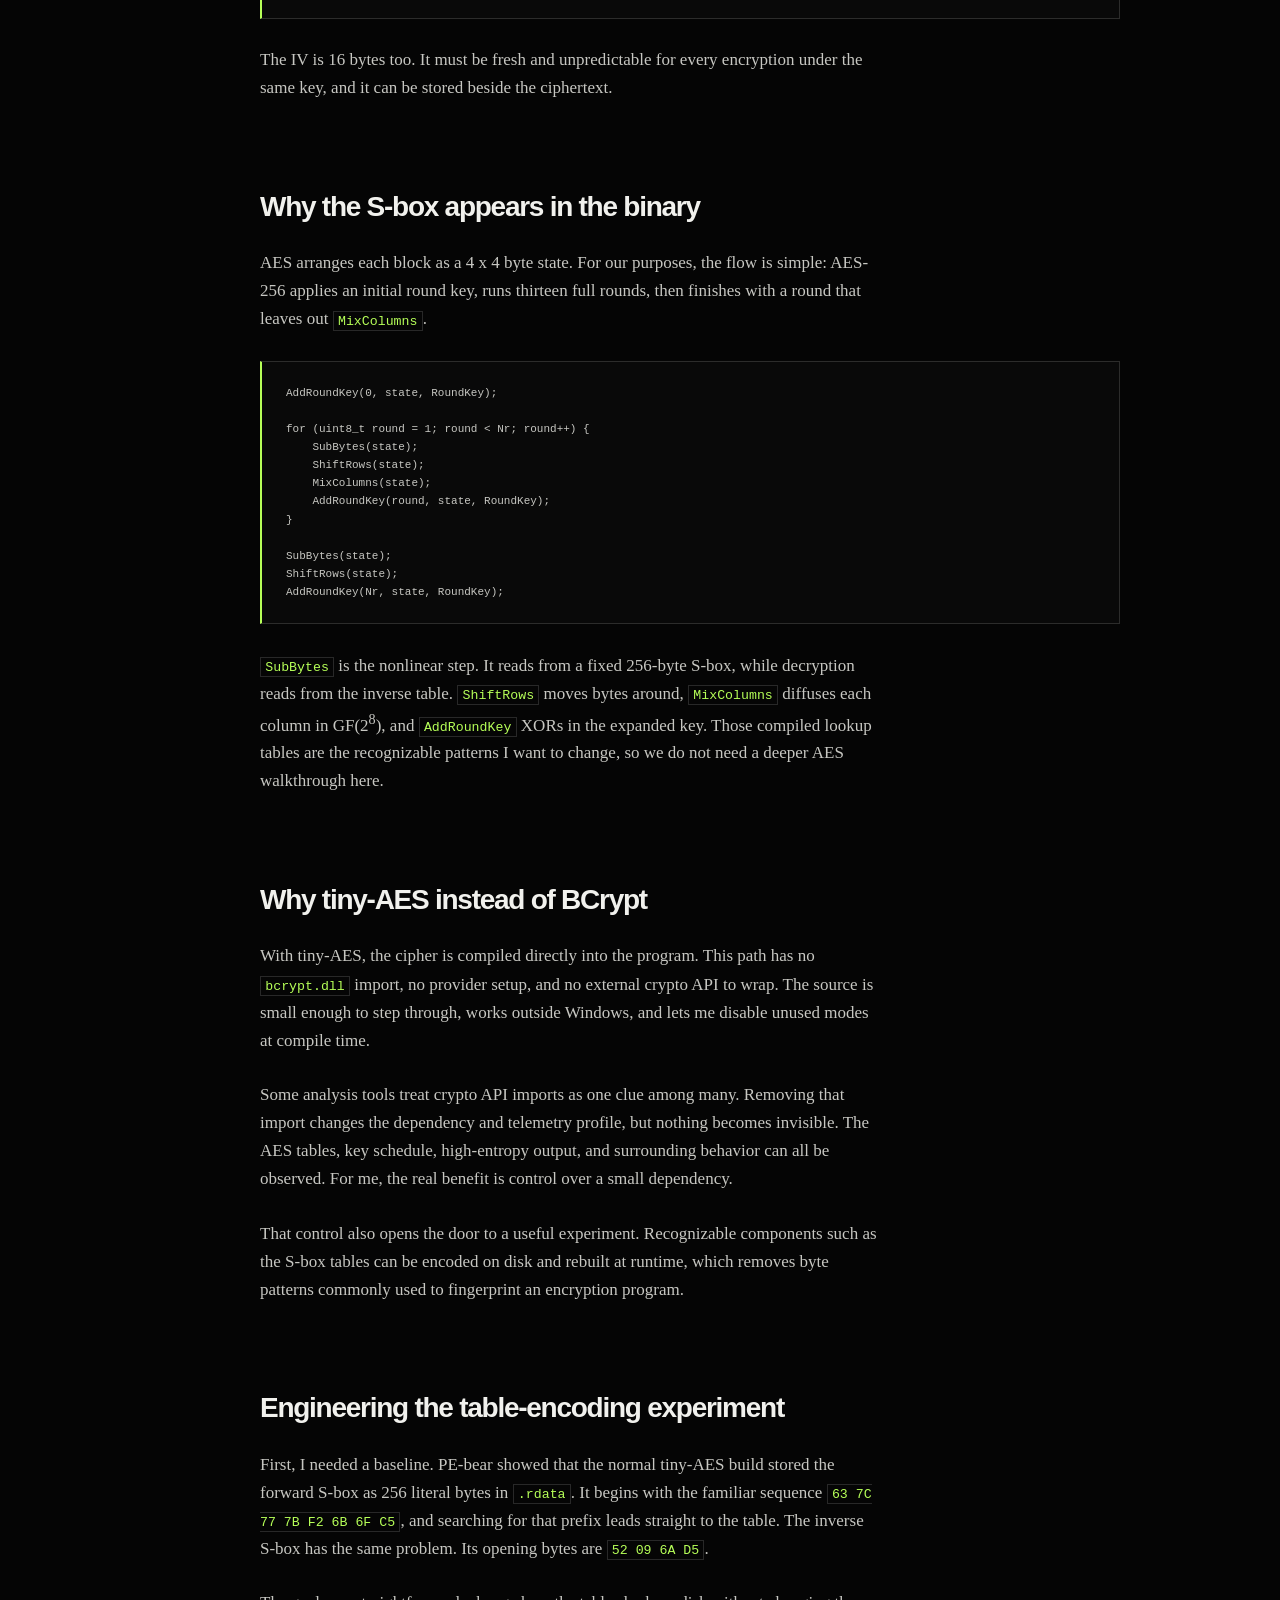
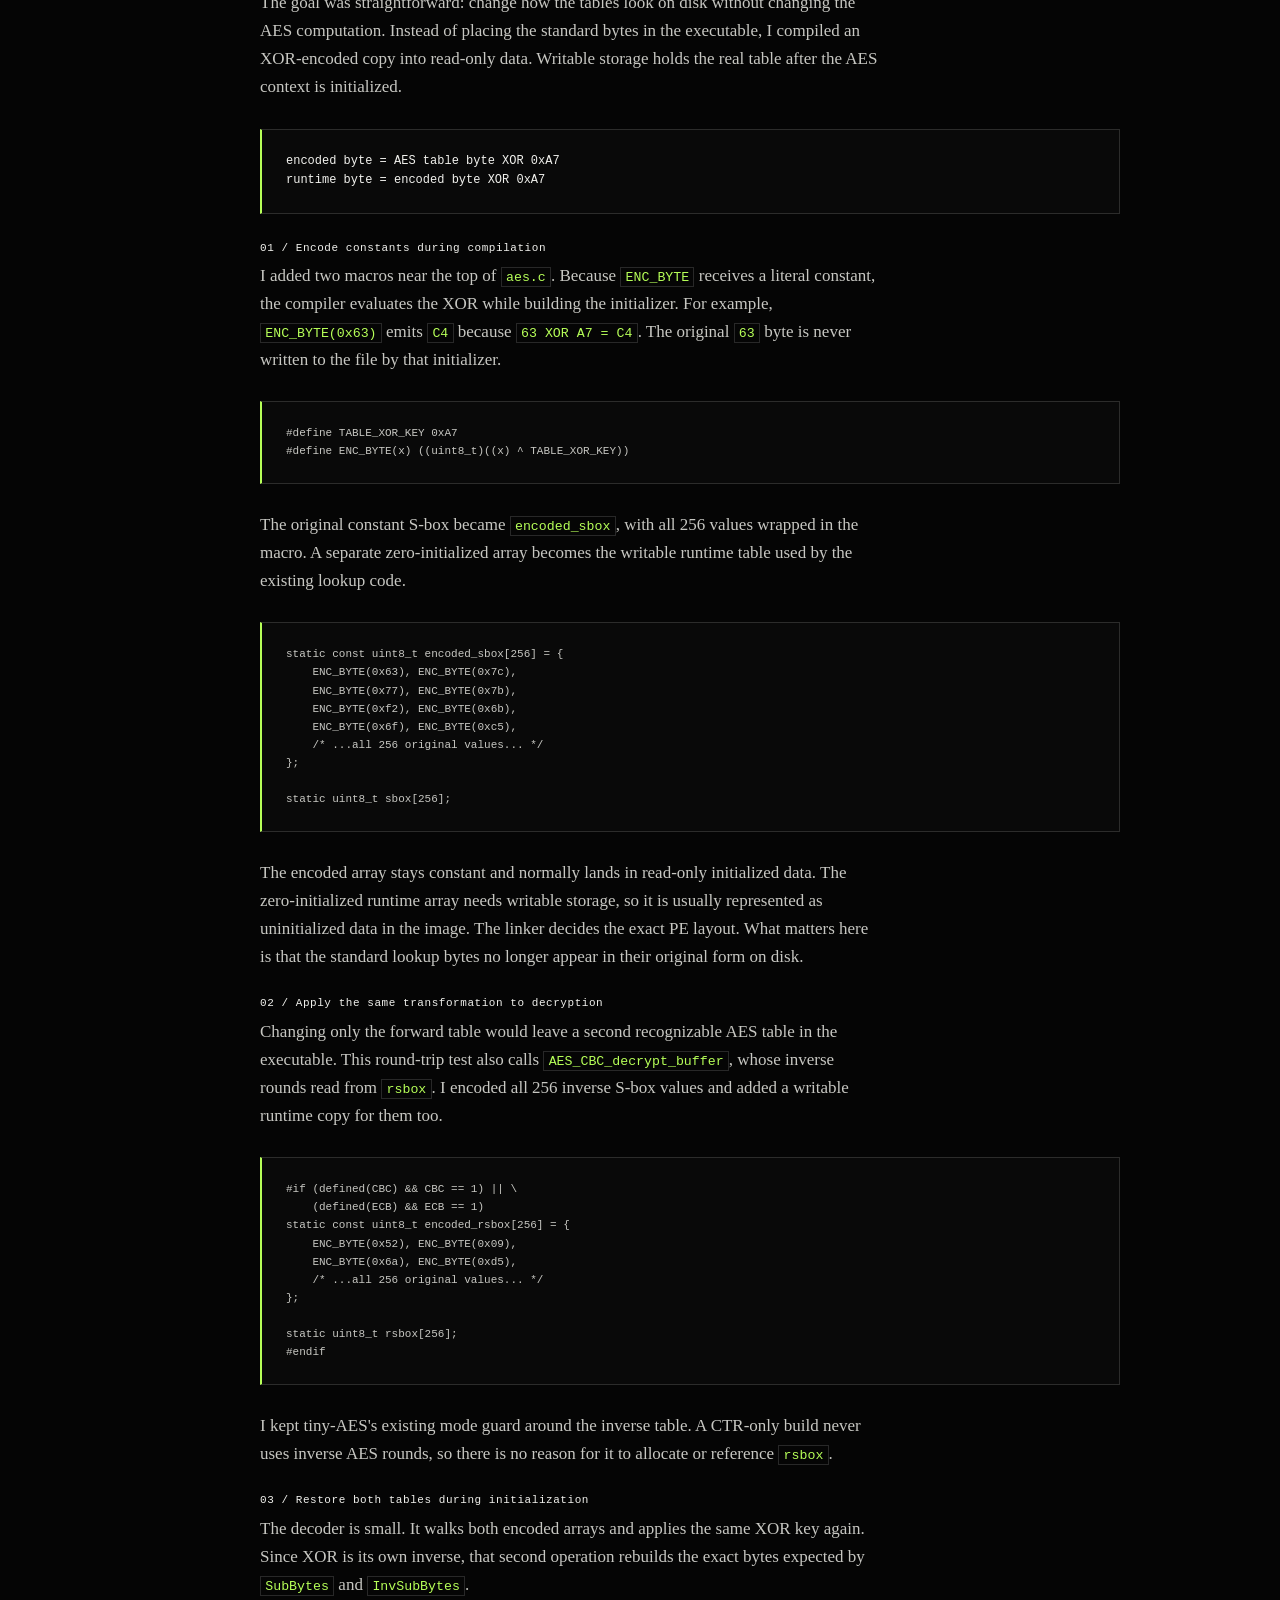
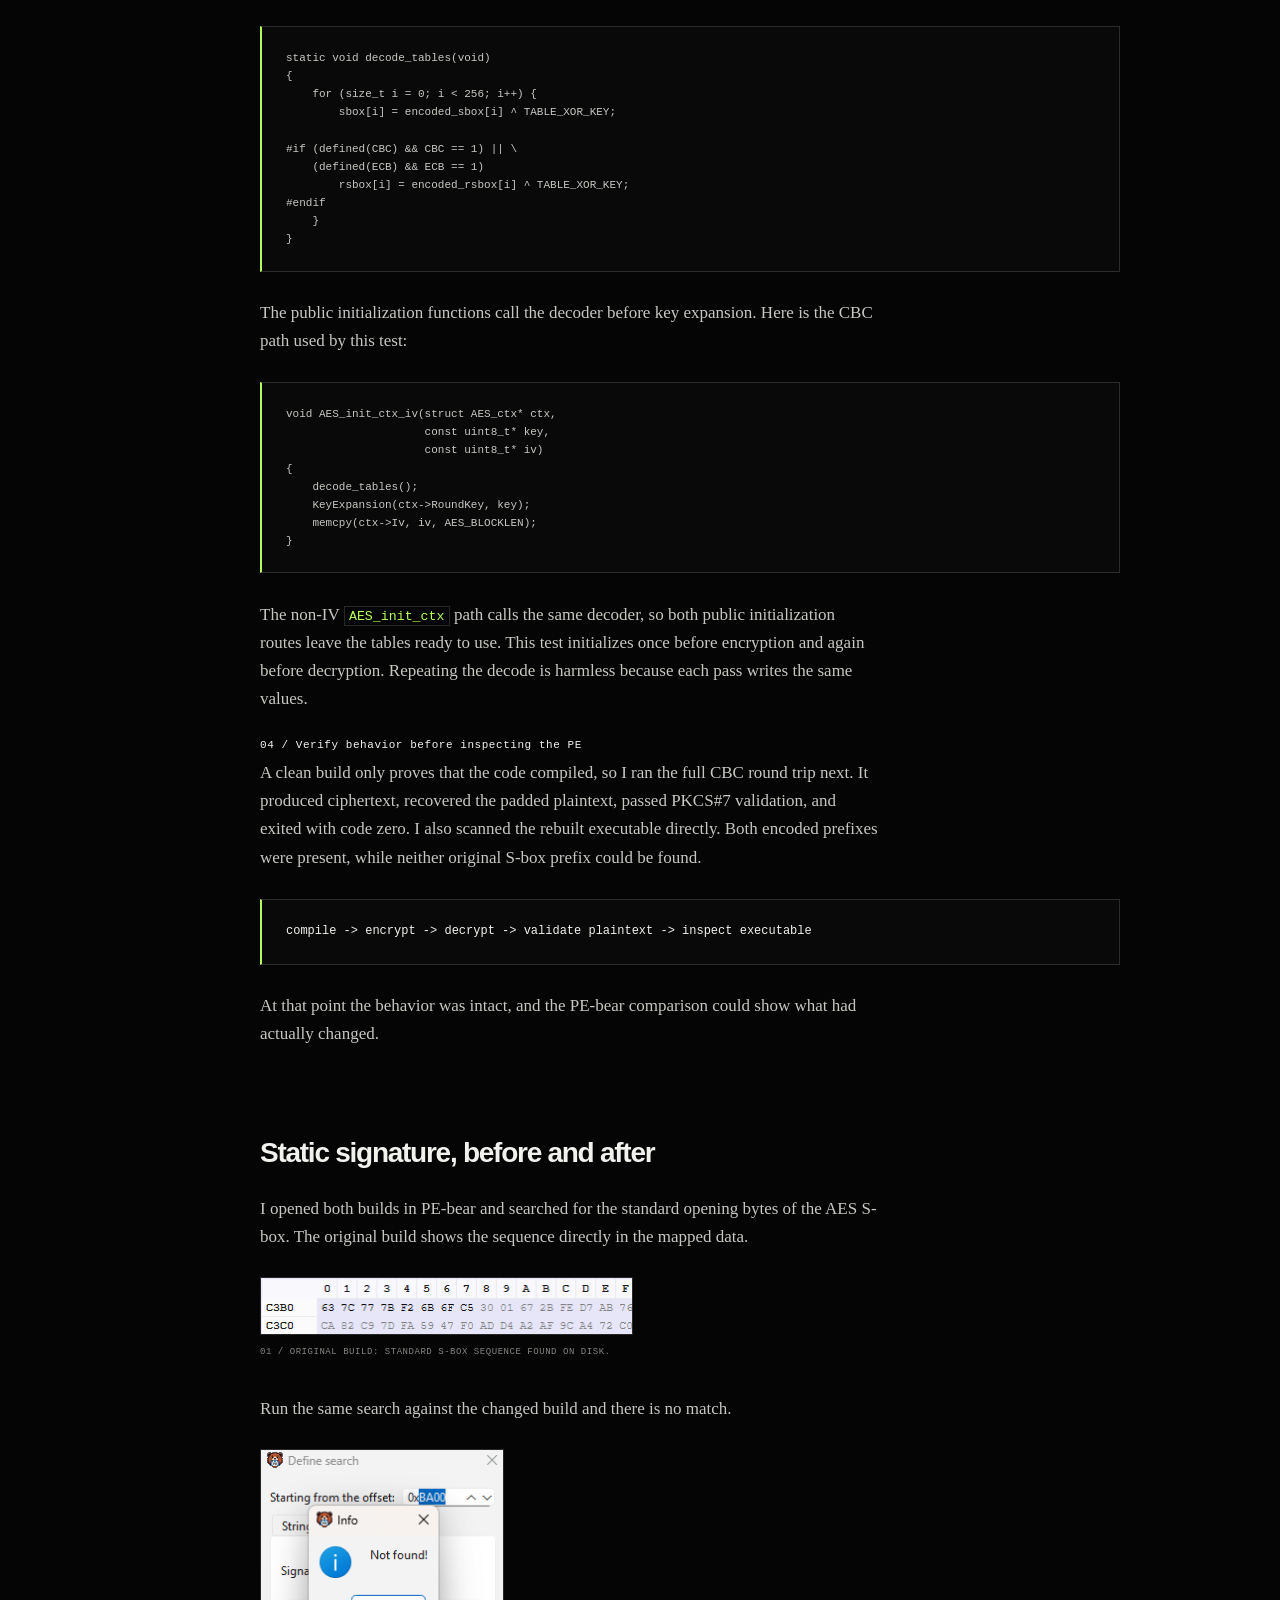
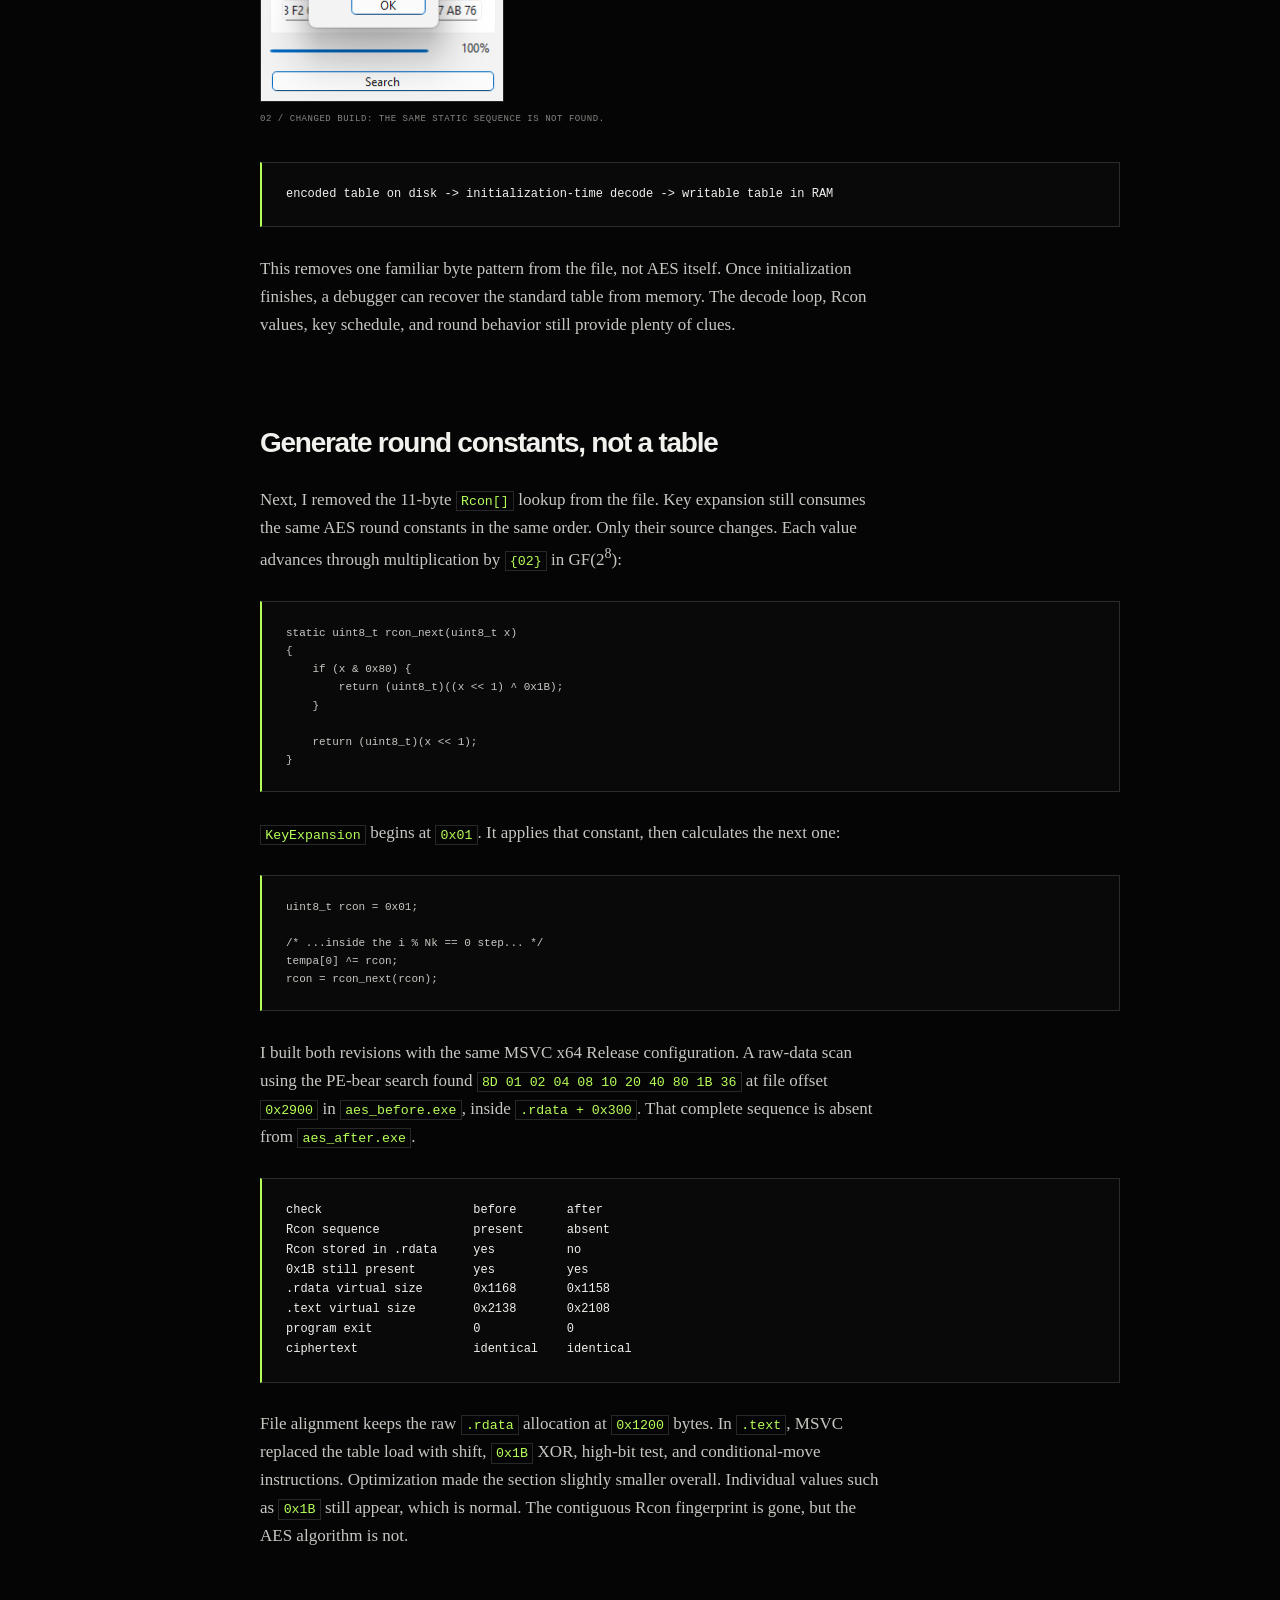
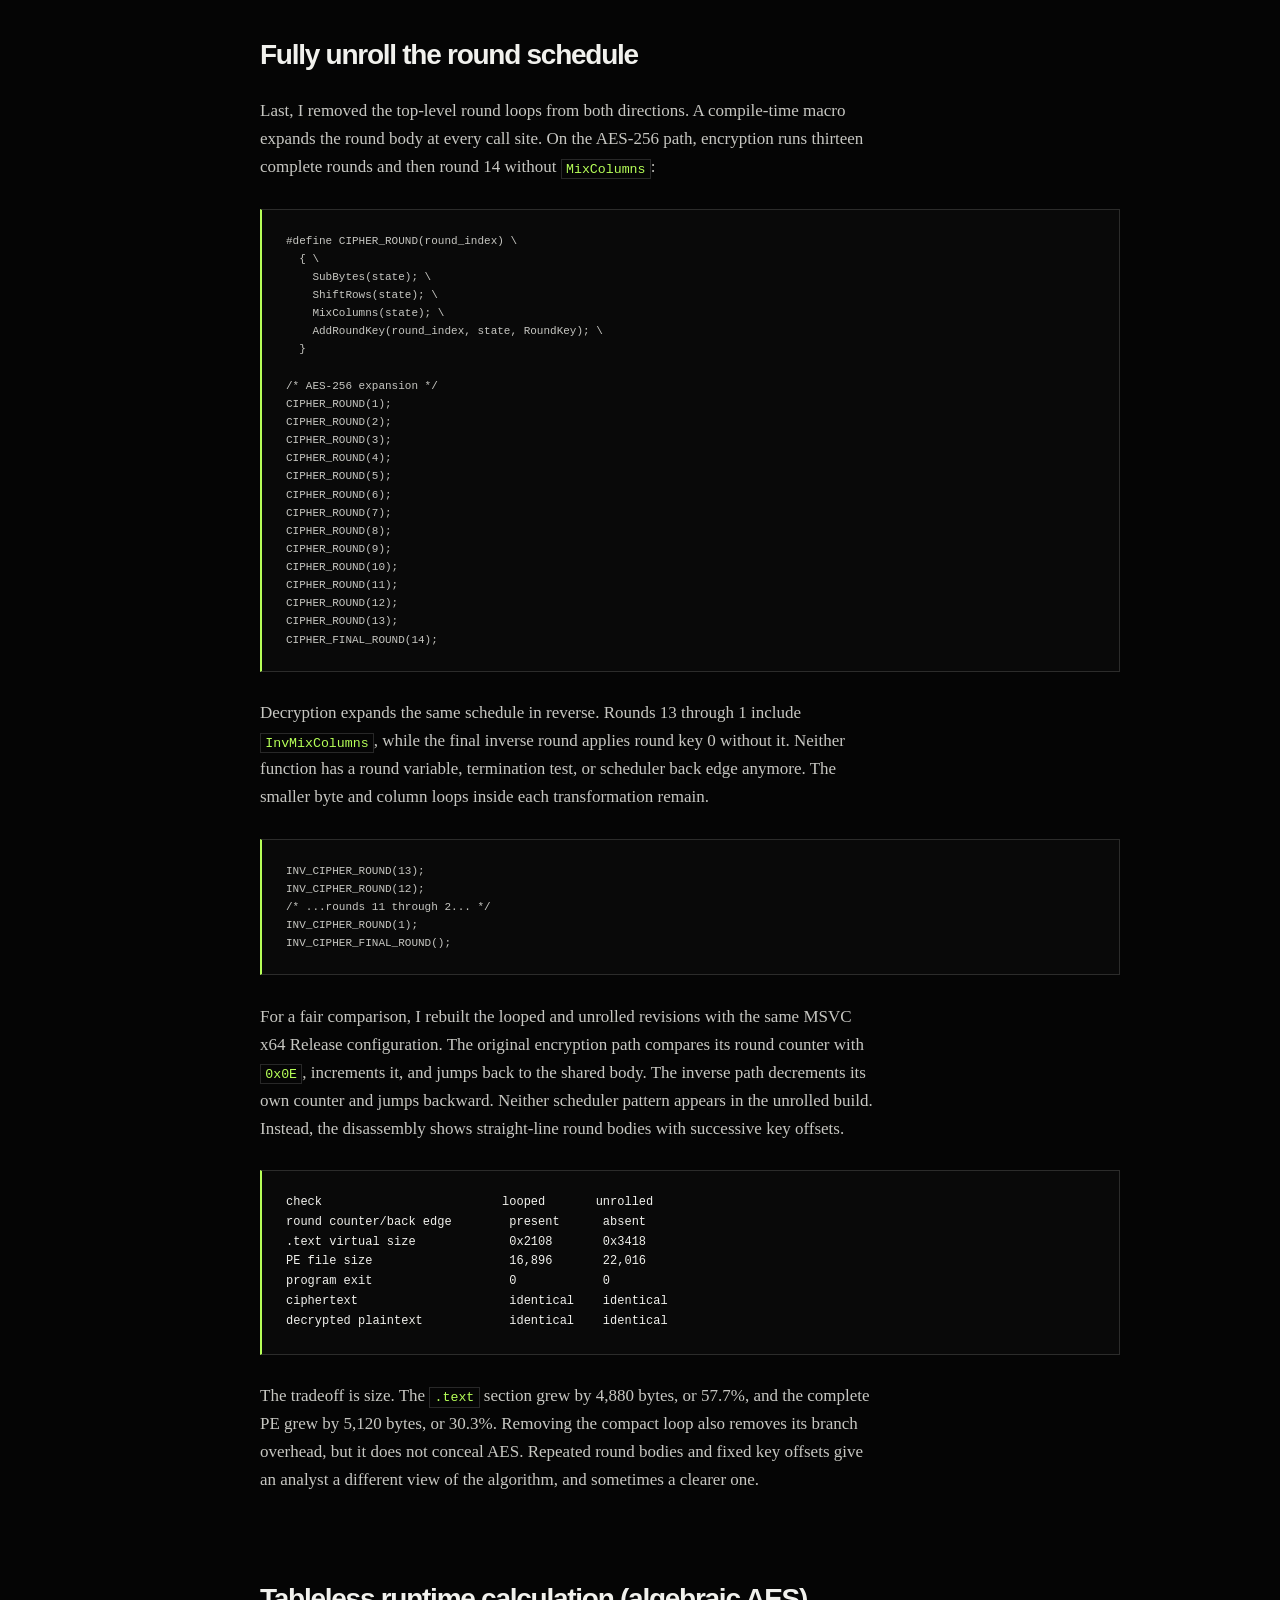
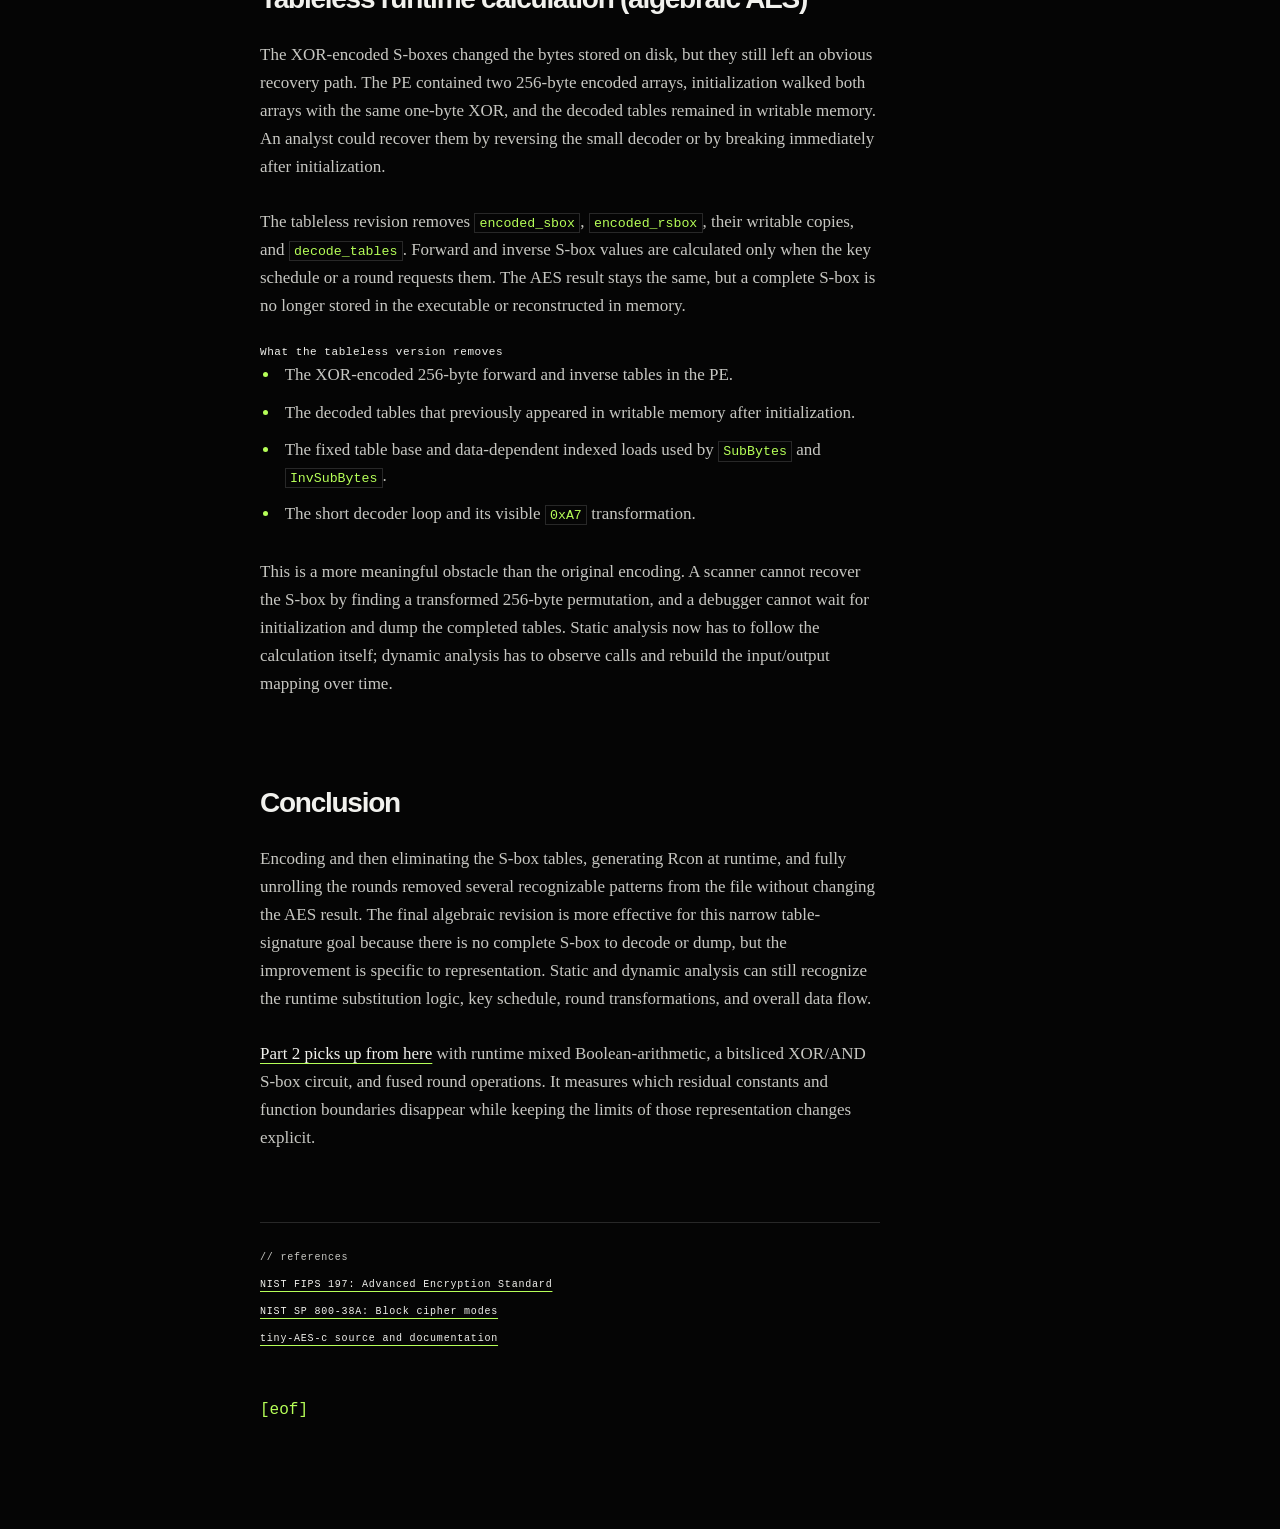
<file: posts/hide-encryption-signatures-from-analysis.html>
<!doctype html>
<html lang="en">
  <head>
    <meta charset="UTF-8" />
    <meta name="viewport" content="width=device-width, initial-scale=1.0" />
    <meta
      name="description"
      content="A tiny-AES reverse-engineering experiment that moves from encoded S-box tables to tableless runtime calculation, generates Rcon, unrolls AES rounds, and compares the PE changes."
    />
    <meta name="theme-color" content="#050505" />
    <title>Hide encryption signatures from analysis - Part 1 - ST_M1CH43L</title>
    <link
      rel="canonical"
      href="https://deadkennedyx.github.io/ST_M1CH43L/posts/hide-encryption-signatures-from-analysis.html"
    />
    <link rel="icon" href="../assets/favicon.svg" type="image/svg+xml" />
    <link rel="stylesheet" href="post.css" />
  </head>
  <body>
    <div class="post-background" aria-hidden="true"></div>
    <main class="post-shell">
      <nav class="post-nav">
        <a href="../index.html">&lt;- return_home</a>
        <span>ST_M1CH43L / 001</span>
      </nav>
      <p class="post-creed" aria-hidden="true">
        <span>Christ</span>
        <span>is king</span>
      </p>

      <article>
        <p class="kicker">// transmission 001</p>
        <h1>Hide encryption signatures from analysis - Part 1</h1>
        <p class="post-meta">29.08.26 / 12 min read</p>

        <div class="body-copy">
          <p>This two-part experiment starts with a recognizable AES-256-CBC implementation and asks how changing its representation changes what an analyst sees. The test stays deliberately small: pad a byte buffer, encrypt it, decrypt it, and verify that the original bytes return. Keeping that behavior fixed gives us a clean baseline while the executable changes around it.</p>

          <p>Part 1 targets three obvious signatures in tiny-AES. First, I XOR-encode the forward and inverse S-boxes, then replace them with tableless runtime calculation so the complete tables no longer exist as data. Next, I generate the Rcon values during key expansion instead of storing their sequence in the PE. Finally, I fully unroll the encryption and decryption schedules to remove the round-counter loops. After each change, I compare the MSVC x64 Release builds and look at which byte patterns, data objects, and control-flow shapes disappeared or moved.</p>

          <p><a href="hide-encryption-signatures-from-analysis-part-2.html">Part 2</a> moves from those AES-specific changes into mixed Boolean-arithmetic, fixed Boolean circuits, and fused round operations, then examines how each one changes the analyst's path through the program. The objective across both parts is not to claim that AES becomes invisible, but to understand how analysis shifts when its easiest static anchors are removed.</p>

          <p>The complete source is here if you want to follow along: <a href="https://github.com/DeadKennedyx/hidden-tiny-aes" rel="noreferrer">github.com/DeadKennedyx/hidden-tiny-aes</a></p>

          <h2>AES-256-CBC, briefly</h2>

          <p>AES-256 refers to the 32-byte key. The block size stays fixed at 16 bytes. With that key size, this build runs 14 rounds and produces a 240-byte expanded key schedule:</p>

          <pre><code>#define AES256 1
#define AES_BLOCKLEN 16
#define AES_KEYLEN 32
#define AES_keyExpSize 240</code></pre>

          <p>CBC works on complete blocks, so PKCS#7 fills the final block by appending <code>n</code> bytes whose value is also <code>n</code>. The first plaintext block is XORed with the IV. Every block after that is XORed with the previous ciphertext block:</p>

          <pre class="equation"><code>C[0] = AES(key, P[0] XOR IV)
C[i] = AES(key, P[i] XOR C[i - 1])</code></pre>

          <p>The IV is 16 bytes too. It must be fresh and unpredictable for every encryption under the same key, and it can be stored beside the ciphertext.</p>

          <h2>Why the S-box appears in the binary</h2>

          <p>AES arranges each block as a 4 x 4 byte state. For our purposes, the flow is simple: AES-256 applies an initial round key, runs thirteen full rounds, then finishes with a round that leaves out <code>MixColumns</code>.</p>

          <pre><code>AddRoundKey(0, state, RoundKey);

for (uint8_t round = 1; round &lt; Nr; round++) {
    SubBytes(state);
    ShiftRows(state);
    MixColumns(state);
    AddRoundKey(round, state, RoundKey);
}

SubBytes(state);
ShiftRows(state);
AddRoundKey(Nr, state, RoundKey);</code></pre>

          <p><code>SubBytes</code> is the nonlinear step. It reads from a fixed 256-byte S-box, while decryption reads from the inverse table. <code>ShiftRows</code> moves bytes around, <code>MixColumns</code> diffuses each column in GF(2<sup>8</sup>), and <code>AddRoundKey</code> XORs in the expanded key. Those compiled lookup tables are the recognizable patterns I want to change, so we do not need a deeper AES walkthrough here.</p>

          <h2>Why tiny-AES instead of BCrypt</h2>

          <p>With tiny-AES, the cipher is compiled directly into the program. This path has no <code>bcrypt.dll</code> import, no provider setup, and no external crypto API to wrap. The source is small enough to step through, works outside Windows, and lets me disable unused modes at compile time.</p>

          <p>Some analysis tools treat crypto API imports as one clue among many. Removing that import changes the dependency and telemetry profile, but nothing becomes invisible. The AES tables, key schedule, high-entropy output, and surrounding behavior can all be observed. For me, the real benefit is control over a small dependency.</p>

          <p>That control also opens the door to a useful experiment. Recognizable components such as the S-box tables can be encoded on disk and rebuilt at runtime, which removes byte patterns commonly used to fingerprint an encryption program.</p>

          <h2>Engineering the table-encoding experiment</h2>

          <p>First, I needed a baseline. PE-bear showed that the normal tiny-AES build stored the forward S-box as 256 literal bytes in <code>.rdata</code>. It begins with the familiar sequence <code>63 7C 77 7B F2 6B 6F C5</code>, and searching for that prefix leads straight to the table. The inverse S-box has the same problem. Its opening bytes are <code>52 09 6A D5</code>.</p>

          <p>The goal was straightforward: change how the tables look on disk without changing the AES computation. Instead of placing the standard bytes in the executable, I compiled an XOR-encoded copy into read-only data. Writable storage holds the real table after the AES context is initialized.</p>

          <pre class="equation"><code>encoded byte = AES table byte XOR 0xA7
runtime byte = encoded byte XOR 0xA7</code></pre>

          <h3>01 / Encode constants during compilation</h3>

          <p>I added two macros near the top of <code>aes.c</code>. Because <code>ENC_BYTE</code> receives a literal constant, the compiler evaluates the XOR while building the initializer. For example, <code>ENC_BYTE(0x63)</code> emits <code>C4</code> because <code>63 XOR A7 = C4</code>. The original <code>63</code> byte is never written to the file by that initializer.</p>

          <pre><code>#define TABLE_XOR_KEY 0xA7
#define ENC_BYTE(x) ((uint8_t)((x) ^ TABLE_XOR_KEY))</code></pre>

          <p>The original constant S-box became <code>encoded_sbox</code>, with all 256 values wrapped in the macro. A separate zero-initialized array becomes the writable runtime table used by the existing lookup code.</p>

          <pre><code>static const uint8_t encoded_sbox[256] = {
    ENC_BYTE(0x63), ENC_BYTE(0x7c),
    ENC_BYTE(0x77), ENC_BYTE(0x7b),
    ENC_BYTE(0xf2), ENC_BYTE(0x6b),
    ENC_BYTE(0x6f), ENC_BYTE(0xc5),
    /* ...all 256 original values... */
};

static uint8_t sbox[256];</code></pre>

          <p>The encoded array stays constant and normally lands in read-only initialized data. The zero-initialized runtime array needs writable storage, so it is usually represented as uninitialized data in the image. The linker decides the exact PE layout. What matters here is that the standard lookup bytes no longer appear in their original form on disk.</p>

          <h3>02 / Apply the same transformation to decryption</h3>

          <p>Changing only the forward table would leave a second recognizable AES table in the executable. This round-trip test also calls <code>AES_CBC_decrypt_buffer</code>, whose inverse rounds read from <code>rsbox</code>. I encoded all 256 inverse S-box values and added a writable runtime copy for them too.</p>

          <pre><code>#if (defined(CBC) &amp;&amp; CBC == 1) || \
    (defined(ECB) &amp;&amp; ECB == 1)
static const uint8_t encoded_rsbox[256] = {
    ENC_BYTE(0x52), ENC_BYTE(0x09),
    ENC_BYTE(0x6a), ENC_BYTE(0xd5),
    /* ...all 256 original values... */
};

static uint8_t rsbox[256];
#endif</code></pre>

          <p>I kept tiny-AES's existing mode guard around the inverse table. A CTR-only build never uses inverse AES rounds, so there is no reason for it to allocate or reference <code>rsbox</code>.</p>

          <h3>03 / Restore both tables during initialization</h3>

          <p>The decoder is small. It walks both encoded arrays and applies the same XOR key again. Since XOR is its own inverse, that second operation rebuilds the exact bytes expected by <code>SubBytes</code> and <code>InvSubBytes</code>.</p>

          <pre><code>static void decode_tables(void)
{
    for (size_t i = 0; i &lt; 256; i++) {
        sbox[i] = encoded_sbox[i] ^ TABLE_XOR_KEY;

#if (defined(CBC) &amp;&amp; CBC == 1) || \
    (defined(ECB) &amp;&amp; ECB == 1)
        rsbox[i] = encoded_rsbox[i] ^ TABLE_XOR_KEY;
#endif
    }
}</code></pre>

          <p>The public initialization functions call the decoder before key expansion. Here is the CBC path used by this test:</p>

          <pre><code>void AES_init_ctx_iv(struct AES_ctx* ctx,
                     const uint8_t* key,
                     const uint8_t* iv)
{
    decode_tables();
    KeyExpansion(ctx-&gt;RoundKey, key);
    memcpy(ctx-&gt;Iv, iv, AES_BLOCKLEN);
}</code></pre>

          <p>The non-IV <code>AES_init_ctx</code> path calls the same decoder, so both public initialization routes leave the tables ready to use. This test initializes once before encryption and again before decryption. Repeating the decode is harmless because each pass writes the same values.</p>

          <h3>04 / Verify behavior before inspecting the PE</h3>

          <p>A clean build only proves that the code compiled, so I ran the full CBC round trip next. It produced ciphertext, recovered the padded plaintext, passed PKCS#7 validation, and exited with code zero. I also scanned the rebuilt executable directly. Both encoded prefixes were present, while neither original S-box prefix could be found.</p>

          <pre class="equation"><code>compile -&gt; encrypt -&gt; decrypt -&gt; validate plaintext -&gt; inspect executable</code></pre>

          <p>At that point the behavior was intact, and the PE-bear comparison could show what had actually changed.</p>

          <h2>Static signature, before and after</h2>

          <p>I opened both builds in PE-bear and searched for the standard opening bytes of the AES S-box. The original build shows the sequence directly in the mapped data.</p>

          <figure class="evidence">
            <img
              src="../assets/pe-bear-sbox-found.png"
              alt="PE-bear showing the standard AES S-box byte sequence in the original binary"
              width="373"
              height="56"
              loading="lazy"
            />
            <figcaption>01 / Original build: standard S-box sequence found on disk.</figcaption>
          </figure>

          <p>Run the same search against the changed build and there is no match.</p>

          <figure class="evidence">
            <img
              src="../assets/pe-bear-sbox-not-found.png"
              alt="PE-bear reporting that the standard AES S-box sequence was not found"
              width="244"
              height="253"
              loading="lazy"
            />
            <figcaption>02 / Changed build: the same static sequence is not found.</figcaption>
          </figure>

          <pre class="equation"><code>encoded table on disk -&gt; initialization-time decode -&gt; writable table in RAM</code></pre>

          <p>This removes one familiar byte pattern from the file, not AES itself. Once initialization finishes, a debugger can recover the standard table from memory. The decode loop, Rcon values, key schedule, and round behavior still provide plenty of clues.</p>

          <h2>Generate round constants, not a table</h2>

          <p>Next, I removed the 11-byte <code>Rcon[]</code> lookup from the file. Key expansion still consumes the same AES round constants in the same order. Only their source changes. Each value advances through multiplication by <code>{02}</code> in GF(2<sup>8</sup>):</p>

          <pre><code>static uint8_t rcon_next(uint8_t x)
{
    if (x &amp; 0x80) {
        return (uint8_t)((x &lt;&lt; 1) ^ 0x1B);
    }

    return (uint8_t)(x &lt;&lt; 1);
}</code></pre>

          <p><code>KeyExpansion</code> begins at <code>0x01</code>. It applies that constant, then calculates the next one:</p>

          <pre><code>uint8_t rcon = 0x01;

/* ...inside the i % Nk == 0 step... */
tempa[0] ^= rcon;
rcon = rcon_next(rcon);</code></pre>

          <p>I built both revisions with the same MSVC x64 Release configuration. A raw-data scan using the PE-bear search found <code>8D 01 02 04 08 10 20 40 80 1B 36</code> at file offset <code>0x2900</code> in <code>aes_before.exe</code>, inside <code>.rdata + 0x300</code>. That complete sequence is absent from <code>aes_after.exe</code>.</p>

          <pre class="equation"><code>check                     before       after
Rcon sequence             present      absent
Rcon stored in .rdata     yes          no
0x1B still present        yes          yes
.rdata virtual size       0x1168       0x1158
.text virtual size        0x2138       0x2108
program exit              0            0
ciphertext                identical    identical</code></pre>

          <p>File alignment keeps the raw <code>.rdata</code> allocation at <code>0x1200</code> bytes. In <code>.text</code>, MSVC replaced the table load with shift, <code>0x1B</code> XOR, high-bit test, and conditional-move instructions. Optimization made the section slightly smaller overall. Individual values such as <code>0x1B</code> still appear, which is normal. The contiguous Rcon fingerprint is gone, but the AES algorithm is not.</p>

          <h2 id="fully-unroll-the-round-schedule">Fully unroll the round schedule</h2>

          <p>Last, I removed the top-level round loops from both directions. A compile-time macro expands the round body at every call site. On the AES-256 path, encryption runs thirteen complete rounds and then round 14 without <code>MixColumns</code>:</p>

          <pre><code>#define CIPHER_ROUND(round_index) \
  { \
    SubBytes(state); \
    ShiftRows(state); \
    MixColumns(state); \
    AddRoundKey(round_index, state, RoundKey); \
  }

/* AES-256 expansion */
CIPHER_ROUND(1);
CIPHER_ROUND(2);
CIPHER_ROUND(3);
CIPHER_ROUND(4);
CIPHER_ROUND(5);
CIPHER_ROUND(6);
CIPHER_ROUND(7);
CIPHER_ROUND(8);
CIPHER_ROUND(9);
CIPHER_ROUND(10);
CIPHER_ROUND(11);
CIPHER_ROUND(12);
CIPHER_ROUND(13);
CIPHER_FINAL_ROUND(14);</code></pre>

          <p>Decryption expands the same schedule in reverse. Rounds 13 through 1 include <code>InvMixColumns</code>, while the final inverse round applies round key 0 without it. Neither function has a round variable, termination test, or scheduler back edge anymore. The smaller byte and column loops inside each transformation remain.</p>

          <pre><code>INV_CIPHER_ROUND(13);
INV_CIPHER_ROUND(12);
/* ...rounds 11 through 2... */
INV_CIPHER_ROUND(1);
INV_CIPHER_FINAL_ROUND();</code></pre>

          <p>For a fair comparison, I rebuilt the looped and unrolled revisions with the same MSVC x64 Release configuration. The original encryption path compares its round counter with <code>0x0E</code>, increments it, and jumps back to the shared body. The inverse path decrements its own counter and jumps backward. Neither scheduler pattern appears in the unrolled build. Instead, the disassembly shows straight-line round bodies with successive key offsets.</p>

          <pre class="equation"><code>check                         looped       unrolled
round counter/back edge        present      absent
.text virtual size             0x2108       0x3418
PE file size                   16,896       22,016
program exit                   0            0
ciphertext                     identical    identical
decrypted plaintext            identical    identical</code></pre>

          <p>The tradeoff is size. The <code>.text</code> section grew by 4,880 bytes, or 57.7%, and the complete PE grew by 5,120 bytes, or 30.3%. Removing the compact loop also removes its branch overhead, but it does not conceal AES. Repeated round bodies and fixed key offsets give an analyst a different view of the algorithm, and sometimes a clearer one.</p>

          <h2 id="tableless-runtime-calculation">Tableless runtime calculation (algebraic AES)</h2>

          <p>The XOR-encoded S-boxes changed the bytes stored on disk, but they still left an obvious recovery path. The PE contained two 256-byte encoded arrays, initialization walked both arrays with the same one-byte XOR, and the decoded tables remained in writable memory. An analyst could recover them by reversing the small decoder or by breaking immediately after initialization.</p>

          <p>The tableless revision removes <code>encoded_sbox</code>, <code>encoded_rsbox</code>, their writable copies, and <code>decode_tables</code>. Forward and inverse S-box values are calculated only when the key schedule or a round requests them. The AES result stays the same, but a complete S-box is no longer stored in the executable or reconstructed in memory.</p>

          <h3>What the tableless version removes</h3>

          <ul>
            <li>The XOR-encoded 256-byte forward and inverse tables in the PE.</li>
            <li>The decoded tables that previously appeared in writable memory after initialization.</li>
            <li>The fixed table base and data-dependent indexed loads used by <code>SubBytes</code> and <code>InvSubBytes</code>.</li>
            <li>The short decoder loop and its visible <code>0xA7</code> transformation.</li>
          </ul>

          <p>This is a more meaningful obstacle than the original encoding. A scanner cannot recover the S-box by finding a transformed 256-byte permutation, and a debugger cannot wait for initialization and dump the completed tables. Static analysis now has to follow the calculation itself; dynamic analysis has to observe calls and rebuild the input/output mapping over time.</p>

          <h2>Conclusion</h2>

          <p>Encoding and then eliminating the S-box tables, generating Rcon at runtime, and fully unrolling the rounds removed several recognizable patterns from the file without changing the AES result. The final algebraic revision is more effective for this narrow table-signature goal because there is no complete S-box to decode or dump, but the improvement is specific to representation. Static and dynamic analysis can still recognize the runtime substitution logic, key schedule, round transformations, and overall data flow.</p>

          <p><a href="hide-encryption-signatures-from-analysis-part-2.html">Part 2 picks up from here</a> with runtime mixed Boolean-arithmetic, a bitsliced XOR/AND S-box circuit, and fused round operations. It measures which residual constants and function boundaries disappear while keeping the limits of those representation changes explicit.</p>

          <div class="sources">
            <p>// references</p>
            <p><a href="https://csrc.nist.gov/pubs/fips/197/final" rel="noreferrer">NIST FIPS 197: Advanced Encryption Standard</a></p>
            <p><a href="https://csrc.nist.gov/pubs/sp/800/38/a/final" rel="noreferrer">NIST SP 800-38A: Block cipher modes</a></p>
            <p><a href="https://github.com/kokke/tiny-AES-C" rel="noreferrer">tiny-AES-c source and documentation</a></p>
          </div>
        </div>

        <div class="endmark">[eof]</div>
      </article>
    </main>
  </body>
</html>
</file>
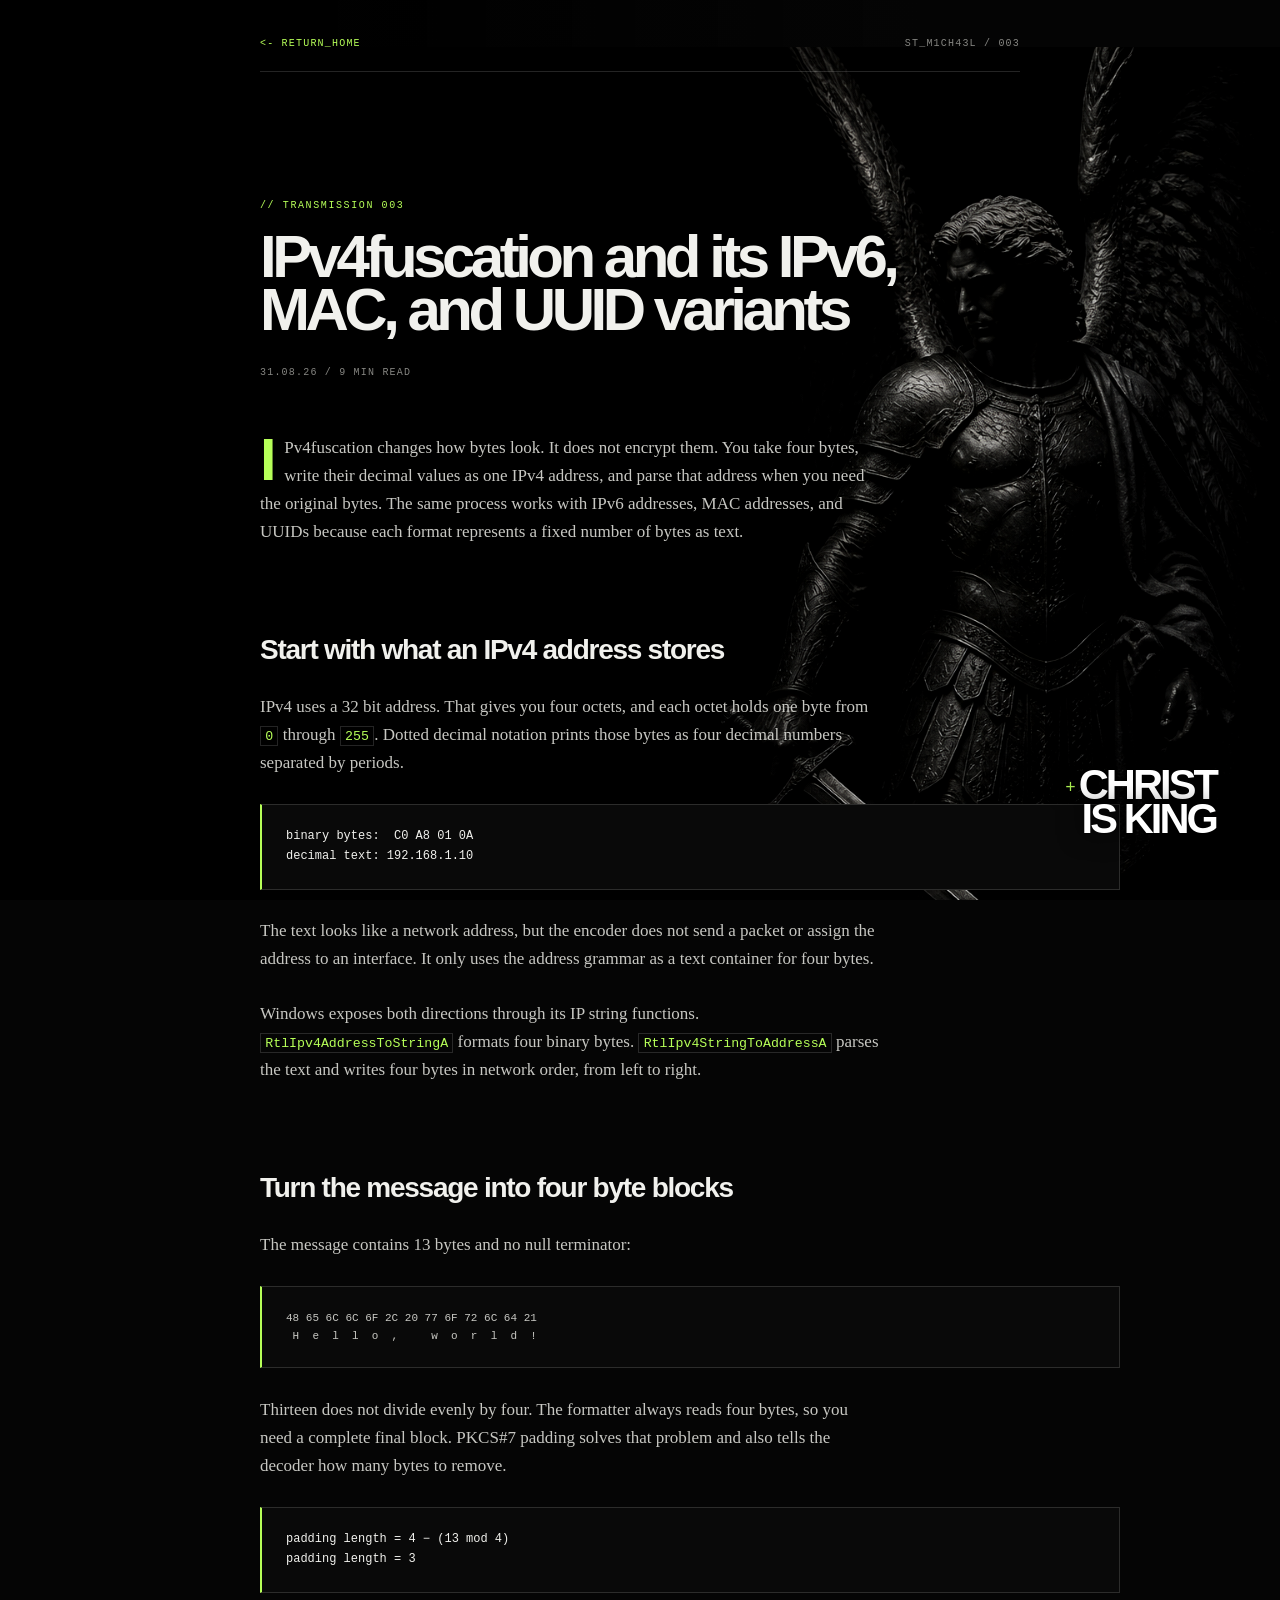
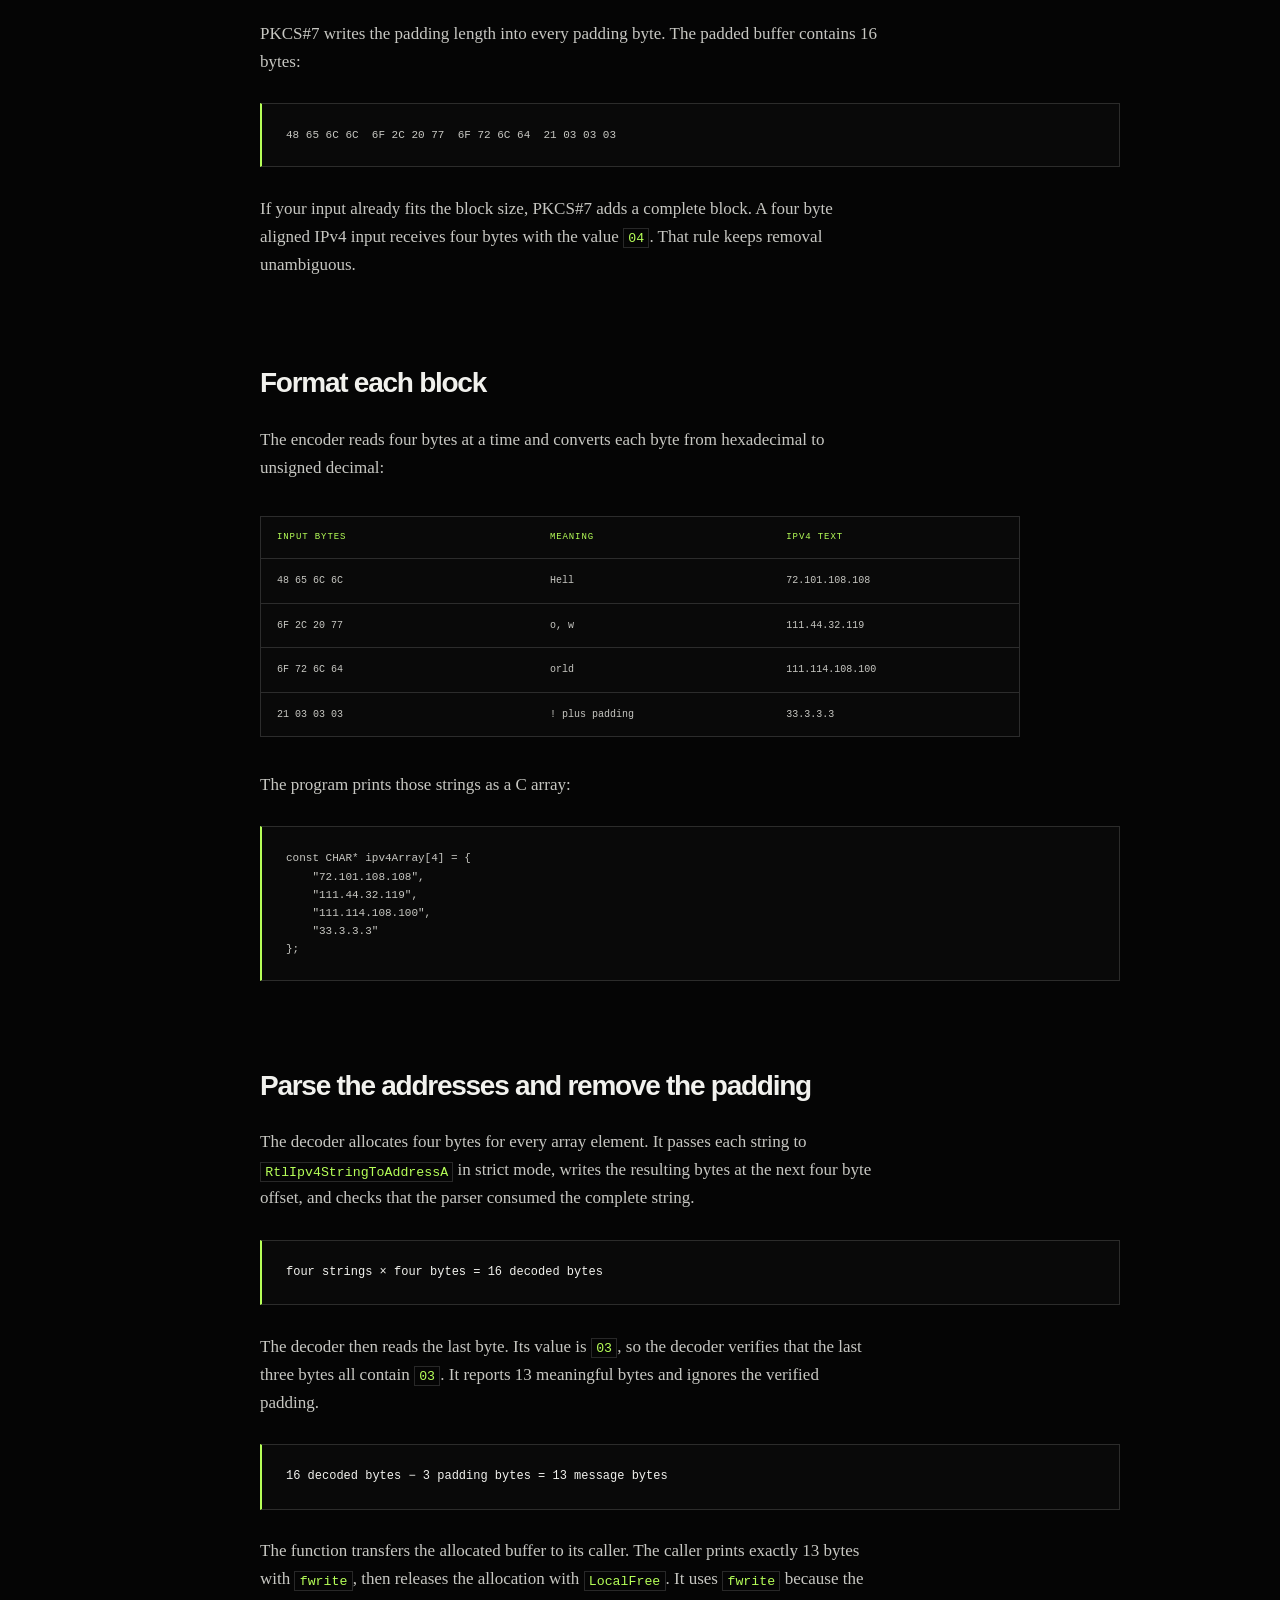
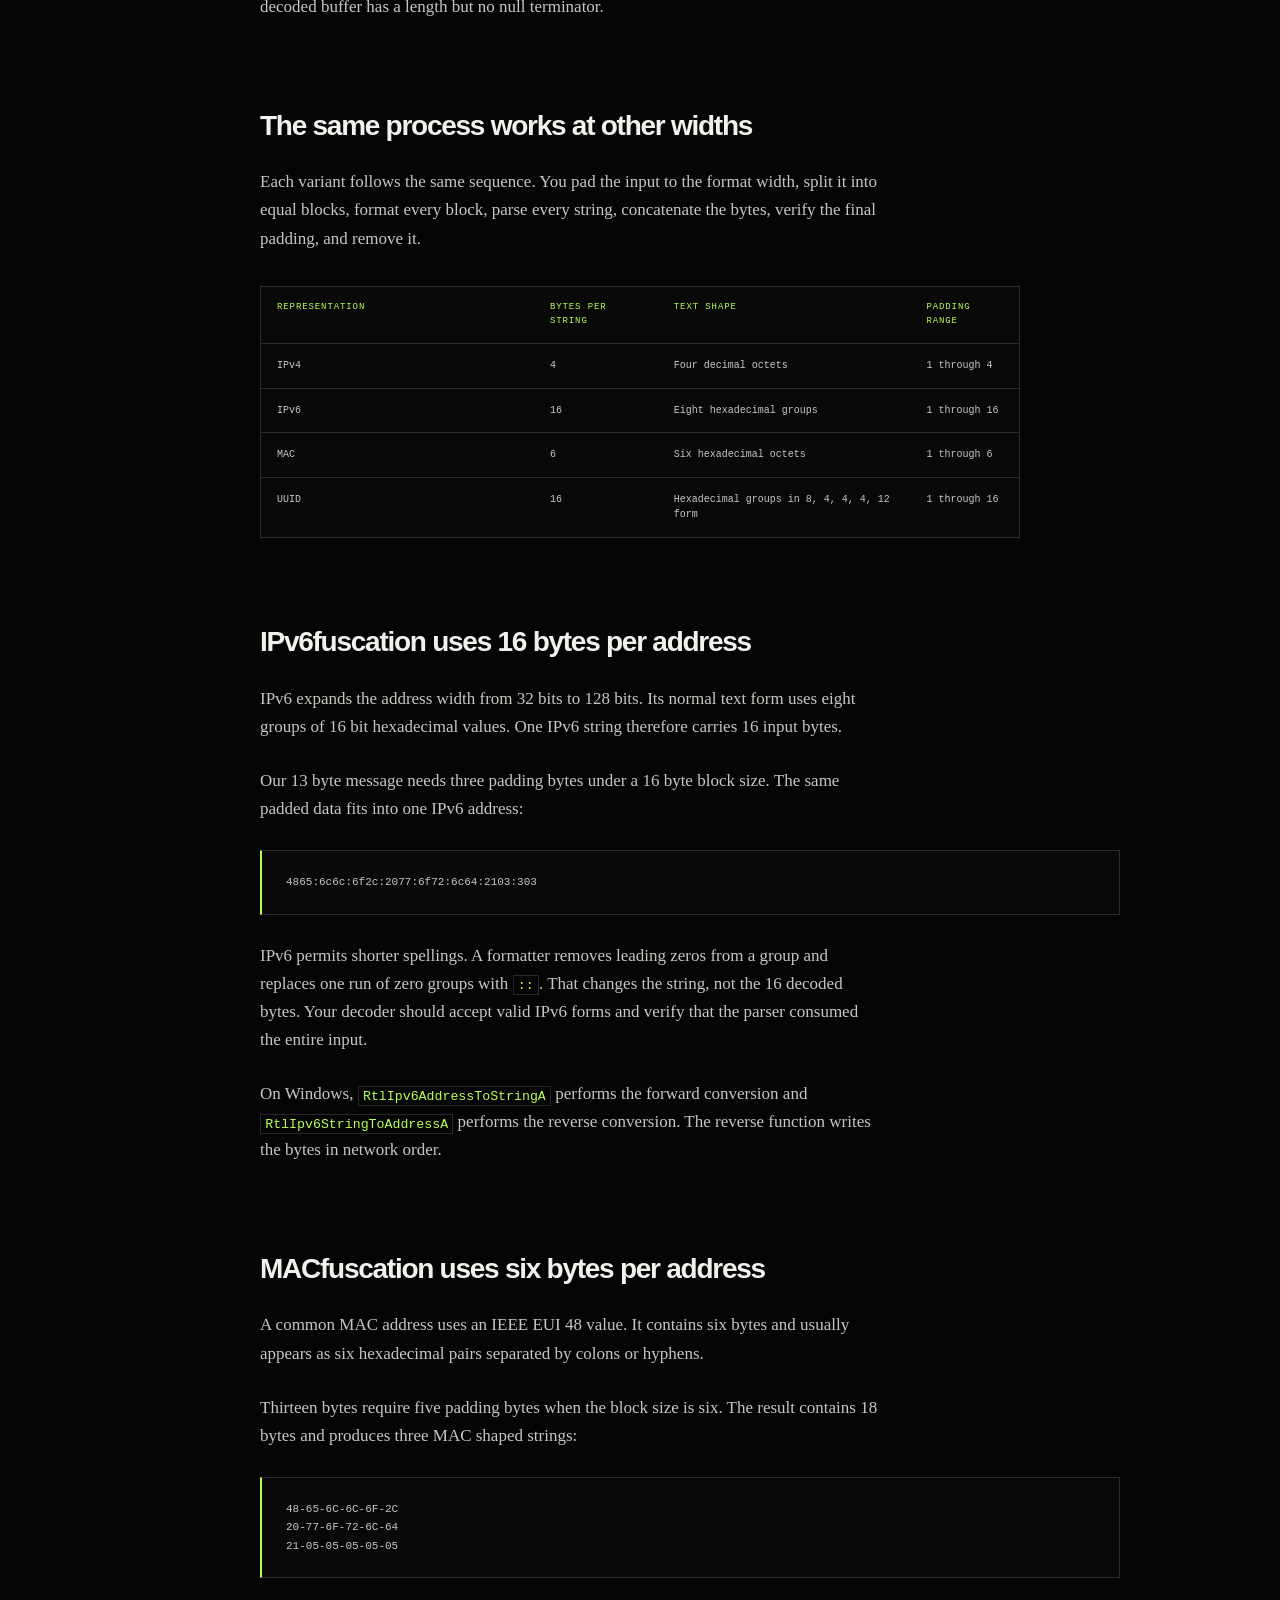
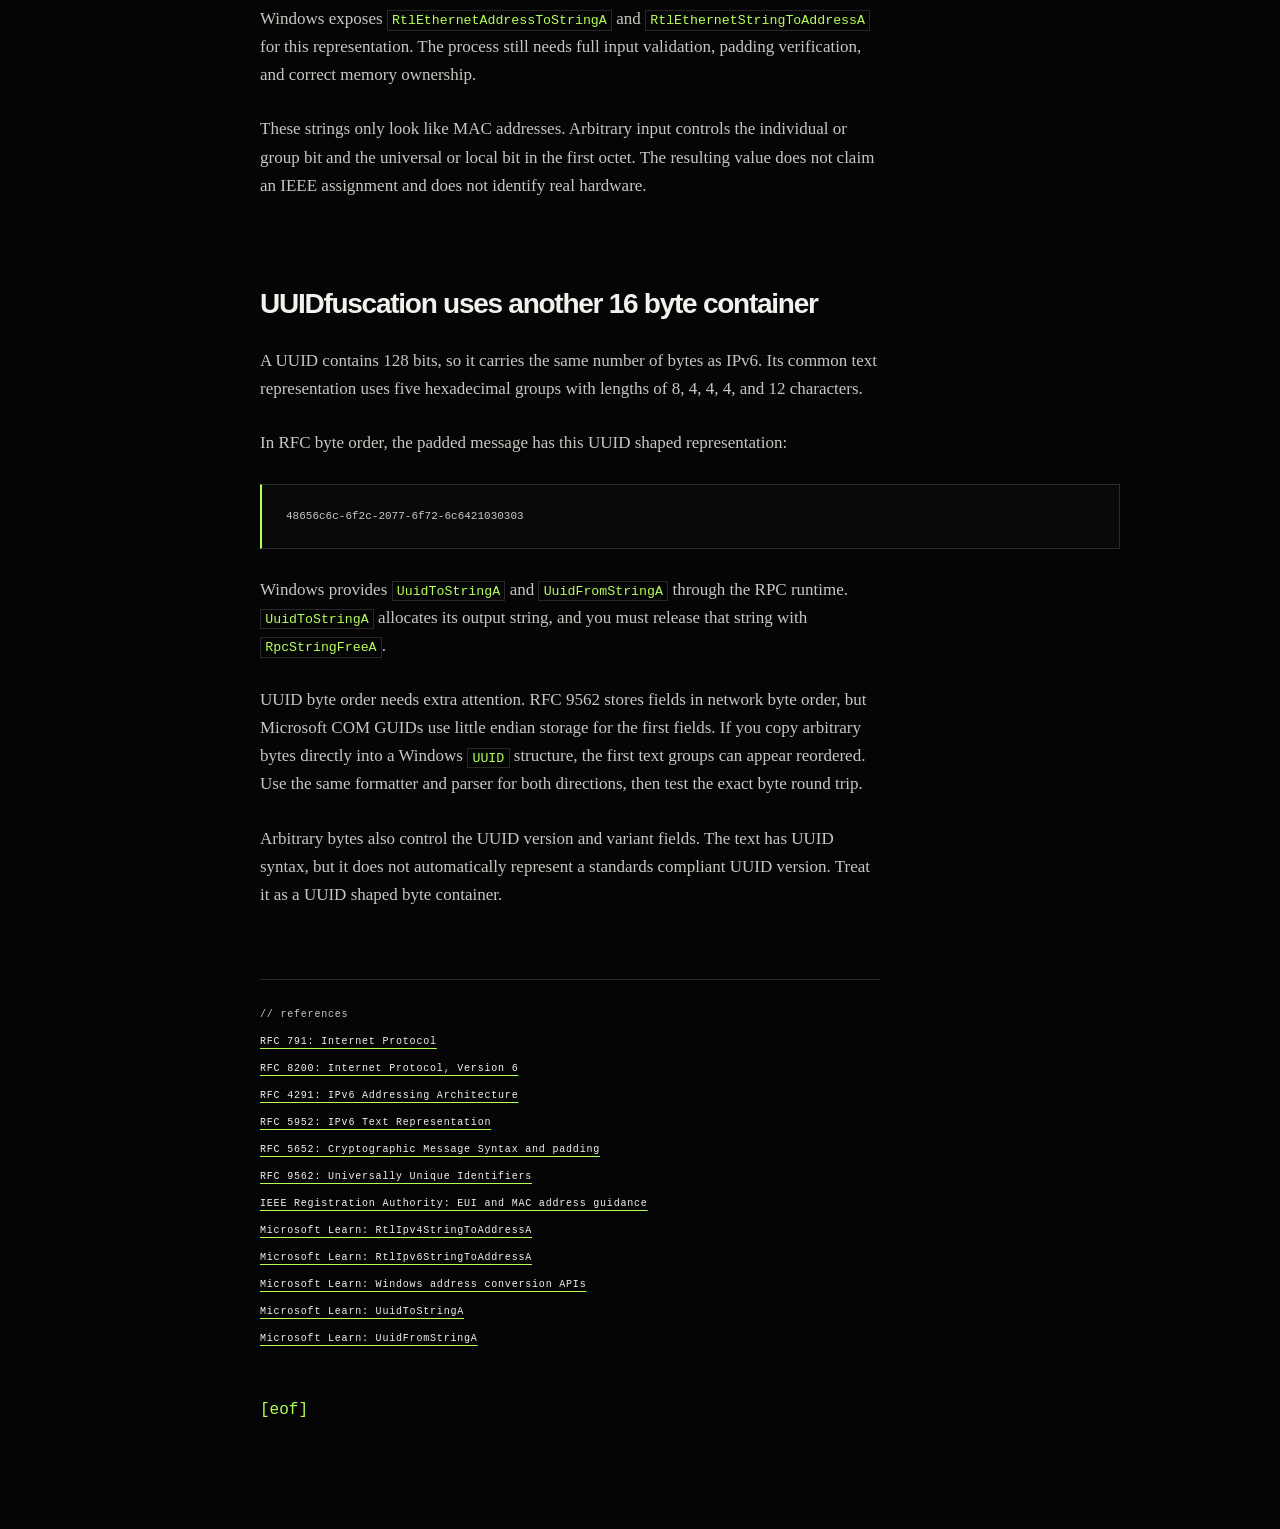
<file: posts/ipv4fuscation-ipv6-mac-uuid.html>
<!doctype html>
<html lang="en">
  <head>
    <meta charset="UTF-8" />
    <meta name="viewport" content="width=device-width, initial-scale=1.0" />
    <meta
      name="description"
      content="A direct look at IPv4fuscation, its padding and decoding process, and how IPv6, MAC, and UUID representations apply the same idea at different byte widths."
    />
    <meta name="theme-color" content="#050505" />
    <title>IPv4fuscation and its IPv6, MAC, and UUID variants - ST_M1CH43L</title>
    <link
      rel="canonical"
      href="https://deadkennedyx.github.io/ST_M1CH43L/posts/ipv4fuscation-ipv6-mac-uuid.html"
    />
    <link rel="icon" href="../assets/favicon.svg" type="image/svg+xml" />
    <link rel="stylesheet" href="post.css" />
  </head>
  <body>
    <div class="post-background" aria-hidden="true"></div>
    <main class="post-shell">
      <nav class="post-nav">
        <a href="../index.html">&lt;- return_home</a>
        <span>ST_M1CH43L / 003</span>
      </nav>
      <p class="post-creed" aria-hidden="true">
        <span>Christ</span>
        <span>is king</span>
      </p>

      <article>
        <p class="kicker">// transmission 003</p>
        <h1>IPv4fuscation and its IPv6, MAC, and UUID variants</h1>
        <p class="post-meta">31.08.26 / 9 min read</p>

        <div class="body-copy">
          <p>IPv4fuscation changes how bytes look. It does not encrypt them. You take four bytes, write their decimal values as one IPv4 address, and parse that address when you need the original bytes. The same process works with IPv6 addresses, MAC addresses, and UUIDs because each format represents a fixed number of bytes as text.</p>

          <h2>Start with what an IPv4 address stores</h2>

          <p>IPv4 uses a 32 bit address. That gives you four octets, and each octet holds one byte from <code>0</code> through <code>255</code>. Dotted decimal notation prints those bytes as four decimal numbers separated by periods.</p>

          <pre class="equation"><code>binary bytes:  C0 A8 01 0A
decimal text: 192.168.1.10</code></pre>

          <p>The text looks like a network address, but the encoder does not send a packet or assign the address to an interface. It only uses the address grammar as a text container for four bytes.</p>

          <p>Windows exposes both directions through its IP string functions. <code>RtlIpv4AddressToStringA</code> formats four binary bytes. <code>RtlIpv4StringToAddressA</code> parses the text and writes four bytes in network order, from left to right.</p>

          <h2>Turn the message into four byte blocks</h2>

          <p>The message contains 13 bytes and no null terminator:</p>

          <pre><code>48 65 6C 6C 6F 2C 20 77 6F 72 6C 64 21
 H  e  l  l  o  ,     w  o  r  l  d  !</code></pre>

          <p>Thirteen does not divide evenly by four. The formatter always reads four bytes, so you need a complete final block. PKCS#7 padding solves that problem and also tells the decoder how many bytes to remove.</p>

          <pre class="equation"><code>padding length = 4 − (13 mod 4)
padding length = 3</code></pre>

          <p>PKCS#7 writes the padding length into every padding byte. The padded buffer contains 16 bytes:</p>

          <pre><code>48 65 6C 6C  6F 2C 20 77  6F 72 6C 64  21 03 03 03</code></pre>

          <p>If your input already fits the block size, PKCS#7 adds a complete block. A four byte aligned IPv4 input receives four bytes with the value <code>04</code>. That rule keeps removal unambiguous.</p>

          <h2>Format each block</h2>

          <p>The encoder reads four bytes at a time and converts each byte from hexadecimal to unsigned decimal:</p>

          <section class="comparison-wrap" aria-label="Hello world IPv4 conversion" tabindex="0">
            <table class="comparison-table">
              <thead>
                <tr>
                  <th>Input bytes</th>
                  <th>Meaning</th>
                  <th>IPv4 text</th>
                </tr>
              </thead>
              <tbody>
                <tr>
                  <td>48 65 6C 6C</td>
                  <td>Hell</td>
                  <td>72.101.108.108</td>
                </tr>
                <tr>
                  <td>6F 2C 20 77</td>
                  <td>o, w</td>
                  <td>111.44.32.119</td>
                </tr>
                <tr>
                  <td>6F 72 6C 64</td>
                  <td>orld</td>
                  <td>111.114.108.100</td>
                </tr>
                <tr>
                  <td>21 03 03 03</td>
                  <td>! plus padding</td>
                  <td>33.3.3.3</td>
                </tr>
              </tbody>
            </table>
          </section>

          <p>The program prints those strings as a C array:</p>

          <pre><code>const CHAR* ipv4Array[4] = {
    "72.101.108.108",
    "111.44.32.119",
    "111.114.108.100",
    "33.3.3.3"
};</code></pre>

          <h2>Parse the addresses and remove the padding</h2>

          <p>The decoder allocates four bytes for every array element. It passes each string to <code>RtlIpv4StringToAddressA</code> in strict mode, writes the resulting bytes at the next four byte offset, and checks that the parser consumed the complete string.</p>

          <pre class="equation"><code>four strings × four bytes = 16 decoded bytes</code></pre>

          <p>The decoder then reads the last byte. Its value is <code>03</code>, so the decoder verifies that the last three bytes all contain <code>03</code>. It reports 13 meaningful bytes and ignores the verified padding.</p>

          <pre class="equation"><code>16 decoded bytes − 3 padding bytes = 13 message bytes</code></pre>

          <p>The function transfers the allocated buffer to its caller. The caller prints exactly 13 bytes with <code>fwrite</code>, then releases the allocation with <code>LocalFree</code>. It uses <code>fwrite</code> because the decoded buffer has a length but no null terminator.</p>

          <h2>The same process works at other widths</h2>

          <p>Each variant follows the same sequence. You pad the input to the format width, split it into equal blocks, format every block, parse every string, concatenate the bytes, verify the final padding, and remove it.</p>

          <section class="comparison-wrap" aria-label="Address representation comparison" tabindex="0">
            <table class="comparison-table">
              <thead>
                <tr>
                  <th>Representation</th>
                  <th>Bytes per string</th>
                  <th>Text shape</th>
                  <th>Padding range</th>
                </tr>
              </thead>
              <tbody>
                <tr>
                  <td>IPv4</td>
                  <td>4</td>
                  <td>Four decimal octets</td>
                  <td>1 through 4</td>
                </tr>
                <tr>
                  <td>IPv6</td>
                  <td>16</td>
                  <td>Eight hexadecimal groups</td>
                  <td>1 through 16</td>
                </tr>
                <tr>
                  <td>MAC</td>
                  <td>6</td>
                  <td>Six hexadecimal octets</td>
                  <td>1 through 6</td>
                </tr>
                <tr>
                  <td>UUID</td>
                  <td>16</td>
                  <td>Hexadecimal groups in 8, 4, 4, 4, 12 form</td>
                  <td>1 through 16</td>
                </tr>
              </tbody>
            </table>
          </section>

          <h2>IPv6fuscation uses 16 bytes per address</h2>

          <p>IPv6 expands the address width from 32 bits to 128 bits. Its normal text form uses eight groups of 16 bit hexadecimal values. One IPv6 string therefore carries 16 input bytes.</p>

          <p>Our 13 byte message needs three padding bytes under a 16 byte block size. The same padded data fits into one IPv6 address:</p>

          <pre><code>4865:6c6c:6f2c:2077:6f72:6c64:2103:303</code></pre>

          <p>IPv6 permits shorter spellings. A formatter removes leading zeros from a group and replaces one run of zero groups with <code>::</code>. That changes the string, not the 16 decoded bytes. Your decoder should accept valid IPv6 forms and verify that the parser consumed the entire input.</p>

          <p>On Windows, <code>RtlIpv6AddressToStringA</code> performs the forward conversion and <code>RtlIpv6StringToAddressA</code> performs the reverse conversion. The reverse function writes the bytes in network order.</p>

          <h2>MACfuscation uses six bytes per address</h2>

          <p>A common MAC address uses an IEEE EUI 48 value. It contains six bytes and usually appears as six hexadecimal pairs separated by colons or hyphens.</p>

          <p>Thirteen bytes require five padding bytes when the block size is six. The result contains 18 bytes and produces three MAC shaped strings:</p>

          <pre><code>48-65-6C-6C-6F-2C
20-77-6F-72-6C-64
21-05-05-05-05-05</code></pre>

          <p>Windows exposes <code>RtlEthernetAddressToStringA</code> and <code>RtlEthernetStringToAddressA</code> for this representation. The process still needs full input validation, padding verification, and correct memory ownership.</p>

          <p>These strings only look like MAC addresses. Arbitrary input controls the individual or group bit and the universal or local bit in the first octet. The resulting value does not claim an IEEE assignment and does not identify real hardware.</p>

          <h2>UUIDfuscation uses another 16 byte container</h2>

          <p>A UUID contains 128 bits, so it carries the same number of bytes as IPv6. Its common text representation uses five hexadecimal groups with lengths of 8, 4, 4, 4, and 12 characters.</p>

          <p>In RFC byte order, the padded message has this UUID shaped representation:</p>

          <pre><code>48656c6c-6f2c-2077-6f72-6c6421030303</code></pre>

          <p>Windows provides <code>UuidToStringA</code> and <code>UuidFromStringA</code> through the RPC runtime. <code>UuidToStringA</code> allocates its output string, and you must release that string with <code>RpcStringFreeA</code>.</p>

          <p>UUID byte order needs extra attention. RFC 9562 stores fields in network byte order, but Microsoft COM GUIDs use little endian storage for the first fields. If you copy arbitrary bytes directly into a Windows <code>UUID</code> structure, the first text groups can appear reordered. Use the same formatter and parser for both directions, then test the exact byte round trip.</p>

          <p>Arbitrary bytes also control the UUID version and variant fields. The text has UUID syntax, but it does not automatically represent a standards compliant UUID version. Treat it as a UUID shaped byte container.</p>

          <div class="sources">
            <p>// references</p>
            <p><a href="https://www.rfc-editor.org/rfc/rfc791.html" rel="noreferrer">RFC 791: Internet Protocol</a></p>
            <p><a href="https://www.rfc-editor.org/rfc/rfc8200.html" rel="noreferrer">RFC 8200: Internet Protocol, Version 6</a></p>
            <p><a href="https://www.rfc-editor.org/rfc/rfc4291.html" rel="noreferrer">RFC 4291: IPv6 Addressing Architecture</a></p>
            <p><a href="https://www.rfc-editor.org/rfc/rfc5952.html" rel="noreferrer">RFC 5952: IPv6 Text Representation</a></p>
            <p><a href="https://www.rfc-editor.org/rfc/rfc5652.html" rel="noreferrer">RFC 5652: Cryptographic Message Syntax and padding</a></p>
            <p><a href="https://www.rfc-editor.org/rfc/rfc9562.html" rel="noreferrer">RFC 9562: Universally Unique Identifiers</a></p>
            <p><a href="https://standards.ieee.org/faqs/regauth/" rel="noreferrer">IEEE Registration Authority: EUI and MAC address guidance</a></p>
            <p><a href="https://learn.microsoft.com/en-us/windows/win32/api/ip2string/nf-ip2string-rtlipv4stringtoaddressa" rel="noreferrer">Microsoft Learn: RtlIpv4StringToAddressA</a></p>
            <p><a href="https://learn.microsoft.com/en-us/windows/win32/api/ip2string/nf-ip2string-rtlipv6stringtoaddressa" rel="noreferrer">Microsoft Learn: RtlIpv6StringToAddressA</a></p>
            <p><a href="https://learn.microsoft.com/en-us/uwp/win32-and-com/win32-apis" rel="noreferrer">Microsoft Learn: Windows address conversion APIs</a></p>
            <p><a href="https://learn.microsoft.com/en-us/windows/win32/api/rpcdce/nf-rpcdce-uuidtostringa" rel="noreferrer">Microsoft Learn: UuidToStringA</a></p>
            <p><a href="https://learn.microsoft.com/en-us/windows/win32/api/rpcdce/nf-rpcdce-uuidfromstringa" rel="noreferrer">Microsoft Learn: UuidFromStringA</a></p>
          </div>
        </div>

        <div class="endmark">[eof]</div>
      </article>
    </main>
  </body>
</html>
</file>
<file: styles.css>
:root {
  color-scheme: dark;
  --black: #050505;
  --white: #f1f1ed;
  --muted: #787875;
  --line: rgba(241, 241, 237, 0.15);
  --acid: #b6ff58;
  --mono: "SFMono-Regular", "Cascadia Code", "Liberation Mono", Menlo,
    Consolas, monospace;
}

* {
  box-sizing: border-box;
}

html {
  background: var(--black);
}

body {
  min-width: 320px;
  min-height: 100svh;
  margin: 0;
  overflow: hidden;
  background: var(--black);
  color: var(--white);
  font-family: var(--mono);
  -webkit-font-smoothing: antialiased;
}

a {
  color: inherit;
}

.background {
  position: fixed;
  z-index: 0;
  inset: 0;
  background-image:
    linear-gradient(90deg, var(--black) 0%, rgba(5, 5, 5, 0.94) 25%, transparent 72%),
    linear-gradient(0deg, rgba(5, 5, 5, 0.12), rgba(5, 5, 5, 0.12)),
    url("assets/st-michael.png");
  background-position: center, center, right bottom;
  background-repeat: no-repeat;
  background-size: cover, cover, contain;
  filter: contrast(1.04);
}

.noise {
  position: fixed;
  z-index: 1;
  inset: 0;
  pointer-events: none;
  opacity: 0.055;
  background-image: url("data:image/svg+xml,%3Csvg viewBox='0 0 180 180' xmlns='http://www.w3.org/2000/svg'%3E%3Cfilter id='n'%3E%3CfeTurbulence type='fractalNoise' baseFrequency='.9' numOctaves='4' stitchTiles='stitch'/%3E%3C/filter%3E%3Crect width='100%25' height='100%25' filter='url(%23n)' opacity='.55'/%3E%3C/svg%3E");
}

.shell {
  position: relative;
  z-index: 2;
  display: grid;
  grid-template-rows: auto 1fr auto;
  width: min(59vw, 900px);
  min-height: 100svh;
  padding: clamp(28px, 4vw, 64px) clamp(24px, 5vw, 80px);
}

.site-header {
  display: flex;
  align-items: center;
  justify-content: space-between;
  gap: 24px;
}

.wordmark {
  display: inline-flex;
  align-items: baseline;
  color: var(--white);
  font-size: clamp(15px, 1.25vw, 19px);
  font-weight: 700;
  letter-spacing: 0.13em;
  text-decoration: none;
}

.prompt {
  margin-right: 0.7em;
  color: var(--acid);
}

.cursor {
  color: var(--acid);
  animation: blink 1.2s steps(1, end) infinite;
}

.status {
  display: flex;
  align-items: center;
  gap: 8px;
  color: var(--muted);
  font-size: 10px;
  letter-spacing: 0.14em;
  text-transform: uppercase;
}

.status i {
  width: 5px;
  height: 5px;
  border-radius: 50%;
  background: var(--acid);
  box-shadow: 0 0 10px rgba(182, 255, 88, 0.65);
}

.entries {
  align-self: center;
  width: min(100%, 720px);
  padding: 10vh 0 5vh;
}

.section-label {
  display: flex;
  justify-content: space-between;
  margin-bottom: 16px;
  color: var(--muted);
  font-size: 10px;
  letter-spacing: 0.16em;
  text-transform: uppercase;
}

.section-label span:first-child {
  color: var(--acid);
}

.entry-list {
  border-top: 1px solid var(--line);
}

.empty-list {
  display: grid;
  min-height: clamp(190px, 28vh, 300px);
  place-items: center start;
  border-bottom: 1px solid var(--line);
}

.empty-state {
  margin: 0;
  color: var(--muted);
  font-size: 10px;
  letter-spacing: 0.14em;
  text-transform: uppercase;
}

.empty-state span {
  color: var(--acid);
  animation: blink 1.2s steps(1, end) infinite;
}

.entry {
  position: relative;
  display: grid;
  grid-template-columns: 50px 1fr auto;
  align-items: center;
  min-height: clamp(86px, 10vh, 112px);
  border-bottom: 1px solid var(--line);
  text-decoration: none;
  transition: border-color 220ms ease;
}

.entry::before {
  position: absolute;
  inset: 0;
  z-index: -1;
  background: rgba(241, 241, 237, 0.035);
  content: "";
  opacity: 0;
  transform: scaleX(0.98);
  transition: opacity 220ms ease, transform 220ms ease;
}

.entry-index {
  align-self: start;
  padding-top: 29px;
  color: var(--muted);
  font-size: 9px;
  letter-spacing: 0.1em;
}

.entry-copy {
  display: flex;
  flex-direction: column;
  gap: 10px;
  padding: 24px 12px 22px 0;
}

.entry-title {
  font-family: Arial, Helvetica, sans-serif;
  font-size: clamp(18px, 2vw, 30px);
  font-weight: 400;
  letter-spacing: -0.045em;
  line-height: 1;
  transition: transform 220ms ease, color 220ms ease;
}

.entry-meta {
  color: var(--muted);
  font-size: 9px;
  letter-spacing: 0.1em;
  text-transform: uppercase;
}

.entry-arrow {
  padding-right: 4px;
  color: var(--acid);
  font-size: 19px;
  opacity: 0;
  transform: translate(-8px, 8px);
  transition: opacity 220ms ease, transform 220ms ease;
}

.entry:hover,
.entry:focus-visible {
  border-color: rgba(182, 255, 88, 0.48);
  outline: none;
}

.entry:hover::before,
.entry:focus-visible::before {
  opacity: 1;
  transform: scaleX(1);
}

.entry:hover .entry-title,
.entry:focus-visible .entry-title {
  color: #fff;
  transform: translateX(8px);
}

.entry:hover .entry-arrow,
.entry:focus-visible .entry-arrow {
  opacity: 1;
  transform: translate(0, 0);
}

.footer-line {
  display: flex;
  gap: 8px;
  color: var(--acid);
  font-size: 9px;
  letter-spacing: 0.08em;
}

.footer-command {
  color: var(--muted);
}

.creed {
  position: fixed;
  z-index: 3;
  right: clamp(24px, 5vw, 76px);
  bottom: clamp(28px, 7vh, 78px);
  display: flex;
  flex-direction: column;
  align-items: flex-end;
  margin: 0;
  color: #fff;
  font-family: Arial, Helvetica, sans-serif;
  font-size: clamp(27px, 3.25vw, 54px);
  font-weight: 800;
  letter-spacing: -0.07em;
  line-height: 0.83;
  text-align: right;
  text-transform: uppercase;
  text-shadow: 0 2px 25px #000, 0 0 2px #000;
}

.creed span:first-child::before {
  margin-right: 0.34em;
  color: var(--acid);
  content: "+";
  font-family: var(--mono);
  font-size: 0.42em;
  font-weight: 400;
  vertical-align: middle;
}

@keyframes blink {
  0%,
  48% {
    opacity: 1;
  }
  49%,
  100% {
    opacity: 0;
  }
}

@media (max-width: 900px) {
  body {
    overflow-y: auto;
  }

  .shell {
    width: min(78vw, 700px);
  }

  .creed {
    font-size: clamp(24px, 6vw, 42px);
  }
}

@media (max-width: 620px) {
  .shell {
    width: 100%;
    min-height: 100svh;
    padding: 24px 20px 28px;
  }

  .status {
    display: none;
  }

  .entries {
    align-self: start;
    padding-top: 13vh;
    padding-bottom: 28vh;
  }

  .entry {
    grid-template-columns: 40px 1fr auto;
    min-height: 92px;
  }

  .entry-index {
    padding-top: 28px;
  }

  .entry-title {
    font-size: clamp(20px, 6vw, 26px);
  }

  .creed {
    right: 20px;
    bottom: 28px;
    font-size: 30px;
  }
}

@media (prefers-reduced-motion: reduce) {
  *,
  *::before,
  *::after {
    scroll-behavior: auto !important;
    animation-duration: 0.01ms !important;
    animation-iteration-count: 1 !important;
    transition-duration: 0.01ms !important;
  }
}
</file>
<file: posts/post.css>
:root {
  color-scheme: dark;
  --black: #050505;
  --white: #f1f1ed;
  --muted: #858581;
  --line: rgba(241, 241, 237, 0.15);
  --acid: #b6ff58;
  --mono: "SFMono-Regular", "Cascadia Code", "Liberation Mono", Menlo, Consolas, monospace;
}

* { box-sizing: border-box; }
html { background: var(--black); }
body {
  min-width: 320px;
  min-height: 100svh;
  margin: 0;
  background: var(--black);
  color: var(--white);
  font-family: Arial, Helvetica, sans-serif;
  -webkit-font-smoothing: antialiased;
}

.post-background {
  position: fixed;
  z-index: 0;
  inset: 0;
  pointer-events: none;
  background-image:
    linear-gradient(90deg, var(--black) 0%, rgba(5, 5, 5, .94) 25%, transparent 72%),
    linear-gradient(0deg, rgba(5, 5, 5, .12), rgba(5, 5, 5, .12)),
    url("../assets/st-michael.png");
  background-position: center, center, right bottom;
  background-repeat: no-repeat;
  background-size: cover, cover, contain;
  filter: contrast(1.04);
}

.post-creed {
  position: fixed;
  z-index: 3;
  right: clamp(24px, 5vw, 76px);
  bottom: clamp(28px, 7vh, 78px);
  display: flex;
  flex-direction: column;
  align-items: flex-end;
  margin: 0;
  color: #fff;
  font-family: Arial, Helvetica, sans-serif;
  font-size: clamp(27px, 3.25vw, 54px);
  font-weight: 800;
  letter-spacing: -.07em;
  line-height: .83;
  pointer-events: none;
  text-align: right;
  text-shadow: 0 2px 25px #000, 0 0 2px #000;
  text-transform: uppercase;
  user-select: none;
}

.post-creed span:first-child::before {
  margin-right: .34em;
  color: var(--acid);
  content: "+";
  font-family: var(--mono);
  font-size: .42em;
  font-weight: 400;
  vertical-align: middle;
}

.post-shell {
  position: relative;
  z-index: 2;
  width: min(100% - 40px, 760px);
  margin: 0 auto;
  padding: 38px 0 110px;
}

.post-nav {
  display: flex;
  justify-content: space-between;
  border-bottom: 1px solid var(--line);
  padding-bottom: 22px;
  font-family: var(--mono);
  font-size: 10px;
  letter-spacing: .12em;
  text-transform: uppercase;
}

.post-nav a { color: var(--acid); text-decoration: none; }
.post-nav span { color: var(--muted); }

article { padding-top: clamp(70px, 12vw, 128px); }
.kicker {
  margin: 0 0 20px;
  color: var(--acid);
  font-family: var(--mono);
  font-size: 10px;
  letter-spacing: .16em;
  text-transform: uppercase;
}

h1 {
  max-width: 680px;
  margin: 0 0 30px;
  font-size: clamp(34px, 6vw, 60px);
  font-weight: 700;
  letter-spacing: -.075em;
  line-height: .88;
}

.post-meta {
  margin-bottom: 56px;
  color: var(--muted);
  font-family: var(--mono);
  font-size: 10px;
  letter-spacing: .12em;
  text-transform: uppercase;
}

.body-copy { max-width: 620px; }
.body-copy p {
  margin: 0 0 1.55em;
  color: #c7c7c2;
  font-family: Georgia, "Times New Roman", serif;
  font-size: clamp(15px, 1.55vw, 17px);
  line-height: 1.65;
}

.body-copy h2 {
  margin: 3.2em 0 1em;
  color: var(--white);
  font-size: clamp(21px, 2.6vw, 28px);
  font-weight: 700;
  letter-spacing: -.045em;
  line-height: 1.05;
}

.body-copy h3 {
  margin: 2.2em 0 .75em;
  color: var(--white);
  font-family: var(--mono);
  font-size: 11px;
  font-weight: 400;
  letter-spacing: .05em;
}

.body-copy a {
  color: var(--white);
  text-decoration-color: var(--acid);
  text-decoration-thickness: 1px;
  text-underline-offset: 4px;
}

.body-copy code {
  font-family: var(--mono);
}

.body-copy p code,
.body-copy li code {
  padding: .12em .32em;
  border: 1px solid var(--line);
  color: var(--acid);
  font-size: .78em;
}

.body-copy pre {
  width: min(860px, calc(100vw - 40px));
  margin: 2.1em 0;
  overflow-x: auto;
  border: 1px solid var(--line);
  border-left: 2px solid var(--acid);
  background: #090909;
  scrollbar-color: var(--muted) var(--black);
}

.body-copy pre code {
  display: block;
  width: max-content;
  min-width: 100%;
  padding: 22px 24px;
  color: #c7c7c2;
  font-size: 11px;
  line-height: 1.65;
  tab-size: 4;
}

.body-copy pre.mermaid {
  display: flex;
  justify-content: center;
  padding: 24px;
  color: #c7c7c2;
  text-transform: none;
}

.body-copy pre.mermaid svg {
  max-width: 100%;
  height: auto;
  text-transform: none;
}

.body-copy pre.mermaid .nodeLabel,
.body-copy pre.mermaid .messageText,
.body-copy pre.mermaid .label,
.body-copy pre.mermaid text {
  font-family: var(--mono) !important;
  font-size: 12px !important;
  font-weight: 400 !important;
  text-transform: none !important;
}

/* Mermaid may render node labels with paragraph elements. Keep the article
   drop-cap effect confined to prose, never to diagram labels. */
.body-copy .mermaid p:first-child::first-letter,
.body-copy .mermaid foreignObject p:first-child::first-letter {
  float: none !important;
  margin: 0 !important;
  color: inherit !important;
  font-family: inherit !important;
  font-size: inherit !important;
  font-weight: inherit !important;
  line-height: inherit !important;
  text-transform: none !important;
}

.body-copy ul {
  margin: -0.25em 0 1.8em;
  padding-left: 1.2em;
  color: #c7c7c2;
  font-family: Georgia, "Times New Roman", serif;
  font-size: clamp(15px, 1.55vw, 17px);
  line-height: 1.55;
}

.body-copy li {
  margin-bottom: .65em;
  padding-left: .25em;
}

.body-copy li::marker {
  color: var(--acid);
}

.comparison-wrap {
  width: min(760px, calc(100vw - 40px));
  margin: 2.1em 0;
  overflow-x: auto;
  border: 1px solid var(--line);
  background: #090909;
  scrollbar-color: var(--muted) var(--black);
}

.comparison-table {
  width: 100%;
  min-width: 560px;
  border-collapse: collapse;
  font-family: var(--mono);
  font-size: 10px;
  line-height: 1.55;
}

.comparison-table th,
.comparison-table td {
  padding: 14px 16px;
  border-bottom: 1px solid var(--line);
  text-align: left;
  vertical-align: top;
}

.comparison-table th {
  color: var(--acid);
  font-size: 9px;
  font-weight: 400;
  letter-spacing: .1em;
  text-transform: uppercase;
}

.comparison-table th:first-child,
.comparison-table td:first-child {
  width: 36%;
}

.comparison-table tbody tr:last-child td {
  border-bottom: 0;
}

.comparison-table td {
  color: #c7c7c2;
}

.body-copy .equation code {
  color: var(--white);
  font-size: 12px;
}

.evidence {
  width: min(620px, calc(100vw - 40px));
  margin: 1.4em 0 2.2em;
}

.evidence img {
  display: block;
  max-width: 100%;
  height: auto;
  border: 1px solid var(--line);
}

.evidence figcaption {
  margin-top: 10px;
  color: var(--muted);
  font-family: var(--mono);
  font-size: 9px;
  letter-spacing: .06em;
  line-height: 1.6;
  text-transform: uppercase;
}

.sources {
  margin-top: 70px;
  padding-top: 26px;
  border-top: 1px solid var(--line);
}

.sources p {
  margin-bottom: 1em;
  font-family: var(--mono);
  font-size: 10px;
  letter-spacing: .08em;
  line-height: 1.7;
}

.body-copy p:first-child::first-letter {
  float: left;
  margin: .07em .13em 0 0;
  color: var(--acid);
  font-family: Arial, Helvetica, sans-serif;
  font-size: 3.5em;
  font-weight: 700;
  line-height: .75;
}

.endmark {
  margin-top: 54px;
  color: var(--acid);
  font-family: var(--mono);
}

@media (max-width: 900px) {
  .post-creed {
    font-size: clamp(24px, 6vw, 42px);
  }
}

@media (max-width: 620px) {
  .post-creed {
    right: 20px;
    bottom: 28px;
    font-size: 30px;
  }
}

@media (max-width: 540px) {
  .post-shell { padding-top: 24px; }
  .post-nav span { display: none; }
  .post-meta { margin-bottom: 48px; }
  .body-copy pre code { padding: 18px; font-size: 11px; }
}
</file>
